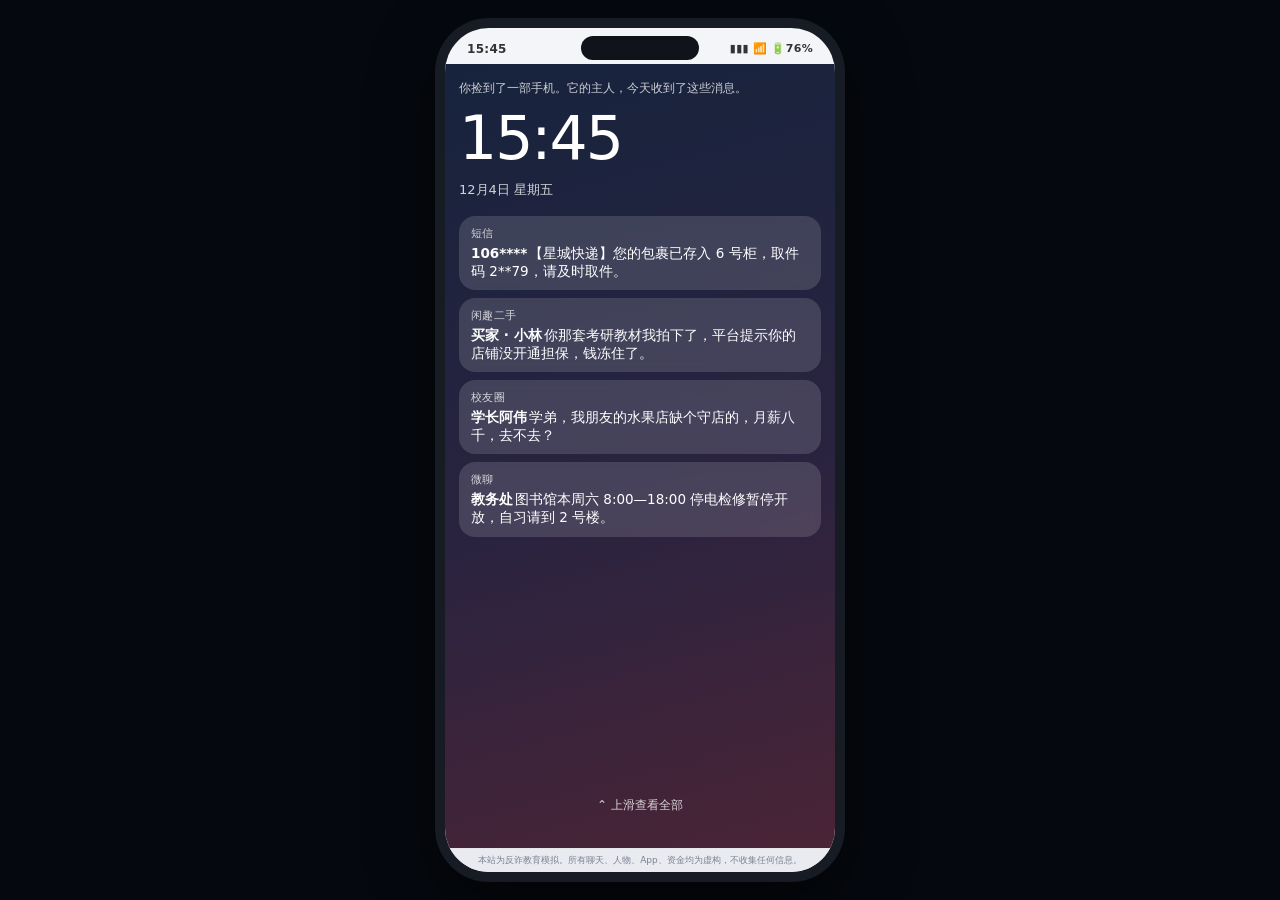
<file: index.html>
<!DOCTYPE html>
<html lang="zh-CN">
<head>
<meta charset="utf-8">
<meta name="viewport" content="width=device-width, initial-scale=1, viewport-fit=cover">
<title>入局 · 大学生反诈沉浸实验室</title>
<link rel="stylesheet" href="core/style.css">
</head>
<body>
<div id="app">
  <aside id="aside">
    <h2>课堂解说</h2>
    <div id="aside-body"></div>
    <div class="aside-foot">1/2/3 选选项 · 空格 继续 · R 翻面 · C 退出课堂模式</div>
  </aside>
  <div id="phone">
    <div class="notch" aria-hidden="true"></div>
    <div class="statusbar">
      <span id="sb-time">--:--</span>
      <span id="class-tag">课堂模式</span>
      <span id="kiosk-tag">展台模式</span>
      <span class="sb-right"><span class="sb-ico" aria-hidden="true">▮▮▮</span> <span aria-hidden="true">📶</span> <span aria-label="电量 76%">🔋76%</span></span>
    </div>
    <main id="screen" aria-live="polite"></main>
    <div id="foot">本站为反诈教育模拟。所有聊天、人物、App、资金均为虚构，不收集任何信息。</div>
    <div id="toast"></div>
    <div id="modal"></div>
  </div>
</div>
<script src="core/core.js"></script>
<script src="core/widgets.js"></script>
<script src="core/engine.js"></script>
<script src="core/reveal.js"></script>
<script src="core/real.js"></script>
<script src="core/inbox.js"></script>
<script src="core/day2.js"></script>
<script src="core/manifest.js"></script>
<script>RJ.boot();</script>
</body>
</html>
</file>
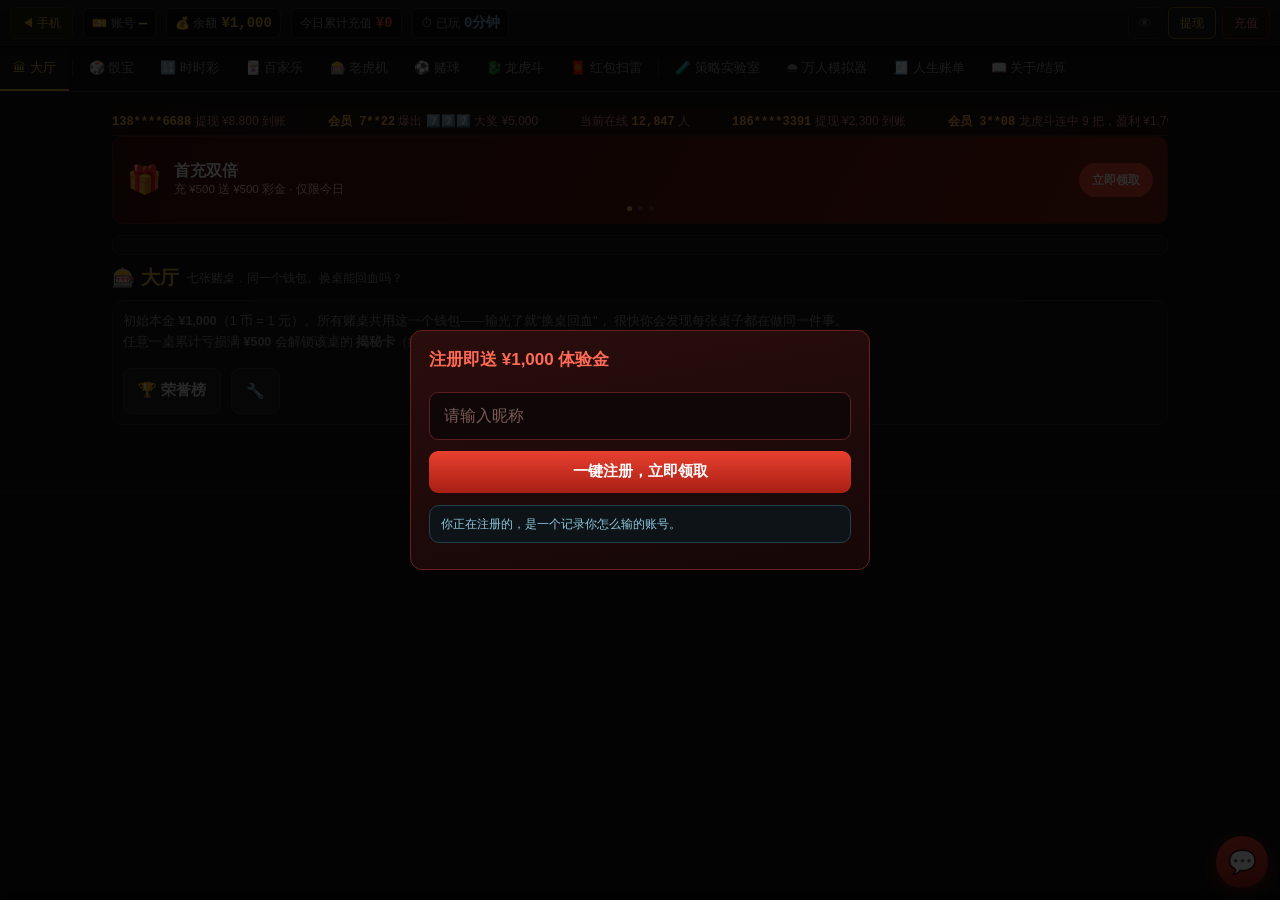
<file: m/wangdu/index.html>
<!DOCTYPE html>
<html lang="zh-CN">
<head>
<meta charset="utf-8">
<meta name="viewport" content="width=device-width,initial-scale=1,viewport-fit=cover">
<meta name="theme-color" content="#121212">
<title>十赌九骗 · 大学生网赌揭秘实验室</title>
<style>
/* ============================================================
   十赌九骗 · 大学生网赌揭秘实验室
   单文件 / 零外部依赖 / 断网可运行 / 手机竖屏适配
   ============================================================ */
*{box-sizing:border-box;-webkit-tap-highlight-color:transparent}
:root{
  --bg:#121212; --bg2:#191919; --bg3:#232323; --bg4:#2c2c2c;
  --gold:#d4af37; --gold2:#f0d97a; --golddim:#7a6420;
  --red:#c0392b; --red2:#e74c3c; --green:#27ae60;
  --txt:#ececec; --dim:#8d8d8d; --dim2:#5f5f5f;
  --felt1:#0e3d27; --felt2:#061a11;
  --mono:ui-monospace,SFMono-Regular,Menlo,Consolas,"Courier New",monospace;
  --sans:-apple-system,BlinkMacSystemFont,"PingFang SC","Hiragino Sans GB","Microsoft YaHei",sans-serif;
}
html,body{margin:0;padding:0;background:var(--bg);color:var(--txt);
  font-family:var(--sans);font-size:15px;line-height:1.6;
  -webkit-text-size-adjust:100%;overscroll-behavior-y:none}
body{padding-bottom:60px}
h1,h2,h3,h4{margin:0 0 .5em;font-weight:700;line-height:1.3}
a{color:var(--gold)}
button{font-family:inherit;font-size:inherit;cursor:pointer;border:none;background:none;color:inherit}
button:disabled{opacity:.4;cursor:not-allowed}
.hide{display:none!important}
.mono{font-family:var(--mono)}

/* ---------- 顶部三常量（核心心理设计） ---------- */
#topbar{position:sticky;top:0;z-index:60;background:linear-gradient(180deg,#1c1c1c,#141414);
  border-bottom:1px solid #000;box-shadow:0 2px 12px rgba(0,0,0,.7)}
#topbar .row{display:flex;align-items:center;gap:10px;padding:7px 10px;flex-wrap:wrap}
.const{display:flex;align-items:baseline;gap:4px;font-size:12px;color:var(--dim);
  background:#0d0d0d;border:1px solid #2a2a2a;border-radius:6px;padding:3px 8px}
.const b{font-family:var(--mono);font-size:14px;color:var(--txt);font-weight:600}
.const.bal b{color:var(--gold)}
.const.rc b{color:var(--red2)}
.const.tm b{color:#7fb3d5}
.const b.pop{animation:pop .45s ease}
@keyframes pop{0%{transform:scale(1)}35%{transform:scale(1.35);color:#fff}100%{transform:scale(1)}}
.tb-actions{margin-left:auto;display:flex;gap:6px}
.tb-actions button{font-size:12px;padding:6px 11px;border-radius:6px;border:1px solid #333;
  background:#1e1e1e;min-height:32px}
.tb-actions .btn-dep{border-color:var(--golddim);color:var(--gold)}
.tb-actions .btn-re{border-color:#5a2020;color:#e08a80;background:#210f0f}
/* §3.1 返回主页（离开赌场）——顶栏最左，全程可见 */
.tb-leave{flex:0 0 auto;font-size:12px;padding:6px 11px;border-radius:6px;min-height:32px;
  border:1px solid #3a2f18;background:#1e1a0c;color:var(--gold)}
#bonusChip{font-size:11px;color:#ffb84d;border:1px dashed #7a5a10;border-radius:6px;
  padding:2px 7px;background:#1d1608}

/* ---------- 导航 ---------- */
#nav{position:sticky;top:0;z-index:55;background:#0f0f0f;border-bottom:1px solid #262626;
  overflow-x:auto;overflow-y:hidden;white-space:nowrap;-webkit-overflow-scrolling:touch;
  scrollbar-width:none}
#nav::-webkit-scrollbar{display:none}
#nav button{display:inline-block;padding:11px 13px;font-size:13px;color:var(--dim);
  border-bottom:2px solid transparent;min-height:44px;white-space:nowrap}
#nav button.on{color:var(--gold);border-bottom-color:var(--gold);background:#161616}
#nav button.locked{color:#4a4a4a}
#nav .sep{display:inline-block;width:1px;height:18px;background:#2a2a2a;vertical-align:middle;margin:0 3px}

/* ---------- 布局 ---------- */
main{max-width:1080px;margin:0 auto;padding:14px 12px 40px}
.view{display:none}
.view.on{display:block;animation:fade .3s ease}
@keyframes fade{from{opacity:0;transform:translateY(6px)}to{opacity:1;transform:none}}
.card{background:var(--bg2);border:1px solid #262626;border-radius:10px;padding:14px;margin-bottom:12px}
.card.tight{padding:10px}
h2.page{font-size:19px;color:var(--gold);display:flex;align-items:center;gap:8px;flex-wrap:wrap}
h2.page .sub{font-size:12px;color:var(--dim);font-weight:400}
.note{font-size:12.5px;color:var(--dim);line-height:1.7}
.hr{height:1px;background:#262626;margin:12px 0}
.row{display:flex;gap:8px;flex-wrap:wrap;align-items:center}
.grow{flex:1;min-width:0}

/* ---------- 大厅卡片墙 ---------- */
#lobbyGrid{display:grid;grid-template-columns:repeat(auto-fill,minmax(238px,1fr));gap:12px}
.tcard{position:relative;border-radius:12px;padding:14px;overflow:hidden;cursor:pointer;
  background:linear-gradient(160deg,#1e1e1e,#141414);border:1px solid #2b2b2b;
  transition:transform .16s,border-color .16s,box-shadow .16s;min-height:132px;
  display:flex;flex-direction:column}
.tcard:hover{transform:translateY(-3px);border-color:var(--golddim);box-shadow:0 8px 24px rgba(0,0,0,.6)}
.tcard .ico{font-size:26px;line-height:1}
.tcard .nm{font-size:16px;font-weight:700;margin:6px 0 2px;color:#fff}
.tcard .ad{font-size:12.5px;color:#b9a06a;line-height:1.5;flex:1}
.tcard .st{font-size:11.5px;color:var(--dim2);margin-top:8px;display:flex;justify-content:space-between;gap:6px}
.tcard .st .loss{color:#c07268}
.tcard.unlocked{border-color:#3a2a2a}
.tcard .stamp{position:absolute;right:-6px;top:8px;transform:rotate(14deg);
  font-size:10px;color:#e8b4ac;border:1.5px solid #8a3a30;border-radius:4px;padding:1px 5px;
  background:rgba(120,30,24,.35);letter-spacing:1px}
#lobbyFoot{margin-top:14px;display:flex;gap:10px;flex-wrap:wrap;align-items:center}

/* ---------- 赌桌通用 ---------- */
.table-wrap{border-radius:12px;padding:16px 14px;position:relative;
  background:
    radial-gradient(ellipse at 50% 0%,rgba(255,255,255,.07),transparent 62%),
    radial-gradient(ellipse at 50% 55%,var(--felt1),var(--felt2) 78%);
  border:1px solid #14361f;box-shadow:inset 0 0 60px rgba(0,0,0,.65)}
.table-head{display:flex;align-items:center;gap:8px;margin-bottom:12px;flex-wrap:wrap}
.table-head h2{font-size:18px;margin:0;color:var(--gold)}
.eye{margin-left:auto;font-size:12px;border:1px solid #333;border-radius:6px;padding:6px 10px;
  background:#151515;color:#aaa;min-height:32px}
.eye.on{border-color:var(--gold);color:var(--gold);background:#1e1a0c}
.bet-row{display:flex;gap:8px;flex-wrap:wrap;margin:10px 0}
.bet-btn{flex:1;min-width:96px;min-height:56px;border-radius:9px;border:1px solid #3a3a3a;
  background:linear-gradient(180deg,#262626,#1a1a1a);color:#eee;font-size:14px;font-weight:600;
  display:flex;flex-direction:column;align-items:center;justify-content:center;gap:2px;padding:8px}
.bet-btn small{font-size:10.5px;color:var(--dim);font-weight:400}
.bet-btn:hover:not(:disabled){border-color:var(--gold);background:linear-gradient(180deg,#302a16,#201c0e)}
.bet-btn.sel{border-color:var(--gold);background:linear-gradient(180deg,#3a3116,#241e0d);color:var(--gold2)}
.bet-btn.wide{flex:0 0 auto;min-width:74px;min-height:44px;font-size:13px}
.chips{display:flex;gap:6px;flex-wrap:wrap;align-items:center;margin:8px 0}
.chip{min-width:52px;min-height:38px;border-radius:19px;border:1px solid #444;background:#1c1c1c;
  font-family:var(--mono);font-size:13px;color:#ddd;padding:0 12px}
.chip.sel{border-color:var(--gold);color:var(--gold);background:#241e0d}
.chip.bonus{border-color:#7a5a10;color:#ffb84d}
/* §17.1 筹码档位扩到 ¥5,000 + 全押/加倍 */
.chip.vip{border-color:#7a6420;color:#f0d97a;background:#1e1a0c;position:relative}
.chip.vip i{font-style:normal;font-size:8px;line-height:1.3;position:absolute;top:-7px;right:-5px;
  background:linear-gradient(180deg,#f6e27a,#c9a227);color:#3a2a05;border-radius:3px;padding:0 3px}
.chip.dbl{border-color:#3a5a7a;color:#8fc7dd}
.chip.allin{border-color:#7a2a20;color:#ff8a72;background:#1e0d0a}
.chip.allin.pulse{animation:allinPulse 1.1s ease-in-out infinite}
@keyframes allinPulse{0%,100%{box-shadow:0 0 0 0 rgba(232,64,47,.75);border-color:#7a2a20}
  50%{box-shadow:0 0 0 9px rgba(232,64,47,0);border-color:#e8402f;background:#2a100c}}
/* §17.2 赌徒心理诱导（结算页自曝） */
.allin-tip{font-size:12px;color:#ff8a72;text-align:center;margin:-3px 0 8px;font-weight:600;
  animation:blink 1.4s infinite}
.allin-tip b{color:#ffd0c4}
.stage{display:flex;align-items:center;justify-content:center;gap:12px;min-height:120px;
  margin:8px 0;flex-wrap:wrap;padding:8px 0}
.out{font-size:13px;color:#cfe8d8;min-height:24px;text-align:center;line-height:1.7}
.out .win{color:var(--green);font-weight:700}
.out .lose{color:var(--red2);font-weight:700}
.out .push{color:#d8c98a;font-weight:700}
.stat-line{display:flex;gap:12px;flex-wrap:wrap;font-size:11.5px;color:var(--dim);
  border-top:1px solid #1e3a29;padding-top:9px;margin-top:9px}
.stat-line b{color:#bcd8c8;font-family:var(--mono)}

/* ---------- 骰子 ---------- */
.die{width:58px;height:58px;border-radius:11px;background:linear-gradient(145deg,#fafafa,#d8d8d8);
  box-shadow:0 4px 14px rgba(0,0,0,.6),inset 0 -3px 8px rgba(0,0,0,.18);position:relative;
  display:grid;grid-template-columns:repeat(3,1fr);grid-template-rows:repeat(3,1fr);
  padding:7px;gap:2px}
.die i{width:9px;height:9px;border-radius:50%;background:#1b1b1b;align-self:center;justify-self:center;
  opacity:0}
.die i.on{opacity:1}
.die.rolling{animation:droll .38s linear infinite}
@keyframes droll{0%{transform:rotate(0) translateY(0)}25%{transform:rotate(90deg) translateY(-8px)}
  50%{transform:rotate(180deg) translateY(0)}75%{transform:rotate(270deg) translateY(-6px)}
  100%{transform:rotate(360deg) translateY(0)}}

/* ---------- 时时彩 ---------- */
.balls{display:flex;gap:7px;justify-content:center;flex-wrap:wrap}
.ball{width:46px;height:58px;border-radius:8px;background:linear-gradient(180deg,#2a2a2a,#161616);
  border:1px solid #3a3a3a;display:flex;align-items:center;justify-content:center;
  font-family:var(--mono);font-size:25px;font-weight:700;color:var(--gold);position:relative;
  perspective:400px}
.ball .flip{position:absolute;inset:0;display:flex;align-items:center;justify-content:center;
  backface-visibility:hidden}
.ball.spin{animation:bspin .5s ease}
@keyframes bspin{0%{transform:rotateX(0)}100%{transform:rotateX(720deg)}}
.ball.hit{border-color:var(--green);box-shadow:0 0 14px rgba(39,174,96,.6);color:#7ee2a8}
.countdown{font-family:var(--mono);font-size:12px;color:#8fb8d8}
.auto-box{display:flex;align-items:center;gap:8px;flex-wrap:wrap;font-size:12.5px;color:var(--dim);
  background:#101010;border:1px solid #262626;border-radius:8px;padding:9px 11px;margin-top:10px}
.switch{width:46px;height:26px;border-radius:13px;background:#333;position:relative;transition:.2s;flex:0 0 auto}
.switch::after{content:'';position:absolute;top:3px;left:3px;width:20px;height:20px;border-radius:50%;
  background:#999;transition:.2s}
.switch.on{background:#5a1a1a}
.switch.on::after{left:23px;background:var(--red2)}

/* ---------- 百家乐 ---------- */
.hand{display:flex;gap:6px;align-items:center;justify-content:center;flex-wrap:wrap;min-height:74px}
.pcard{width:46px;height:66px;border-radius:6px;background:linear-gradient(160deg,#fff,#e2e2e2);
  color:#111;display:flex;flex-direction:column;align-items:center;justify-content:center;
  font-weight:700;box-shadow:0 3px 10px rgba(0,0,0,.5);animation:deal .3s ease}
@keyframes deal{from{transform:translateY(-22px) rotate(-8deg);opacity:0}to{transform:none;opacity:1}}
.pcard.red{color:#c0392b}
.pcard small{font-size:15px;line-height:1}
.pcard b{font-size:16px;line-height:1.15}
.handbox{flex:1;min-width:150px;text-align:center}
.handbox .lbl{font-size:12px;color:#9fc7b0;margin-bottom:5px;letter-spacing:2px}
.handbox .tot{font-family:var(--mono);font-size:15px;color:var(--gold);margin-top:5px}

/* ---------- 老虎机 ---------- */
.slot{display:flex;gap:6px;justify-content:center;background:#0a0a0a;border:2px solid var(--golddim);
  border-radius:12px;padding:10px;box-shadow:inset 0 0 30px rgba(0,0,0,.9)}
.reel{width:74px;height:92px;overflow:hidden;background:#141414;border-radius:7px;position:relative}
.reel .strip{position:absolute;left:0;right:0;top:0}
.reel .sym{height:92px;display:flex;align-items:center;justify-content:center;font-size:44px;line-height:1}
.reel.win .sym{filter:drop-shadow(0 0 12px #ffd75e)}
.paytable{font-size:11.5px;color:var(--dim);line-height:1.85;font-family:var(--mono)}
.paytable b{color:#d8c98a}

/* ---------- 赌球 ---------- */
.match{display:flex;align-items:center;justify-content:center;gap:14px;font-size:19px;font-weight:700;
  padding:10px 0}
.match .vs{color:var(--dim);font-size:13px;font-weight:400}
.odds{display:flex;gap:8px;flex-wrap:wrap;margin:8px 0}
.odd{flex:1;min-width:88px;min-height:60px;border-radius:9px;border:1px solid #3a3a3a;
  background:linear-gradient(180deg,#242424,#181818);display:flex;flex-direction:column;
  align-items:center;justify-content:center;gap:2px;padding:6px}
.odd b{font-family:var(--mono);font-size:18px;color:var(--gold)}
.odd span{font-size:11.5px;color:var(--dim)}
.odd.sel{border-color:var(--gold);background:linear-gradient(180deg,#3a3116,#241e0d)}

/* ---------- 龙虎斗 ---------- */
.lh{display:flex;gap:10px;align-items:center;justify-content:center;flex-wrap:wrap}
.lh .side{flex:1;min-width:120px;text-align:center}
.lh .side .lbl{font-size:13px;letter-spacing:3px;color:#9fc7b0;margin-bottom:6px}

/* ---------- 红包 ---------- */
.rp{width:120px;height:150px;margin:0 auto;position:relative;cursor:pointer;
  transition:transform .5s cubic-bezier(.3,1.4,.5,1)}
.rp .body{position:absolute;inset:0;border-radius:10px;background:linear-gradient(160deg,#e8402f,#a81f14);
  box-shadow:0 8px 26px rgba(0,0,0,.6)}
.rp .flap{position:absolute;left:0;right:0;top:0;height:62px;border-radius:10px 10px 40% 40%/10px 10px 55% 55%;
  background:linear-gradient(180deg,#ff5c47,#cf2a1a);transform-origin:top;transition:transform .45s;z-index:2}
.rp .seal{position:absolute;left:50%;top:52px;transform:translateX(-50%);width:38px;height:38px;
  border-radius:50%;background:radial-gradient(circle at 35% 30%,#ffe9a8,#d4af37);z-index:3;
  display:flex;align-items:center;justify-content:center;font-size:17px;color:#7a1010;font-weight:700;
  box-shadow:0 2px 8px rgba(0,0,0,.5)}
.rp.open .flap{transform:rotateX(180deg)}
.rp.open .seal{opacity:0}
.rp .amt{position:absolute;left:0;right:0;bottom:24px;text-align:center;font-family:var(--mono);
  font-size:26px;font-weight:700;color:#ffe9a8;opacity:0;transition:opacity .3s .35s;z-index:1}
.rp.open .amt{opacity:1}
.histo{display:flex;align-items:flex-end;gap:4px;height:96px;padding:6px 4px 0;background:#0d0d0d;
  border:1px solid #262626;border-radius:8px}
.histo .hb{flex:1;background:linear-gradient(180deg,#3a6b52,#1e3d2e);border-radius:3px 3px 0 0;
  position:relative;min-height:2px;transition:height .3s}
.histo .hb.hot{background:linear-gradient(180deg,#e8402f,#8a1f14)}
.histo .hb span{position:absolute;bottom:-19px;left:0;right:0;text-align:center;font-size:10.5px;
  color:var(--dim);font-family:var(--mono)}
.histo-wrap{padding-bottom:22px}

/* ---------- 揭秘卡 ---------- */
#cardLayer{position:fixed;inset:0;z-index:200;background:rgba(0,0,0,.86);display:flex;
  align-items:center;justify-content:center;padding:16px;overflow-y:auto}
.reveal{width:100%;max-width:560px;perspective:1400px}
.rv-wrap{width:100%;max-width:560px;display:flex;flex-direction:column;align-items:center;gap:13px}
.rv-wrap > .btn{margin:0;width:100%;max-width:320px}
.rv-inner{position:relative;transform-style:preserve-3d;transition:transform .85s cubic-bezier(.4,.1,.2,1);
  min-height:330px}
.reveal.flip .rv-inner{transform:rotateY(180deg)}
.rv-face{position:absolute;inset:0;backface-visibility:hidden;border-radius:14px;padding:20px;
  display:flex;flex-direction:column;justify-content:center;align-items:center;text-align:center}
.rv-front{background:linear-gradient(155deg,#1a1a1a,#0b0b0b);border:1px solid #333}
.rv-front .nm{font-size:27px;font-weight:700;color:#fff;letter-spacing:3px}
.rv-front .tag{margin-top:10px;font-size:12px;color:var(--dim);letter-spacing:2px}
.rv-back{background:#f4f2ec;color:#151515;transform:rotateY(180deg);border:1px solid #d8d4c8;
  align-items:flex-start;text-align:left;justify-content:flex-start;overflow-y:auto;max-height:76vh}
.rv-back h3{color:#8a1f14;font-size:16px;letter-spacing:1px;border-bottom:2px solid #8a1f14;
  padding-bottom:6px;width:100%}
.rv-back .formula{font-family:var(--mono);font-size:13px;background:#e8e4d8;border-left:3px solid #8a1f14;
  padding:9px 11px;border-radius:4px;margin:9px 0;white-space:pre-wrap;line-height:1.85;width:100%;
  overflow-x:auto;color:#1b1b1b}
.rv-back .punch{font-size:16.5px;font-weight:700;color:#8a1f14;line-height:1.6;margin:10px 0}
.rv-back p{font-size:13.5px;margin:7px 0;color:#2a2a2a;line-height:1.8}
.rv-back .tags{margin-top:auto;padding-top:10px;font-size:11.5px;color:#6a6558;width:100%}
.rv-back .tags i{font-style:normal;border:1px solid #b8b2a0;border-radius:4px;padding:2px 7px;
  margin-right:5px;display:inline-block;margin-top:4px}

/* ---------- 弹窗 ---------- */
.modal{position:fixed;inset:0;z-index:150;background:rgba(0,0,0,.82);display:flex;
  align-items:center;justify-content:center;padding:14px;overflow-y:auto}
.modal .box{background:#191919;border:1px solid #2e2e2e;border-radius:12px;width:100%;max-width:460px;
  padding:18px;max-height:92vh;overflow-y:auto;animation:up .28s ease}
@keyframes up{from{transform:translateY(22px);opacity:0}to{transform:none;opacity:1}}
.modal .box.gamble{background:linear-gradient(170deg,#2a0d0d,#160707);border-color:#6a1f1f}
.modal h3{font-size:17px;color:var(--gold)}
.modal .box.gamble h3{color:#ff6a55}
.btn{display:block;width:100%;min-height:46px;border-radius:9px;font-size:15px;font-weight:600;
  margin-top:9px;padding:10px;text-align:center}
.btn.p{background:linear-gradient(180deg,#d4af37,#a5861f);color:#1a1405}
.btn.g{background:linear-gradient(180deg,#e8402f,#a81f14);color:#fff}
.btn.s{background:#242424;border:1px solid #3a3a3a;color:#ddd}
.btn.shine{position:relative;overflow:hidden}
.btn.shine::after{content:'';position:absolute;top:0;left:-60%;width:40%;height:100%;
  background:linear-gradient(90deg,transparent,rgba(255,255,255,.45),transparent);
  animation:sh 1.5s infinite}
@keyframes sh{0%{left:-60%}60%,100%{left:130%}}
.tiers{display:grid;grid-template-columns:1fr 1fr;gap:9px;margin:12px 0}
.tier{border:1px solid #5a2020;border-radius:9px;padding:9px 7px;background:linear-gradient(170deg,#2a1010,#1a0808);
  text-align:center;min-height:72px;display:flex;flex-direction:column;justify-content:center;gap:2px}
.tier:hover{border-color:#ff6a55}
.tier .amt{font-family:var(--mono);font-size:20px;font-weight:700;color:#ff8a72}
.tier .tag{font-size:11.5px;color:#c98a80;line-height:1.45}
.tier .gift{font-size:10.5px;color:#ffb84d}
.alert-list{background:#0f0f0f;border:1px solid #2a2a2a;border-radius:9px;padding:12px 12px 12px 30px;
  margin:11px 0;font-size:13.5px;line-height:2;color:#e0d6b8}
.alert-list li{color:#e8dcb8}
.alert-list b{color:#ff8a72;font-family:var(--mono)}
.mini{font-size:11px;color:var(--dim2);line-height:1.6}
.bonus-rule{font-size:10.5px;color:#4a4a4a;line-height:1.6;margin-top:10px;
  border-top:1px dashed #262626;padding-top:8px}

/* ---------- 亏损横幅 ---------- */
#banner{position:fixed;left:0;right:0;bottom:0;z-index:120;background:linear-gradient(180deg,#2a0d0d,#160707);
  border-top:1px solid #7a2a20;padding:11px 14px;transform:translateY(110%);transition:transform .4s;
  box-shadow:0 -6px 22px rgba(0,0,0,.7)}
#banner.on{transform:none}
#banner .t{font-size:13.5px;color:#ffb0a0;line-height:1.65;padding-right:26px}
#banner .x{position:absolute;right:9px;top:8px;color:#7a5a55;font-size:19px;padding:4px 8px;min-height:32px}

/* ---------- 庄家视角 ---------- */
#gmPanel{position:fixed;right:10px;bottom:74px;z-index:130;width:min(340px,calc(100vw - 20px));
  background:#0c0c0c;border:1px solid var(--golddim);border-radius:12px;padding:14px;
  box-shadow:0 10px 40px rgba(0,0,0,.85);max-height:80vh;overflow-y:auto}
#gmPanel h4{color:var(--gold);font-size:14px;margin-bottom:8px}
.gm-stat{display:flex;justify-content:space-between;font-size:12.5px;padding:5px 0;
  border-bottom:1px solid #1e1e1e;color:var(--dim)}
.gm-stat b{font-family:var(--mono);color:#e8c86a}
.flow{display:flex;align-items:center;justify-content:space-between;gap:5px;margin:12px 0;
  font-size:11px;color:var(--dim)}
.flow .nd{text-align:center;flex:1}
.flow .nd .ic{font-size:21px;display:block}
.flow .ar{color:var(--golddim);font-size:15px}
.pump{width:100%;height:7px;background:#1a1a1a;border-radius:4px;overflow:hidden;margin-top:4px}
.pump i{display:block;height:100%;background:linear-gradient(90deg,#d4af37,#c0392b);width:0;
  transition:width .8s}

/* ---------- Canvas 图 ---------- */
canvas{display:block;max-width:100%;border-radius:8px;background:#0d0d0d}
.grid2{display:grid;grid-template-columns:repeat(auto-fit,minmax(280px,1fr));gap:12px}
.sim-box{position:relative}
.sim-legend{font-size:11.5px;color:var(--dim);margin-top:6px;line-height:1.8}

/* ---------- 结果大字 ---------- */
.big{font-family:var(--mono);font-size:32px;font-weight:700;color:var(--gold);line-height:1.15}
.kpi{display:grid;grid-template-columns:repeat(auto-fit,minmax(112px,1fr));gap:9px;margin:12px 0}
.kpi > div{background:#141414;border:1px solid #262626;border-radius:9px;padding:10px;text-align:center}
.kpi .v{font-family:var(--mono);font-size:20px;font-weight:700;color:var(--gold)}
.kpi .k{font-size:11px;color:var(--dim);margin-top:3px}
.verdict{background:linear-gradient(160deg,#1c1508,#0d0a04);border:1px solid var(--golddim);
  border-radius:11px;padding:18px;margin:14px 0;text-align:center}
.verdict .q{font-size:17px;line-height:1.85;color:var(--gold2);font-weight:700}

/* ---------- 账单 ---------- */
.bill-line{display:flex;justify-content:space-between;gap:10px;padding:8px 0;border-bottom:1px solid #1f1f1f;
  font-size:13.5px}
.bill-line b{font-family:var(--mono);color:#e8c86a}
.bill-line.total{border-bottom:none;border-top:2px solid var(--red);margin-top:6px;padding-top:11px;font-size:16px}
.bill-line.total b{color:var(--red2);font-size:22px}
.steps{position:relative;padding-left:30px;margin:14px 0}
.steps::before{content:'';position:absolute;left:9px;top:6px;bottom:6px;width:2px;background:#2a2a2a}
.step{position:relative;padding:9px 0 13px;opacity:.28;transition:opacity .6s}
.step.on{opacity:1}
.step::before{content:'';position:absolute;left:-27px;top:13px;width:14px;height:14px;border-radius:50%;
  background:#2a2a2a;border:2px solid #121212;transition:.5s}
.step.on::before{background:var(--red);box-shadow:0 0 12px rgba(192,57,43,.85)}
.step .lv{font-size:11px;color:var(--dim2);letter-spacing:2px}
.step .ttl{font-size:15px;font-weight:700;color:#e8b4ac}
.step.on .ttl{color:var(--red2)}
.step .txt{font-size:12.5px;color:var(--dim);line-height:1.7}
.law{font-size:13px;line-height:1.95;color:#d8d0c0}
.law b{color:#e8b4ac}
.law .hot{color:var(--gold);font-family:var(--mono);font-size:16px}

/* ---------- 收尾 ---------- */
#finale{position:fixed;inset:0;z-index:300;background:#000;display:flex;align-items:center;
  justify-content:center;padding:26px;text-align:center}
#finale .q{font-size:clamp(17px,4.6vw,29px);line-height:2.05;color:#e8e2d0;font-weight:700;letter-spacing:1px}
#finale .q em{font-style:normal;color:var(--gold)}
#finale .q .r{color:var(--red2)}
.fadein{animation:fi 1.6s ease}
@keyframes fi{from{opacity:0;transform:translateY(14px)}to{opacity:1;transform:none}}

/* ---------- 朋友圈 ---------- */
.moments{display:grid;grid-template-columns:repeat(auto-fill,minmax(212px,1fr));gap:10px;margin-top:12px}
.mom{background:#1e1e1e;border:1px solid #2c2c2c;border-radius:10px;padding:11px;animation:fi .7s ease backwards}
.mom .hd{display:flex;gap:8px;align-items:center;margin-bottom:7px}
.mom .av{width:32px;height:32px;border-radius:5px;background:linear-gradient(140deg,#3a5a7a,#1e2f42);
  display:flex;align-items:center;justify-content:center;font-size:14px;color:#cfe4f5;flex:0 0 auto}
.mom .nm{font-size:12.5px;color:#9ab8d8}
.mom .tx{font-size:12.5px;line-height:1.65;color:#dcdcdc}
.mom .pic{margin-top:7px;background:#0d0d0d;border:1px solid #2a2a2a;border-radius:6px;padding:9px;
  font-family:var(--mono);font-size:11.5px;color:#6fcf97;line-height:1.75}
.mom .pic .r{color:#e07a6a}

/* ---------- 关于 ---------- */
table.tbl{width:100%;border-collapse:collapse;font-size:12.5px}
table.tbl th,table.tbl td{border:1px solid #262626;padding:7px 9px;text-align:left}
table.tbl th{background:#1a1a1a;color:var(--gold);font-weight:600}
table.tbl td:first-child{color:#cfe0d5;white-space:nowrap}

/* ============================================================
   §13.1 赌场气质还原（视觉拟真层）
   ============================================================ */
/* ---------- 启动页 ---------- */
#splash{position:fixed;inset:0;z-index:400;display:flex;flex-direction:column;
  align-items:center;justify-content:center;padding:24px;text-align:center;
  background:radial-gradient(ellipse at 50% 32%,#2e1c07,#0a0603 68%);
  /* 兜底：即使脚本异常，启动页也会自行退场，绝不永久挡住应用 */
  animation:splashOut .5s ease 2.2s forwards}
@keyframes splashOut{to{opacity:0;visibility:hidden;pointer-events:none}}
#splash .logo{font-size:44px;filter:drop-shadow(0 0 22px rgba(212,175,55,.65))}
#splash .nm{font-size:clamp(22px,7vw,30px);font-weight:800;letter-spacing:7px;margin:12px 0 6px;
  background:linear-gradient(180deg,#f8e88c,#c9a227);-webkit-background-clip:text;
  background-clip:text;color:transparent}
#splash .sub{font-size:12.5px;color:#c9a227;letter-spacing:4px}
#splash .bar{width:min(260px,70vw);height:5px;background:#241a08;border-radius:3px;
  overflow:hidden;margin:28px 0 9px}
#splash .bar i{display:block;height:100%;width:0;
  background:linear-gradient(90deg,#8a6a12,#f8e88c);transition:width .25s linear}
#splash .pct{font-family:var(--mono);font-size:11.5px;color:#8a7a4a}
#splash .skip{margin-top:20px;font-size:12px;color:#8a7a4a;border:1px solid #3a2f18;
  border-radius:6px;padding:8px 18px;background:#140f05;min-height:36px}
#splash .legal{position:absolute;left:0;right:0;bottom:0;padding:11px 16px;
  font-size:10.5px;color:#7a7260;line-height:1.65;background:rgba(0,0,0,.55);
  border-top:1px solid #241a08}

/* ---------- §15.2 冷色忠告改为 👁 点开显示（默认收起） ---------- */
#eyeCold{font-size:14px;padding:6px 9px;border-radius:6px;border:1px solid #2a2a2a;
  background:#161616;color:#6f6f6f;min-height:32px;line-height:1}
#eyeCold.on{border-color:#24404d;color:#8fc7dd;background:#0d1317}
#coldBar{background:#0b1116;border-bottom:1px solid #1c3340;color:#8fc7dd;
  font-size:11.5px;padding:6px 12px;line-height:1.65;text-align:center}
#coldBar b{color:#d6eef8;font-family:var(--mono)}

/* ---------- §15.3 页脚常驻合规小字 ---------- */
#siteFoot{text-align:center;font-size:10.5px;color:#545454;line-height:1.75;
  padding:14px 14px 8px;border-top:1px solid #1c1c1c;margin-top:14px}
#siteFoot b{color:#6f6f6f;font-weight:400}

/* ---------- §13.1 跑马灯 ---------- */
#marquee{overflow:hidden;background:linear-gradient(90deg,#1a0d0d,#261111,#1a0d0d);
  border-bottom:1px solid #3a1a1a;height:30px;position:relative}
#marquee .track{position:absolute;top:0;left:0;white-space:nowrap;will-change:transform;
  animation:mq 52s linear infinite;font-size:12px;line-height:30px;color:#c98a80}
#marquee .track b{color:#ffb84d;font-family:var(--mono)}
#marquee .track span{margin-right:42px}
@keyframes mq{from{transform:translateX(0)}to{transform:translateX(-50%)}}

/* ---------- Banner 轮播 ---------- */
#bnr{position:relative;height:88px;border-radius:10px;overflow:hidden;margin-bottom:11px;
  border:1px solid #4a2418;background:#1a0a0a}
#bnr .sl{position:absolute;inset:0;opacity:0;transition:opacity .65s;display:flex;
  align-items:center;gap:12px;padding:0 14px;pointer-events:none}
#bnr .sl.on{opacity:1;pointer-events:auto}
#bnr .sl .ic{font-size:28px;flex:0 0 auto}
#bnr .sl .tt{font-size:15.5px;font-weight:800;color:#fff;line-height:1.3}
#bnr .sl .ds{font-size:11.5px;color:#ffd9c9;line-height:1.5}
#bnr .sl .go{margin-left:auto;font-size:11.5px;padding:8px 13px;border-radius:18px;
  background:#e8402f;color:#fff;font-weight:700;flex:0 0 auto;
  animation:breath 1.5s ease-in-out infinite}
@keyframes breath{0%,100%{box-shadow:0 0 0 0 rgba(232,64,47,.75)}
  50%{box-shadow:0 0 0 9px rgba(232,64,47,0)}}
#bnr .dots{position:absolute;bottom:5px;left:0;right:0;text-align:center;z-index:2}
#bnr .dots i{display:inline-block;width:5px;height:5px;border-radius:50%;background:#7a4a3a;margin:0 3px}
#bnr .dots i.on{background:#ffb84d}

/* ---------- §13.2 双标语系统 ---------- */
.slogan{border-radius:10px;padding:11px 13px;margin-bottom:9px}
.modal .slogan{padding:8px 11px;margin-bottom:8px}
.modal .slogan-red .tx{font-size:12.5px;line-height:1.7}
.modal .slogan-red .tx.poem{font-size:11.5px;line-height:1.8}
.modal .slogan-cold .tx{font-size:11.5px;line-height:1.75}
.modal .tiers{gap:7px;margin:9px 0}
.modal .btn{min-height:42px;margin-top:7px}
.slogan-red{background:linear-gradient(170deg,#2a0d0d,#1a0707);border:1px solid #6a1f1f}
.slogan-red .tx{font-size:14px;color:#ff8a72;line-height:1.85;font-weight:600}
.slogan-red .tx.poem{font-size:12.5px;color:#ffb0a0;letter-spacing:.4px;line-height:2}
.slogan-cold{background:#0d1317;border:1px solid #24404d}
.slogan-cold .tx{font-size:13px;color:#8fc7dd;line-height:1.9}
.slogan-cold .tx b{color:#d6eef8;font-family:var(--mono)}
.dual{margin-bottom:11px}
.dual .hd{font-size:10.5px;letter-spacing:2px;color:var(--dim2);margin-bottom:5px}

/* ---------- §13.1 VIP 等级条 ---------- */
#vipBar{display:flex;align-items:center;gap:9px;background:#141414;border:1px solid #2e2e2e;
  border-radius:9px;padding:9px 11px;margin-bottom:11px;flex-wrap:wrap}
#vipBar .bg{font-size:11px;font-weight:800;padding:3px 10px;border-radius:5px;letter-spacing:1px;
  background:linear-gradient(180deg,#f6e27a,#c9a227);color:#3a2a05;flex:0 0 auto}
#vipBar .bg.v0{background:#2a2a2a;color:#8a8a8a}
#vipBar .pr{flex:1;min-width:80px;height:6px;background:#1e1e1e;border-radius:3px;overflow:hidden}
#vipBar .pr i{display:block;height:100%;width:0;transition:width .5s;
  background:linear-gradient(90deg,#8a6a12,#f6e27a)}
#vipBar .tx{font-size:11px;color:var(--dim);flex:1 1 100%}

/* ---------- §13.1 悬浮客服 ---------- */
#kefu{position:fixed;right:12px;bottom:12px;z-index:118;width:52px;height:52px;
  border-radius:50%;background:linear-gradient(160deg,#e8402f,#a81f14);
  display:flex;align-items:center;justify-content:center;font-size:23px;
  box-shadow:0 6px 20px rgba(200,40,25,.5);animation:breath 2.2s ease-in-out infinite}

/* ---------- §13.1 真人荷官 / 筹码堆 ---------- */
.dealer{display:flex;align-items:center;gap:10px;background:rgba(0,0,0,.32);
  border:1px solid #1e4a30;border-radius:9px;padding:7px 11px;margin-bottom:11px}
.dealer .cam{width:54px;height:34px;border-radius:5px;background:#080d0a;
  border:1px solid #2a3a30;position:relative;overflow:hidden;flex:0 0 auto}
.dealer .cam::after{content:'';position:absolute;left:50%;bottom:8px;transform:translateX(-50%);
  width:19px;height:19px;border-radius:50% 50% 0 0;background:linear-gradient(180deg,#3f6350,#1c3626)}
.dealer .cam .ld{position:absolute;left:0;right:0;bottom:2px;text-align:center;
  font-size:7px;color:#5a7a68;letter-spacing:.5px}
.dealer .tx{font-size:11.5px;color:#7fae93;line-height:1.55}
.dealer .rec{margin-left:auto;font-size:10px;color:#e07a6a;flex:0 0 auto}
.dealer .rec::before{content:'●';margin-right:4px;animation:blink 1.3s infinite}
@keyframes blink{0%,100%{opacity:1}50%{opacity:.15}}
.chipstack{display:flex;justify-content:center;gap:3px;margin:2px 0 8px}
.chipstack i{width:24px;height:7px;border-radius:4px;display:block}
.chipstack i:nth-child(3n+1){background:linear-gradient(180deg,#e8402f,#8a1f14)}
.chipstack i:nth-child(3n+2){background:linear-gradient(180deg,#d4af37,#8a6a12)}
.chipstack i:nth-child(3n){background:linear-gradient(180deg,#2e86c1,#1a4f75)}

/* ---------- 金币雨 ---------- */
.coin{position:fixed;z-index:115;font-size:18px;pointer-events:none;
  animation:fall 1.5s ease-in forwards}
@keyframes fall{from{transform:translateY(-12px) rotate(0);opacity:1}
  to{transform:translateY(62vh) rotate(360deg);opacity:0}}

/* ---------- §13.3 提现进度条 ---------- */
.wdbar{height:9px;background:#1a1a1a;border:1px solid #2e2e2e;border-radius:5px;
  overflow:hidden;margin:10px 0 6px}
.wdbar i{display:block;height:100%;width:0;transition:width .6s;
  background:linear-gradient(90deg,#8a2a1a,#e8402f)}
.wdbar.hot i{background:linear-gradient(90deg,#c9a227,#f6e27a)}

/* ---------- §13.3 冻结页（软件唯一的法律爆点） ---------- */
#frozen{position:fixed;inset:0;z-index:350;background:#06080b;overflow-y:auto;
  padding:26px 18px 46px}
#frozen .in{max-width:640px;margin:0 auto}
#frozen .stamp{display:block;text-align:center;margin-bottom:16px}
#frozen .stamp span{display:inline-block;font-size:14px;font-weight:800;color:#e8402f;
  border:2px solid #e8402f;border-radius:8px;padding:5px 18px;letter-spacing:4px;
  transform:rotate(-3deg)}
#frozen h2{font-size:clamp(20px,5.5vw,26px);color:#e8402f;text-align:center;margin:0 0 6px}
#frozen h3{font-size:15px;color:var(--gold);margin:22px 0 7px;border-left:3px solid var(--gold);
  padding-left:9px}
#frozen p,#frozen li{font-size:13.5px;color:#c6cbd2;line-height:1.95}
#frozen .why{background:#0c1119;border:1px solid #1e2b3a;border-radius:9px;padding:13px;margin:11px 0}
#frozen .why b{color:#ff8a72}
#frozen ol{padding-left:20px;margin:8px 0}
#frozen ol li{margin-bottom:8px}
#frozen .law{background:#12100a;border:1px solid #3a2f18;border-radius:9px;padding:13px;margin:11px 0}
#frozen .law b{color:#e8c86a}
#frozen .punch{font-size:15.5px;color:#ff8a72;font-weight:800;line-height:1.9;
  text-align:center;margin:24px 0 0;padding:16px;border-top:1px solid #3a1a1a;
  border-bottom:1px solid #3a1a1a}
#frozen .fine{font-size:11px;color:#5f6672;text-align:center;margin-top:18px;line-height:1.7}
#frozen .btn{margin-top:20px}

/* ---------- 已冻结横幅 ---------- */
#frozenBar{background:linear-gradient(90deg,#3a0d0d,#1a0606);border-bottom:1px solid #7a2a20;
  color:#ff8a72;font-size:12px;text-align:center;padding:7px 10px;font-weight:600}

/* ---------- §18.1 账号 ---------- */
.const.acct{cursor:pointer;border-color:#3a2f18}
.const.acct b{color:#f6e27a}
.const.acct:hover{border-color:#7a6420}
.nick-input{width:100%;height:48px;border-radius:9px;border:1px solid #5a2020;background:#0f0707;
  color:#ffd9c9;font-size:16px;padding:0 14px;margin:12px 0 4px;font-family:inherit;
  outline:none;box-sizing:border-box}
.nick-input::placeholder{color:#7a5a55}
.nick-input:focus{border-color:#e8402f}
.acct-row{display:flex;align-items:center;gap:8px;text-align:left;font-size:13px}
.acct-row .mono{color:#8d8d8d;font-size:11.5px;margin-left:auto}
.acct-row .flag{color:#ff8a72}

/* ---------- §19 荣誉榜 ---------- */
.board-seg{border-radius:10px;padding:12px;margin-bottom:10px}
.board-seg.gold{background:linear-gradient(170deg,#2a1f08,#161005);border:1px solid #6a5420}
.board-seg.cold{background:#0d1317;border:1px solid #24404d}
.board-seg h3{font-size:15px;margin-bottom:8px}
.board-row{font-size:12.5px;color:#e8c86a;line-height:1.85;font-family:var(--mono);
  border-bottom:1px dashed #3a2f18;padding:4px 0}
.board-row:last-child{border-bottom:none}
.board-row b{color:#ffb84d}
.board-real{font-size:12.5px;color:#8fc7dd;line-height:2;border-bottom:1px dashed #1c3340;padding:4px 0}
.board-real:last-of-type{border-bottom:none}
.board-real b{color:#d6eef8;font-family:var(--mono)}
#cardLayer canvas.record{width:100%;max-width:560px;border-radius:12px;background:#0d0d0d}

/* ---------- 手机适配 ---------- */
@media (max-width:600px){
  main{padding:11px 9px 34px}
  .const{font-size:11px;padding:2px 6px}
  .const b{font-size:12.5px}
  .tb-actions button{padding:5px 8px;font-size:11px}
  #lobbyGrid{grid-template-columns:1fr 1fr;gap:9px}
  .tcard{padding:11px;min-height:118px}
  .tcard .ico{font-size:21px}
  .tcard .nm{font-size:13.5px}
  .tcard .ad{font-size:11px}
  .ball{width:38px;height:50px;font-size:20px}
  .die{width:48px;height:48px;padding:6px}
  .die i{width:7px;height:7px}
  .reel{width:56px;height:76px}
  .reel .sym{height:76px;font-size:34px}
  .big{font-size:25px}
  .verdict .q{font-size:15px}
  .rv-front .nm{font-size:22px}
  .odds .odd{min-width:0;flex:1 1 30%}
  .bet-btn{min-width:0;flex:1 1 44%;font-size:13px}
  .handbox{min-width:120px}
  #gmPanel{right:6px;left:6px;width:auto;bottom:70px;max-height:66vh}
  .tiers{gap:7px}
  .tier .amt{font-size:17px}
  .modal .box{padding:14px}
  /* §13 拟真层 */
  #bnr{height:78px}
  #bnr .sl .tt{font-size:14px}
  #bnr .sl .ds{font-size:10.5px}
  #bnr .sl .go{font-size:10.5px;padding:7px 10px}
  #kefu{width:46px;height:46px;font-size:20px;right:9px;bottom:9px}
  #marquee .track{font-size:11px}
  .dealer .cam{width:46px;height:30px}
  .dealer .tx{font-size:10.5px}
  #splash .nm{letter-spacing:4px}
}
</style>
</head>
<body>

<!-- ===================== §13.1 启动页（拟真娱乐城 splash） ===================== -->
<div id="splash">
  <div class="logo">🎰</div>
  <div class="nm">尊 贵 娱 乐 城</div>
  <div class="sub">尊贵会员 · 极速提现</div>
  <div class="bar"><i id="spBar"></i></div>
  <div class="pct" id="spPct">加载中 0%</div>
  <button class="skip" id="spSkip">跳过 ›</button>
  <div class="legal">
    本软件为反赌教育模拟程序。所有充值、彩金、提现均为虚拟数字，不涉及任何真实资金、支付渠道或博彩服务。
  </div>
</div>

<!-- ===================== 顶部三常量 ===================== -->
<div id="topbar">
  <div class="row">
    <button id="btnLeave" class="tb-leave" title="离开赌场">◀ 手机</button>
    <div class="const acct" id="acctChip" title="切换账号">🎫 账号 <b id="cAcct">—</b></div>
    <div class="const bal">💰 余额 <b id="cBal">¥1,000</b></div>
    <div class="const rc">今日累计充值 <b id="cRc">¥0</b></div>
    <div class="const tm">⏱ 已玩 <b id="cTm">0分钟</b></div>
    <div class="tb-actions">
      <span id="bonusChip" class="hide">彩金 <b id="cBonus">¥0</b></span>
      <button id="eyeCold" title="账目">👁</button>
      <button class="btn-dep" id="btnWithdraw">提现</button>
      <button class="btn-re" id="btnRecharge">充值</button>
    </div>
  </div>
</div>
<div id="frozenBar" class="hide"></div>
<div id="coldBar" class="hide"></div>

<!-- ===================== 导航 ===================== -->
<nav id="nav"></nav>

<main>
  <!-- ---------- 大厅 ---------- -->
  <section class="view on" id="v-lobby">
    <div id="marquee"><div class="track" id="mqTrack"></div></div>
    <div id="bnr"></div>
    <div id="vipBar"></div>
    <div id="dualBox"></div>
    <h2 class="page">🎰 大厅 <span class="sub">七张赌桌，同一个钱包。换桌能回血吗？</span></h2>
    <div class="card tight">
      <div class="note">
        初始本金 <b>¥1,000</b>（1 币 = 1 元）。所有赌桌共用这一个钱包——输光了就"换桌回血"，
        很快你会发现每张桌子都在做同一件事。<br>
        任意一桌累计亏损满 <b>¥500</b> 会解锁该桌的 <b>揭秘卡</b>（红黑卡，盖"已解密"章）。
      </div>
      <div id="lobbyFoot">
        <button class="btn s" style="width:auto;padding:9px 14px;margin:0" id="btnBoard">🏆 荣誉榜</button>
        <button class="btn s" style="width:auto;padding:9px 14px;margin:0" id="btnWrench" title="后台">🔧</button>
        <span class="mini" id="wrenchHint"></span>
      </div>
    </div>
    <div id="lobbyGrid"></div>
  </section>

  <!-- ---------- 赌桌（JS 渲染） ---------- -->
  <section class="view" id="v-dice"></section>
  <section class="view" id="v-ssc"></section>
  <section class="view" id="v-bac"></section>
  <section class="view" id="v-slot"></section>
  <section class="view" id="v-sport"></section>
  <section class="view" id="v-dragon"></section>
  <section class="view" id="v-redpack"></section>

  <!-- ---------- 策略实验室 ---------- -->
  <section class="view" id="v-strategy">
    <h2 class="page">🧪 策略实验室 <span class="sub">4 种下注策略 × 1,000 名玩家 × 1,000 局</span></h2>
    <div class="card tight">
      <div class="note">
        统一条件：起始资金 <b>¥1,000</b>，每局底注 <b>¥10</b>，轮盘"大小单双"胜率 <b>48.65%</b>
        （欧洲轮盘 18/37，庄家优势 2.70%）。资金不足一注即判定破产。<br>
        倍投法遵守真实赌场规则：<b>台面限额 ¥500</b>。
      </div>
      <div class="row" style="margin-top:10px">
        <button class="btn p" style="width:auto;padding:11px 20px;margin:0" id="btnRunStrat">▶ 开始模拟 4,000,000 局</button>
        <span class="mini" id="stratStatus"></span>
      </div>
    </div>
    <div class="card hide" id="stratResult">
      <div id="stratKpi" class="kpi"></div>
      <div class="grid2" id="stratCharts"></div>
      <div class="verdict">
        <div class="q">可选停时定理（白话版）：对于期望为负的游戏，不存在任何下注策略和任何"见好就收"时机，能把期望变成正数。策略只能改变你死的方式，不能改变你死。</div>
      </div>
      <div class="card tight" style="margin:0">
        <button class="btn s" style="margin:0" id="btnDerive">📐 展开推导：赌徒破产问题</button>
        <div class="hide" id="deriveBox" style="margin-top:12px"></div>
      </div>
    </div>
  </section>

  <!-- ---------- 万人模拟器 ---------- -->
  <section class="view" id="v-sim">
    <h2 class="page">🌧 万人模拟器 <span class="sub">10,000 名玩家 · 资金轨迹雨</span></h2>
    <div class="card tight">
      <div class="note">
        10,000 名玩家，每人起始 <b>¥1,000</b>，平注 <b>¥10</b>，最多 <b>2,000 局</b>。
        底注游戏：<b id="simGameName">体育赌球</b>（庄家优势 <b id="simEdge">4.05%</b>）。
      </div>
      <div class="row" style="margin-top:10px">
        <select id="simGame" class="chip" style="min-width:150px;height:40px;padding:0 10px;border-radius:8px;color:#ddd;background:#1c1c1c"></select>
        <button class="btn p" style="width:auto;padding:11px 20px;margin:0" id="btnRunSim">▶ 生成 10,000 名玩家</button>
        <span class="mini" id="simStatus"></span>
      </div>
    </div>
    <div class="card hide" id="simResult">
      <div class="kpi" id="simKpi"></div>
      <div class="sim-box"><canvas id="cvRain" width="1000" height="420"></canvas></div>
      <div class="sim-legend">
        每条线 = 一名玩家的资金轨迹（¥0 → ¥1,000+）。越红越接近破产，越绿越是"赢家"。
        跑完后大部分线会沉到底部——这就是大数定律在 10,000 人身上的形状。
      </div>
      <div class="hr"></div>
      <div class="row">
        <button class="btn s shine" style="width:auto;padding:11px 18px;margin:0" id="btnMoments">📱 看看朋友圈</button>
        <span class="mini">他们今晚都在晒赢钱截图。</span>
      </div>
      <div id="momentsBox"></div>
    </div>
  </section>

  <!-- ---------- 人生账单 ---------- -->
  <section class="view" id="v-bill">
    <h2 class="page">🧾 人生账单 <span class="sub">数据来自你本次游玩的真实记录</span></h2>
    <div class="card" id="billBox"></div>
    <div class="card">
      <h3 style="color:var(--gold);font-size:16px">🪜 债务滑坡阶梯</h3>
      <div class="note">五级台阶，一步都不会跳过。点一下，看看每一级长什么样。</div>
      <div class="steps" id="stepsBox"></div>
      <button class="btn s" style="width:auto;padding:10px 16px;margin:0" id="btnStepNext">点亮下一级 →</button>
    </div>
    <div class="card">
      <h3 style="color:var(--gold);font-size:16px">⚖️ 法律与求助</h3>
      <div class="law" id="lawBox"></div>
    </div>
    <div class="card tight" style="text-align:center">
      <button class="btn g" style="margin:0" id="btnFinale">看完了，说一句实话 →</button>
    </div>
    <div class="card tight" style="text-align:center">
      <button class="btn p" style="width:100%;margin:0;padding:14px;font-size:15px" id="btnLeaveBill">离开赌场，看骗子的剧本</button>
    </div>
  </section>

  <!-- ---------- 关于 ---------- -->
  <section class="view" id="v-about">
    <h2 class="page">📖 关于本软件 <span class="sub">理论知识点对照表</span></h2>
    <div class="card">
      <div class="note">
        这是一个<b>反赌宣传教育软件</b>。表面是可玩的赌场游戏，实际每张赌桌都是一次概率论解剖。
        所有随机过程都在你的浏览器里真实发生，没有任何网络请求，断网可运行。
      </div>
      <div class="hr"></div>
      <table class="tbl" id="theoryTbl"></table>
    </div>
    <div class="card">
      <h3 style="color:var(--gold);font-size:16px">🧮 全局参数速查</h3>
      <table class="tbl" id="paramTbl"></table>
    </div>
    <div class="card">
      <h3 style="color:var(--gold);font-size:16px">🔬 实算复核说明</h3>
      <div class="note">
        本软件所有庄家优势、期望值、破产率均由 <b>蒙特卡洛模拟</b> 独立核算，
        与各赌桌揭秘卡上标注的理论值对照。七张赌桌的理论参数全部来自古典概型、
        中心极限定理或标准赌戏规则表，可手工验算。<br><br>
        老虎机的符号权重经过一次 RTP 校准：原始权重下返还率仅 46.18%，
        为使 RTP 落入真实老虎机的 90–95% 区间，对 🍒 与 🐈‍⬛ 权重做了微调，
        最终 RTP = <b>92.00%</b>，庄家优势 <b>8.00%</b>。校准过程写在源码注释里。
      </div>
    </div>
  </section>
</main>

<!-- ===================== §15.3 页脚常驻合规小字 ===================== -->
<footer id="siteFoot">
  本站为反诈教育模拟。所有聊天、人物、App、资金均为虚构，不收集任何信息。
</footer>

<!-- ===================== 亏损横幅 ===================== -->
<div id="banner"><span class="x" id="bannerX">×</span><div class="t" id="bannerT"></div></div>

<!-- ===================== 弹窗层（JS 注入） ===================== -->
<div id="modalLayer"></div>
<div id="cardLayer" class="hide"></div>
<div id="gmPanel" class="hide"></div>
<div id="finale" class="hide"></div>
<div id="frozen" class="hide"></div>
<button id="kefu" title="在线客服">💬</button>

<script>
/* ============================================================================
   十赌九骗 · 大学生网赌揭秘实验室
   ----------------------------------------------------------------------------
   全部逻辑内联，零外部依赖。随机过程全部在本地真实发生。
   ============================================================================ */
'use strict';

/* ---------------------------------------------------------------- 工具 */
const $  = (s, r) => (r || document).querySelector(s);
const $$ = (s, r) => Array.prototype.slice.call((r || document).querySelectorAll(s));
const el = (tag, cls, html) => { const n = document.createElement(tag);
  if (cls) n.className = cls; if (html != null) n.innerHTML = html; return n; };
const yuan = n => '¥' + (Math.round(n * 100) / 100).toLocaleString('zh-CN', {maximumFractionDigits:2});
const yuan0 = n => '¥' + Math.round(n).toLocaleString('zh-CN');
const pct = (n, d) => (n * 100).toFixed(d == null ? 2 : d) + '%';
const clamp = (v, a, b) => v < a ? a : v > b ? b : v;
const rnd = n => Math.floor(Math.random() * n);          // [0, n)
const pick = a => a[rnd(a.length)];
const ri = (a, b) => a + rnd(b - a + 1);                 // 闭区间整数
function shuffle(a){ for (let i = a.length - 1; i > 0; i--){ const j = rnd(i + 1);
  const t = a[i]; a[i] = a[j]; a[j] = t; } return a; }

/* ---------------------------------------------------------------- 存储 */
const Store = (() => {
  let mem = {}, ok = false;
  try { localStorage.setItem('__t', '1'); localStorage.removeItem('__t'); ok = true; } catch (e) { ok = false; }
  return {
    ok: ok,
    get(k, d){ try { const v = ok ? localStorage.getItem(k) : mem[k];
      return v == null ? d : JSON.parse(v); } catch (e) { return d; } },
    set(k, v){ try { const s = JSON.stringify(v);
      if (ok) localStorage.setItem(k, s); else mem[k] = s; } catch (e) { /* 静默降级 */ } },
    del(k){ try { if (ok) localStorage.removeItem(k); else delete mem[k]; } catch (e) {} }
  };
})();

/* ============================================================================
   §18 v1.5 账号系统：零后端的"伪账号" + 哈希定命
   不做真账号（无密码、无后端、无网络），用昵称的确定性哈希在本地推出
   "这个账号的命运参数"——等价于服务端分配，代价为零，断网可用。
   ============================================================================ */
const K_ACCTS = 'ag.accts', K_CUR = 'ag.current';
const saveKeyOf = nick => 'ag.save.' + nick;

/* FNV-1a 32 位哈希：纯 JS、确定性、无依赖 */
function fnv1a(str){
  let h = 0x811c9dc5;
  for (let i = 0; i < str.length; i++){
    h ^= str.charCodeAt(i);
    h = (h + ((h << 1) + (h << 4) + (h << 7) + (h << 8) + (h << 24))) >>> 0;
  }
  return h >>> 0;
}
/* 昵称规范化：trim → 小写 → 只保留中文/字母/数字 → 限长 1–12 */
function normalizeNick(s){
  return String(s == null ? '' : s).trim().toLowerCase()
    .replace(/[^一-龥a-z0-9]/g, '').slice(0, 12);
}
/* 哈希定命：同一昵称在任何设备上算出的参数完全一致 */
function accountFate(nick){
  const h = fnv1a(nick);
  return {
    nick: nick,
    h: h,
    id: h % 900000 + 100000,                             // 6 位账号编号
    watch: (h % 100) < 10,                               // 10% 重点关照
    fishQuota: 300 + (Math.floor(h / 100) % 5) * 100,    // 养鱼期额度 ¥300–700
    fishMult: 1.20 + (h % 3) * 0.05,                     // 养鱼期倍率 1.20/1.25/1.30
    killMult: 0.70 + (Math.floor(h / 1000) % 5) * 0.01   // 杀猪期倍率 0.70–0.74
  };
}
let ACCT = null;                                          // 当前账号的命运参数
let pendingWrench = false;                                // 由 hash #wrench 触发的"进入账号后开后台"
/* §3.1 页面 hash 解析：支持 #nick=xxx、#wrench，以及 #nick=xxx&wrench */
function hashQuery(){
  const out = {};
  String(location.hash || '').replace(/^#/, '').split('&').forEach(part => {
    if (!part) return;
    const i = part.indexOf('=');
    const raw = i < 0 ? part : part.slice(0, i);
    let v = i < 0 ? '1' : part.slice(i + 1);
    try { v = decodeURIComponent(v); } catch (e) { v = part.slice(i + 1); }
    out[raw] = v;
  });
  return out;
}
function acctList(){ const a = Store.get(K_ACCTS, []); return Array.isArray(a) ? a : []; }
function rememberAcct(nick){
  const l = acctList();
  if (l.indexOf(nick) < 0){ l.push(nick); Store.set(K_ACCTS, l); }
}
/* 提现冻结门槛按账号标签定（§18.3） */
function freezeThreshold(){
  return ACCT && ACCT.watch
    ? { recharge: 500,  balance: 1000 }
    : { recharge: 1000, balance: 2000 };
}
/* 未注册时的兜底命运参数（与 v1.4 一致） */
function acctFate(){
  return ACCT || { nick:'', id:0, watch:false, fishQuota:500, fishMult:1.25, killMult:0.72 };
}
const FISH_MAX_ROUNDS = 20;      // 养鱼期最多 20 局

/* ---------------------------------------------------------------- 换算基准表（§3.2） */
const CONV = {
  meal:   { unit: 15,   name: '学校食堂一顿饭' },
  lemon:  { unit: 4,    name: '蜜雪冰城柠檬水' },
  phone:  { unit: 50,   name: '一个月手机话费' },
  wage:   { unit: 20,   name: '父母工作一小时' },
  month:  { unit: 1500, name: '一个月生活费' },
  year:   { unit: 8000, name: '一学年学费+住宿' },
  shoe:   { unit: 500,  name: '一双主流跑鞋' },
  mobile: { unit: 4500, name: '一部主流手机' }
};
const FUND_RATE = 0.015;   // 货币基金年化 1.5%

/* ---------------------------------------------------------------- 全局状态 */
const S = {
  balance: 1000,        // 真实余额（可提现——理论上）
  bonus: 0,             // 彩金（不可提现，下注优先扣除）
  recharged: 0,         // 今日累计充值（真实充值额，不含彩金）
  bankruptDeclared: false, // 已宣告破产（资金低于最小下注额），充值后解除
  totalStaked: 0,       // 累计总下注额
  totalReturned: 0,     // 累计返还额
  totalBetVolume: 0,    // 累计有效投注（用于流水门槛）
  bankruptCount: 0,     // 破产次数
  seconds: 0,           // 本次游玩时长（秒）
  tableLoss: {},        // 每桌累计亏损
  tableStake: {},       // 每桌累计流水
  unlocked: {},         // 已解锁揭秘卡
  bonusGiven: false,    // 今日是否已发首充彩金
  loseStreak: 0,        // 当前连败
  bestLoseStreak: 0,    // 最长连败
  maxSingleLoss: 0,     // 最大单次亏损
  bustAtSecond: null,   // 最快破产用时（秒）
  firstBetSecond: null, // 第一次下注的时刻
  withdrawStage: 0,     // 提现话术轮换
  wdStage: 0,           // §13.3 提现剧本阶段：0 未提现 / 1 已给甜头 / 2 流水门槛
  rechargeCount: 0,     // 累计真实充值次数（离开赌场时计入沉没成本）
  frozen: false,        // §13.3 阶段 3：账户已冻结（永久，只能进结算页）
  kefuN: 0,
  lastTier: 0,          // 上次选择的充值档位（§17.2 输光后默认跳上一档）
  redpack: { tails: [0,0,0,0,0,0,0,0,0,0], n: 0, sum: 0, hit: 0 },
  timeWarned: 0,
  lastLossAmount: 0
};
const TABLE_LOSS = S.tableLoss, TABLE_STAKE = S.tableStake;

/* 各桌累计亏损（用于揭秘卡解锁与大厅展示） */
const MIN_BET = 10;                 // 全场最小下注额，低于它就无法继续下注 = 破产
function addTableResult(tid, stake, returned){
  if (S.firstBetSecond == null) S.firstBetSecond = S.seconds;
  const net = returned - stake;                   // >0 盈利, <0 亏损
  S.totalStaked += stake;
  S.totalReturned += returned;
  S.totalBetVolume += stake;
  TABLE_STAKE[tid] = (TABLE_STAKE[tid] || 0) + stake;
  if (net < 0){
    TABLE_LOSS[tid] = (TABLE_LOSS[tid] || 0) + (-net);
    S.loseStreak++;
    if (S.loseStreak > S.bestLoseStreak) S.bestLoseStreak = S.loseStreak;
    if (-net > S.maxSingleLoss) S.maxSingleLoss = -net;
    S.lastLossAmount = -net;
    if (-net >= 200) showLossBanner(-net);
  } else if (net > 0){
    S.loseStreak = 0;
  }
  if (TABLE_LOSS[tid] >= 500 && !S.unlocked[tid]) unlockCard(tid);
  checkBankrupt();
  save(); refreshTopbar(); renderLobby(); refreshAllInPulse();
}
/* 资金低于最小下注额即视为破产；充值后自动解除，避免重复计数 */
function checkBankrupt(){
  if (wallet() < MIN_BET){
    if (!S.bankruptDeclared){ S.bankruptDeclared = true; onBankrupt(); }
  } else {
    S.bankruptDeclared = false;
  }
}

/* ---------------------------------------------------------------- 钱包 */
function wallet(){ return S.balance + S.bonus; }
/* 下注：优先扣彩金 */
function spend(n){
  if (n > wallet()) return false;
  const fromBonus = Math.min(S.bonus, n);
  S.bonus -= fromBonus;
  S.balance -= (n - fromBonus);
  return true;
}
/* 返还：进真实余额 */
function gain(n){ S.balance += n; }
function canBet(n){ return wallet() >= n; }

function onBankrupt(){
  S.bankruptCount++;
  if (S.firstBetSecond != null && S.bustAtSecond == null){
    S.bustAtSecond = S.seconds - S.firstBetSecond;
    if (S.bustAtSecond < 0) S.bustAtSecond = S.seconds;
  }
  saveBoard(); save();
}

/* ------------------------------------------- 荣誉榜 / 本机排行榜（§18.5 随账号存档） */
const BLANK_BOARD = () => ({ fastBust:null, maxLoss:0, maxStreak:0, rechargeKing:0, busts:0 });
let BOARD = BLANK_BOARD();
function saveBoard(){
  BOARD.busts = S.bankruptCount;
  if (S.bustAtSecond != null && (BOARD.fastBust == null || S.bustAtSecond < BOARD.fastBust))
    BOARD.fastBust = S.bustAtSecond;
  if (S.maxSingleLoss > BOARD.maxLoss) BOARD.maxLoss = S.maxSingleLoss;
  if (S.bestLoseStreak > BOARD.maxStreak) BOARD.maxStreak = S.bestLoseStreak;
  if (S.recharged > BOARD.rechargeKing) BOARD.rechargeKing = S.recharged;
}

/* ---------------------------------------------------------------- 存档 */
function save(){
  if (!ACCT) return;
  saveBoard();
  Store.set(saveKeyOf(ACCT.nick), {
    balance: S.balance, bonus: S.bonus, recharged: S.recharged,
    totalStaked: S.totalStaked, totalReturned: S.totalReturned, totalBetVolume: S.totalBetVolume,
    bankruptCount: S.bankruptCount, seconds: S.seconds, tableLoss: S.tableLoss,
    tableStake: S.tableStake, unlocked: S.unlocked, bonusGiven: S.bonusGiven,
    bestLoseStreak: S.bestLoseStreak, maxSingleLoss: S.maxSingleLoss,
    redpack: S.redpack, cheat: CHEAT.save(), day: todayKey(), board: BOARD,
    wdStage: S.wdStage, rechargeCount: S.rechargeCount, frozen: S.frozen, lastTier: S.lastTier
  });
}
function todayKey(){ const d = new Date(); return d.getFullYear() + '-' + (d.getMonth() + 1) + '-' + d.getDate(); }
function load(){
  if (!ACCT) return;
  const d = Store.get(saveKeyOf(ACCT.nick), null);
  if (!d) return;
  if (d.day !== todayKey()){                    // 跨天：今日累计充值归零，其余保留
    d.recharged = 0; d.bonusGiven = false;
  }
  ['balance','bonus','recharged','totalStaked','totalReturned','totalBetVolume','bankruptCount',
   'seconds','bonusGiven','bestLoseStreak','maxSingleLoss','wdStage','rechargeCount','frozen',
   'lastTier'].forEach(k => {
    if (d[k] !== undefined) S[k] = d[k];
  });
  if (d.tableLoss)   Object.assign(S.tableLoss, d.tableLoss);
  if (d.tableStake)  Object.assign(S.tableStake, d.tableStake);
  if (d.unlocked)    Object.assign(S.unlocked, d.unlocked);
  if (d.redpack)     S.redpack = d.redpack;
  if (d.board)       BOARD = Object.assign(BLANK_BOARD(), d.board);
  if (d.cheat) CHEAT.load(d.cheat);
}
/* 切换账号时把内存状态清回初始值（§18.5 各账号完全隔离） */
function resetState(){
  S.balance = 1000; S.bonus = 0; S.recharged = 0; S.bankruptDeclared = false;
  S.totalStaked = 0; S.totalReturned = 0; S.totalBetVolume = 0;
  S.bankruptCount = 0; S.seconds = 0; S.bonusGiven = false;
  S.loseStreak = 0; S.bestLoseStreak = 0; S.maxSingleLoss = 0;
  S.bustAtSecond = null; S.firstBetSecond = null;
  S.withdrawStage = 0; S.wdStage = 0; S.rechargeCount = 0; S.frozen = false;
  S.lastTier = 0; S.kefuN = 0; S.timeWarned = 0; S.lastLossAmount = 0;
  Object.keys(S.tableLoss).forEach(k => delete S.tableLoss[k]);
  Object.keys(S.tableStake).forEach(k => delete S.tableStake[k]);
  Object.keys(S.unlocked).forEach(k => delete S.unlocked[k]);
  S.redpack = { tails:[0,0,0,0,0,0,0,0,0,0], n:0, sum:0, hit:0 };
  BOARD = BLANK_BOARD();
  CHEAT.reset();
}
/* ============================================================================
   §2 赌桌元数据 / 导航
   ============================================================================ */
const TABLES = [
  { id:'dice',    icon:'🎲', name:'骰宝 · 大小单双', short:'骰宝',
    ad:'微聊群里最火的玩法，三颗骰子一分钟上手，大小随便押！',
    edge:0.0278, edgeNote:'豹子通吃', view:'v-dice' },
  { id:'ssc',     icon:'🔢', name:'时时彩 · 数字彩', short:'时时彩',
    ad:'5 秒一期全天候开奖，新人前三把必中，跟计划稳赚！',
    edge:0.01, edgeNote:'大小 1% / 独胆 2%', view:'v-ssc' },
  { id:'bac',     icon:'🃏', name:'百家乐', short:'百家乐',
    ad:'VIP 厅同款，8 倍和局一把回本，真人荷官在线发牌！',
    edge:0.0106, edgeNote:'押庄 1.06% / 押和 14.36%', view:'v-bac' },
  { id:'slot',    icon:'🎰', name:'老虎机', short:'老虎机',
    ad:'随时拉一把，最高 500 倍，昨晚刚爆出大奖！',
    edge:0.08, edgeNote:'RTP 92%', view:'v-slot' },
  { id:'sport',   icon:'⚽', name:'体育赌球', short:'赌球',
    ad:'大赛期间注册送彩金，跟单大神带你飞，赔率全网最高！',
    edge:0.0405, edgeNote:'抽水 4.22%', view:'v-sport' },
  { id:'dragon',  icon:'🐉', name:'龙虎斗', short:'龙虎斗',
    ad:'最公平的玩法没有之一，5 秒一局，刺激到停不下来！',
    edge:0.0374, edgeNote:'8 副牌真发牌 · 和局退半', view:'v-dragon' },
  { id:'redpack', icon:'🧧', name:'红包扫雷', short:'红包扫雷',
    ad:'进群就送红包，抢到就是你的，中雷才赔，手气好稳赚！',
    edge:0.50, edgeNote:'不对称赔率', view:'v-redpack' }
];
const T = {}; TABLES.forEach(t => T[t.id] = t);
const EDGE = {}; TABLES.forEach(t => EDGE[t.id] = t.edge);

const NAV = [
  { id:'v-lobby',    label:'🏛 大厅' },
  { sep:1 },
  ...TABLES.map(t => ({ id:t.view, label:t.icon + ' ' + t.short, tid:t.id })),
  { sep:1 },
  { id:'v-strategy', label:'🧪 策略实验室' },
  { id:'v-sim',      label:'🌧 万人模拟器' },
  { id:'v-bill',     label:'🧾 人生账单' },
  { id:'v-about',    label:'📖 关于/结算' }
];
let curView = 'v-lobby';
const viewHooks = {};      // viewId -> {enter, leave}

function buildNav(){
  const nav = $('#nav');
  nav.innerHTML = '';
  NAV.forEach(n => {
    if (n.sep){ nav.appendChild(el('span', 'sep')); return; }
    const b = el('button', '', n.label);
    b.dataset.view = n.id;
    if (n.tid) b.dataset.tid = n.tid;
    b.onclick = () => go(n.id);
    nav.appendChild(b);
  });
  syncNav();
}
function syncNav(){
  $$('#nav button').forEach(b => {
    b.classList.toggle('on', b.dataset.view === curView);
    const tid = b.dataset.tid;
    b.classList.toggle('locked', !!(tid && TABLE_LOSS[tid] >= 500 && !S.unlocked[tid]));
  });
}
function go(viewId){
  if (curView === viewId) return;
  const prev = viewHooks[curView];
  if (prev && prev.leave) prev.leave();
  $$('.view').forEach(v => v.classList.toggle('on', v.id === viewId));
  curView = viewId;
  syncNav();
  const hook = viewHooks[viewId];
  if (hook && hook.enter) hook.enter();
  closeGmPanel();
  window.scrollTo(0, 0);
}

/* ============================================================================
   §2 顶部三常量
   ============================================================================ */
function refreshTopbar(){
  const ac = $('#cAcct');
  if (ac) ac.textContent = ACCT ? ACCT.id : '—';
  const b = $('#cBal');
  const txt = yuan0(S.balance);
  if (b.textContent !== txt){ b.textContent = txt; b.classList.remove('pop'); void b.offsetWidth; b.classList.add('pop'); }
  $('#cRc').textContent = yuan0(S.recharged);
  const m = Math.floor(S.seconds / 60);
  $('#cTm').textContent = m < 60 ? m + '分钟' : Math.floor(m / 60) + '小时' + (m % 60) + '分';
  const chip = $('#bonusChip');
  chip.classList.toggle('hide', S.bonus <= 0);
  $('#cBonus').textContent = yuan0(S.bonus);
}
setInterval(() => {
  S.seconds++;
  if (S.seconds % 15 === 0) save();
  refreshTopbar();
  const half = Math.floor(S.seconds / 1800);
  if (half > S.timeWarned){
    S.timeWarned = half;
    timeCostWarn(half * 30);
  }
}, 1000);

function timeCostWarn(mins){
  openModal(
    '<h3>⏱ 你已经玩了 ' + mins + ' 分钟</h3>' +
    '<div class="note" style="font-size:14px;color:#d8d0c0;line-height:2;margin-top:10px">' +
      '这够看完一章概率论。<br>真实的赌徒，一坐就是一夜。' +
    '</div>' +
    '<div class="mini" style="margin-top:12px">本次已玩 <b>' + Math.floor(S.seconds/60) +
      ' 分钟</b>，累计充值 <b>' + yuan0(S.recharged) + '</b>，当前余额 <b>' + yuan0(S.balance) + '</b>。</div>' +
    '<button class="btn s" data-close>继续玩（我还能赢回来）</button>' +
    '<button class="btn p" id="tcLeave">退出赌桌，去做点别的</button>'
  );
  /* §3.1-4：这个按钮改为真的离开赌场（回主页看结局） */
  const tc = $('#tcLeave');
  if (tc) tc.onclick = leaveCasino;
}

/* ============================================================================
   弹窗基础设施
   ============================================================================ */
function openModal(html, cls, onClose){
  const layer = $('#modalLayer');
  const m = el('div', 'modal');
  const box = el('div', 'box' + (cls ? ' ' + cls : ''), html);
  m.appendChild(box);
  layer.appendChild(m);
  m.addEventListener('click', e => { if (e.target === m) close(m); });
  $$('[data-close]', box).forEach(b => b.onclick = () => close(m));
  function close(node){ node.remove(); if (onClose) onClose(); }
  m._close = () => close(m);
  return m;
}
function closeAllModals(){ $('#modalLayer').innerHTML = ''; }

/* ============================================================================
   §13.1 启动页（拟真娱乐城 splash）
   合规声明（§13.5.1）常驻底部，不得被任何动效遮挡。
   ============================================================================ */
function runSplash(done){
  const sp = $('#splash');
  const bar = $('#spBar'), pctEl = $('#spPct');
  const t0 = (window.performance && performance.now) ? performance.now() : Date.now();
  let finished = false;
  const finish = () => {
    if (finished) return;
    finished = true;
    clearInterval(iv);
    sp.style.animation = 'none';              // 关掉 CSS 兜底动画，避免与淡出叠加
    sp.style.transition = 'opacity .3s';
    sp.style.opacity = '0';
    setTimeout(() => {
      const t1 = (window.performance && performance.now) ? performance.now() : Date.now();
      window.__splashMs = Math.round(t1 - t0);   // 供验收测量
      sp.remove();
      if (done) done();
    }, 300);
  };
  /* §15.3：总时长（进度 + 淡出）压到 1.2 秒以内 */
  const DUR = 700, TICK = 50;
  let elapsed = 0;
  const iv = setInterval(() => {
    elapsed += TICK;
    const p = Math.min(100, Math.round(elapsed / DUR * 100));
    bar.style.width = p + '%';
    pctEl.textContent = (p >= 100 ? '进入游戏…' : '加载中 ' + p + '%');
    if (elapsed >= DUR) finish();
  }, TICK);
  $('#spSkip').onclick = finish;
  sp.addEventListener('click', e => { if (e.target === sp) finish(); });
}

/* ============================================================================
   §13.1 顶部跑马灯（假中奖播报）
   §13.5.4：结算页必须点破这些播报的虚假性。
   ============================================================================ */
const MARQUEE = [
  '<b>138****6688</b> 提现 ¥8,800 到账',
  '<b>会员 7**22</b> 爆出 7️⃣7️⃣7️⃣ 大奖 ¥5,000',
  '当前在线 <b>12,847</b> 人',
  '<b>186****3391</b> 提现 ¥2,300 到账',
  '<b>会员 3**08</b> 龙虎斗连中 9 把，盈利 ¥1,760',
  '<b>159****7712</b> 首充 ¥500 已到账',
  '<b>会员 9**51</b> 百家乐押和命中，返 ¥4,500',
  '今日已派彩 <b>¥3,271,904</b>',
  '<b>133****2204</b> 提现 ¥660 到账',
  '<b>会员 5**17</b> 亏损返水 ¥312 已发放'
];
function renderMarquee(){
  const t = $('#mqTrack'); if (!t) return;
  const one = MARQUEE.map(x => '<span>' + x + '</span>').join('');
  t.innerHTML = one + one;          // 复制一份实现无缝循环
}

/* ============================================================================
   §13.1 Banner 轮播（3 张拟真广告）
   ============================================================================ */
const BANNERS = [
  { ic:'🎁', tt:'首充双倍', ds:'充 ¥500 送 ¥500 彩金 · 仅限今日', go:'立即领取', c:'linear-gradient(120deg,#3a0d0d,#7a1f10)' },
  { ic:'💸', tt:'亏损返水 5%', ds:'当日亏损次日自动返还 · 无需申请', go:'查看详情', c:'linear-gradient(120deg,#3a2408,#7a4a10)' },
  { ic:'⚡', tt:'VIP 极速提现通道', ds:'尊贵会员专享 · 3 分钟到账', go:'开通 VIP', c:'linear-gradient(120deg,#2a1a3a,#4a2a6a)' }
];
let bnrIdx = 0, bnrTimer = null;
function renderBanners(){
  const host = $('#bnr'); if (!host) return;
  host.innerHTML = BANNERS.map((b, i) =>
    '<div class="sl' + (i === 0 ? ' on' : '') + '" data-i="' + i + '" style="background:' + b.c + '">' +
      '<div class="ic">' + b.ic + '</div>' +
      '<div><div class="tt">' + b.tt + '</div><div class="ds">' + b.ds + '</div></div>' +
      '<div class="go">' + b.go + '</div>' +
    '</div>').join('') +
    '<div class="dots">' + BANNERS.map((b, i) =>
      '<i class="' + (i === 0 ? 'on' : '') + '"></i>').join('') + '</div>';
  $$('#bnr .sl').forEach(s => s.onclick = () => { if (frozenBlock()) return; closeAllModals(); openRecharge(); });
  clearInterval(bnrTimer);
  bnrTimer = setInterval(() => {
    if (curView !== 'v-lobby') return;
    bnrIdx = (bnrIdx + 1) % BANNERS.length;
    $$('#bnr .sl').forEach((s, i) => s.classList.toggle('on', i === bnrIdx));
    $$('#bnr .dots i').forEach((d, i) => d.classList.toggle('on', i === bnrIdx));
  }, 3600);
}

/* ============================================================================
   §13.1 悬浮客服（真实网赌话术，纯展示）
   ============================================================================ */
const KEFU_LINES = [
  '亲，遇到问题了吗？加客服领取 88 元彩金～',
  '亲，提现未到账是因为流水未达标哦，再玩几把就好啦～',
  '亲，我们平台是正规持牌的，每天都有上万人提现成功呢～',
  '亲，VIP5 可以享受 3 分钟极速提现通道哦，充值满 ¥5,000 即可开通～',
  '亲，您的手气只是暂时不好，换个桌子转转运吧～'
];
$('#kefu').onclick = () => {
  const line = KEFU_LINES[S.kefuN % KEFU_LINES.length];
  S.kefuN++;
  openModal(
    '<h3>💬 在线客服</h3>' +
    '<div style="display:flex;gap:10px;align-items:flex-start;margin:12px 0">' +
      '<div style="width:36px;height:36px;border-radius:6px;flex:0 0 auto;background:linear-gradient(140deg,#e8402f,#a81f14);display:flex;align-items:center;justify-content:center;font-size:18px">🎧</div>' +
      '<div style="background:#242424;border-radius:4px 12px 12px 12px;padding:10px 12px;font-size:13.5px;color:#e8e8e8;line-height:1.8">' +
        line + '</div>' +
    '</div>' +
    '<div class="mini">客服话术与真实网赌平台一模一样。它们唯一的目的，是让你相信别人赢了、你也能赢。</div>' +
    '<button class="btn g shine" id="kfBonus">领取 88 元彩金</button>' +
    '<button class="btn s" data-close>关闭</button>',
    'gamble');
  /* §3.3-4：客服弹窗里的充值入口也要先过冻结拦截 */
  const kb = $('#kfBonus');
  if (kb) kb.onclick = () => { closeAllModals(); if (frozenBlock()) return; openRecharge(); };
};

/* ============================================================================
   §13.1 VIP 等级条（反讽：VIP5 依然提不出钱）
   ============================================================================ */
const VIP_TIERS = [
  { lv:1, need:100,   spd:'提现 24 小时内到账' },
  { lv:2, need:500,   spd:'提现 12 小时内到账' },
  { lv:3, need:1000,  spd:'提现 6 小时内到账' },
  { lv:4, need:3000,  spd:'提现 1 小时内到账' },
  { lv:5, need:5000,  spd:'提现 3 分钟极速到账' }
];
function vipLevel(){
  let lv = 0;
  VIP_TIERS.forEach(t => { if (S.recharged >= t.need) lv = t.lv; });
  return lv;
}
function renderVip(){
  const host = $('#vipBar'); if (!host) return;
  const lv = vipLevel();
  const cur = VIP_TIERS[lv - 1], nxt = VIP_TIERS[lv];
  const prog = nxt ? clamp((S.recharged - (cur ? cur.need : 0)) / (nxt.need - (cur ? cur.need : 0)), 0, 1) : 1;
  host.innerHTML =
    '<span class="bg' + (lv ? '' : ' v0') + '">' + (lv ? 'VIP' + lv : '普通会员') + '</span>' +
    '<span class="pr"><i style="width:' + (prog * 100).toFixed(1) + '%"></i></span>' +
    '<span class="mini" style="color:#8d8d8d">' +
      (nxt ? '再充 ' + yuan0(nxt.need - S.recharged) + ' 升级 VIP' + nxt.lv : '已是最高等级') + '</span>' +
    '<span class="tx">' + (cur ? '承诺：' + cur.spd : '充值任意金额即可开通 VIP') + '</span>';
}

/* ============================================================================
   §13.2 双标语系统 —— 红色煽动与冷色忠告必须同屏并置，禁止分页
   ============================================================================ */
const RED_SLOGANS = [
  '秦琼卖马颜面抛，杨志也曾卖宝刀。曹操曾走华容道，仲达装扮妇人笑。英雄总有落难日，谁没低头弯过腰。',
  '再搏一把，就差一点就回本了。',
  '别人都能提现，你为什么不行？',
  '今天手气不好？换个桌转转运。',
  '输了不可怕，怕的是不敢再来。',
  '首充双倍，最后 3 小时！',
  '亏损返水 5%：输掉的部分，还能拿回来一点。',
  'VIP 通道，提现极速到账，无需等待。'
];
let redIdx = rnd(RED_SLOGANS.length);
function redSloganHTML(cls){
  const s = RED_SLOGANS[redIdx % RED_SLOGANS.length];
  return '<div class="slogan slogan-red"><div class="tx' +
    (s.length > 30 ? ' poem' : '') + '">' + s + '</div></div>';
}
function nextRedSlogan(){ redIdx = (redIdx + 1) % RED_SLOGANS.length; }
/* 冷色忠告：数值随实际游玩数据实时变化 */
function coldSloganHTML(){
  const lost = Math.max(0, S.totalStaked - S.totalReturned);
  const lostTxt = lost > 0
    ? '你已经失去：<b>' + Math.floor(lost / CONV.meal.unit) + '</b> 顿食堂饭菜 ｜ <b>' +
      Math.floor(lost / CONV.lemon.unit) + '</b> 杯柠檬水 ｜ <b>' +
      (Math.round(lost / CONV.wage.unit * 10) / 10) + '</b> 小时父母的工作时间'
    : '你还没有失去什么 —— 目前为止。';
  return '<div class="slogan slogan-cold"><div class="tx">' +
    lostTxt + '<br>' +
    (S.lastLossAmount >= 200 ? '刚才那 3 分钟输掉的 <b>' + yuan0(S.lastLossAmount) + '</b>，它不会回来了。<br>' : '') +
    '上面那些话，是写来让你继续下注的。<br>' +
    (S.recharged > 0 ? '如果这是真钱，你今天已经充了 <b>' + yuan0(S.recharged) + '</b>。' : '') +
    '</div></div>';
}
function renderDual(){
  const host = $('#dualBox'); if (!host) return;
  /* §15.1.2：不加任何解释性标注，让红/冷的对撞自己说话 */
  host.innerHTML = redSloganHTML() + coldSloganHTML();
}
/* §15.2 冷色忠告：默认收起，点顶栏 👁 才展开；展开状态存 localStorage。
   沉浸区里不出现任何常驻忠告文字——常驻的提醒 = 无效的说教。 */
let coldOpen = Store.get('jdc_cold', false);
function renderColdBar(){
  const host = $('#coldBar'); if (!host || !coldOpen) return;
  const lost = Math.max(0, S.totalStaked - S.totalReturned);
  if (lost <= 0 && S.recharged <= 0){
    host.innerHTML = '你还没有输掉任何东西。这句话很快就不成立了。';
    return;
  }
  host.innerHTML = '你已经失去 <b>' + Math.floor(lost / CONV.meal.unit) + '</b> 顿食堂饭菜 ｜ <b>' +
    Math.floor(lost / CONV.lemon.unit) + '</b> 杯柠檬水 ｜ <b>' +
    (Math.round(lost / CONV.wage.unit * 10) / 10) + '</b> 小时父母的工作时间' +
    (S.recharged > 0 ? '　·　今日已充值 <b>' + yuan0(S.recharged) + '</b>' : '');
}
function applyCold(){
  const bar = $('#coldBar'), eye = $('#eyeCold');
  if (!bar || !eye) return;
  bar.classList.toggle('hide', !coldOpen);
  eye.classList.toggle('on', coldOpen);
  eye.title = coldOpen ? '收起账目' : '看看账目';
  if (coldOpen) renderColdBar();
}

/* ============================================================================
   §13.1 拟真动效：金币雨 + WebAudio 合成筹码声（不得引入外部音频文件）
   ============================================================================ */
let AC = null;
function chipSound(freq){
  try {
    if (!AC) AC = new (window.AudioContext || window.webkitAudioContext)();
    if (AC.state === 'suspended') AC.resume();
    const t = AC.currentTime;
    const o = AC.createOscillator(), g = AC.createGain();
    o.type = 'triangle';
    o.frequency.setValueAtTime(freq || 1750, t);
    o.frequency.exponentialRampToValueAtTime((freq || 1750) * 0.55, t + 0.055);
    g.gain.setValueAtTime(0.0001, t);
    g.gain.exponentialRampToValueAtTime(0.14, t + 0.004);
    g.gain.exponentialRampToValueAtTime(0.0001, t + 0.10);
    o.connect(g); g.connect(AC.destination);
    o.start(t); o.stop(t + 0.11);
  } catch (e) { /* 无音频环境时静默 */ }
}
function coinRain(n, x){
  try {
    const W = window.innerWidth;
    for (let i = 0; i < (n || 14); i++){
      const c = el('div', 'coin', '🪙');
      c.style.left = (x != null ? x + (Math.random() * 120 - 60) : rnd(W)) + 'px';
      c.style.top = '-20px';
      c.style.animationDelay = (Math.random() * 0.45).toFixed(2) + 's';
      document.body.appendChild(c);
      setTimeout(() => c.remove(), 2500);
    }
  } catch (e) {}
}
/* 赌桌拟真道具：真人荷官占位框 + 筹码堆 */
function dealerHTML(name){
  return '<div class="dealer">' +
    '<div class="cam"><div class="ld">视频加载中…</div></div>' +
    '<div class="tx">真人荷官 · ' + name + '<br><span style="color:#4f6a5c">高清视频流（模拟占位）</span></div>' +
    '<div class="rec">LIVE</div>' +
    '</div>' +
    '<div class="chipstack"><i></i><i></i><i></i><i></i><i></i></div>';
}

/* ============================================================================
   §3.2 虚拟充值 + 失去提醒
   ============================================================================ */
const TIERS = [
  { amt:100,  tag:'新手体验金，先试试手气', gift:0 },
  { amt:500,  tag:'今日首充 100% 赠送！',   gift:500 },
  { amt:1000, tag:'VIP 通道，提现极速到账', gift:0 },
  { amt:5000, tag:'救场金：翻本就在今晚',   gift:0 }
];

function openRecharge(){
  if (frozenBlock()) return;      // §3.3-4 冻结后所有充值入口先过冻结拦截
  nextRedSlogan();
  const html =
    /* §13.2 上半部：红色煽动 */
    redSloganHTML() +
    (S.loseStreak >= 3
      ? '<div class="allin-tip" style="margin:2px 0 8px">🔥 一把回本，就差这一把' +
        '<b>（连输 ' + S.loseStreak + ' 局了）</b></div>' : '') +
    '<h3>💳 快速充值</h3>' +
    '<div class="mini" style="color:#c98a80">选择充值金额，秒到账，随时可提现</div>' +
    '<div class="tiers">' +
      TIERS.map(t =>
        '<div class="tier" data-amt="' + t.amt + '">' +
          '<div class="amt">¥' + t.amt.toLocaleString() + '</div>' +
          '<div class="tag">' + t.tag + '</div>' +
          (t.gift ? '<div class="gift">送 ¥' + t.gift + ' 彩金</div>' : '') +
        '</div>').join('') +
    '</div>' +
    '<button class="btn g shine" id="tierGo">立即领取</button>' +
    /* §13.4 亏损返水（可展开） */
    '<button class="btn s" id="refundToggle" style="margin-top:9px">💸 当日亏损返水 5%（次日自动到账）</button>' +
    '<div id="refundBox" class="hide" style="margin-top:9px"></div>' +
    '<button class="btn s" data-close>再想想</button>' +
    /* §13.2 下半部：冷色忠告（与上半部红色标语同屏对撞） */
    coldSloganHTML() +
    '<div class="bonus-rule">' +
      '· 彩金不可提现，下注时优先扣除彩金<br>' +
      '· 提现需完成充值额 20 倍的有效投注流水<br>' +
      '· 返水金额只能继续下注，不可提现<br>' +
      '· 本软件为反赌教育演示，所有金额均为虚拟数字（模拟），不涉及任何真实支付' +
    '</div>';
  const m = openModal(html, 'gamble');
  const box = $('.box', m);
  /* §17.2 输光后默认高亮档位自动跳到上一档（"救场金：翻本就在今晚"） */
  let sel = 500;
  if (wallet() < MIN_BET && S.lastTier){
    const i = TIERS.findIndex(t => t.amt === S.lastTier);
    sel = TIERS[i < 0 ? 1 : Math.min(TIERS.length - 1, i + 1)].amt;
  }
  $$('.tier', box).forEach(t => {
    t.classList.toggle('sel', +t.dataset.amt === sel);
    t.onclick = () => { sel = +t.dataset.amt; $$('.tier', box).forEach(x => x.classList.remove('sel')); t.classList.add('sel'); };
  });
  $('#tierGo', box).onclick = () => { m._close(); confirmRecharge(sel); };
  $('#refundToggle', box).onclick = () => {
    const rb = $('#refundBox', box);
    rb.classList.toggle('hide');
    if (!rb.innerHTML){
      rb.innerHTML =
        '<div class="note" style="background:#0d1317;border:1px solid #24404d;border-radius:9px;' +
        'padding:10px;font-size:12px;color:#8fc7dd;line-height:1.85">' +
          '<b style="color:#d6eef8">返水不是福利，是优势的重新包装。</b><br><br>' +
          '以老虎机为例：庄家优势 <b>8%</b>，返水 5% 后仍为<br>' +
          '<span class="mono" style="color:#d6eef8">8% × 0.95 ≈ 7.6%</span><br>' +
          '你依然在稳定亏损，只是亏得慢了一点点。<br><br>' +
          '而且返水只能继续下注、不能提现——<br>' +
          '<b style="color:#ff8a72">它唯一的作用，是让你别走。</b>' +
        '</div>';
    }
  };
}

/* 失去提醒：每次充值必须弹出，不可跳过 */
function confirmRecharge(amt){
  const meal   = Math.floor(amt / CONV.meal.unit);
  const lemon  = Math.floor(amt / CONV.lemon.unit);
  const phone  = (amt / CONV.phone.unit);
  const hours  = (amt / CONV.wage.unit);
  const html =
    '<h3>确认充值</h3>' +
    '<div style="font-size:15px;color:#e8dcc8;margin:10px 0">你即将充值 <b style="color:#ff8a72;font-family:var(--mono);font-size:20px">' +
      yuan0(amt) + '</b>（虚拟）。</div>' +
    '<div style="font-size:13.5px;color:#c9bda0">如果这是真钱，它等于：</div>' +
    '<ul class="alert-list">' +
      '<li>你在学校食堂吃 <b>' + meal + '</b> 顿饭（一个月的午饭）</li>' +
      '<li><b>' + lemon + '</b> 杯蜜雪冰城柠檬水</li>' +
      '<li>一个月的手机话费 ×<b>' + (Math.round(phone * 10) / 10) + '</b></li>' +
      '<li>你父母要工作 <b>' + hours + '</b> 个小时才能赚到（按时薪 ¥20 计算）</li>' +
    '</ul>' +
    '<div class="mini">换算基准：食堂一顿 ¥15 ｜ 柠檬水 ¥4 ｜ 话费 ¥50/月 ｜ 父母时薪 ¥20 ｜ ' +
      '一个月生活费 ¥1,500 ｜ 一学年学费+住宿 ¥8,000 ｜ 一双跑鞋 ¥500 ｜ 一部手机 ¥4,500</div>' +
    '<button class="btn g shine" id="doRecharge">确认充值</button>' +
    '<button class="btn s" data-close id="noThanks">我不想失去这些</button>';
  const m = openModal(html, 'gamble');
  $('#noThanks', m).onclick = () => { m._close(); };
  $('#doRecharge', m).onclick = () => { m._close(); doRecharge(amt); };
}

function doRecharge(amt){
  S.lastTier = amt;
  S.recharged += amt;            // 只计真实充值额，彩金不计入
  S.rechargeCount++;             // 真实充值次数（离开赌场时记为沉没成本）
  S.balance += amt;
  let gift = 0;
  if (amt === 500 && !S.bonusGiven){ gift = 500; S.bonus += gift; S.bonusGiven = true; }
  S.bankruptDeclared = false;    // 有钱了，破产状态解除
  saveBoard(); save(); refreshTopbar(); renderLobby();
  openModal(
    '<h3 style="color:#ff6a55">✅ 充值成功</h3>' +
    '<div class="note" style="font-size:14px;color:#d8d0c0">' +
      '到账 <b style="color:#ff8a72">' + yuan0(amt) + '</b>' +
      (gift ? '，另赠送彩金 <b style="color:#ffb84d">' + yuan0(gift) + '</b>（不可提现，下注优先扣除）' : '') +
      '。<br>今日累计充值：<b style="color:#ff8a72">' + yuan0(S.recharged) + '</b>' +
      '<br>当前余额：<b style="color:#d4af37">' + yuan0(S.balance) + '</b>' +
      (S.bonus > 0 ? ' ＋ 彩金 ' + yuan0(S.bonus) : '') +
    '</div>' +
    '<button class="btn p" data-close>继续游戏</button>'
  );
}

/* ============================================================================
   §13.3 提现剧本（三阶段）
   阶段 1 甜头 → 阶段 2 永远差一点 → 阶段 3 彩蛋：赢了也拿不走
   ============================================================================ */
const WD_LINES = [
  '提现审核中（预计 72 小时）',
  '风控审核：账户异常，请联系客服',
  '系统维护中，请稍后再试',
  '您的账户存在异常投注行为，已提交人工复核',
  '提现通道拥堵，当前排队人数 2,317 人'
];
/* 提现流水进度（阶段 2 的进度条与"差一点"钩子都用它） */
function withdrawProgress(){
  const need = S.recharged * 20;
  if (need <= 0) return 0;
  return clamp(S.totalBetVolume / need, 0, 1);
}

function openWithdraw(){
  if (S.frozen){ showFrozen(true); return; }

  /* —— 第 0 步：从没充过钱。体验金不可提现（网赌标配），先挡住。
     必须在冻结判定之前：否则一个从没充值的玩家（初始余额 ¥1,000）
     点两次提现就有 10% 概率被冻结，演示开场就废。 —— */
  if (S.recharged <= 0){
    closeAllModals();
    openModal(
      '<h3>💸 提现</h3>' +
      '<div class="note" style="color:#e8b4ac;font-size:14px;line-height:2">' +
        '体验金不可提现。<br>充值后即可解锁提现通道。' +
      '</div>' +
      '<div class="mini">您的 ¥' + Math.round(S.balance) + ' 为平台赠送的体验金，' +
        '仅可用于下注，不可提现、不可转赠。</div>' +
      '<button class="btn g shine" id="wdGo">去充值解锁提现</button>' +
      '<button class="btn s" data-close>关闭</button>', 'gamble');
    const g0 = $('#wdGo');
    if (g0) g0.onclick = () => { closeAllModals(); openRecharge(); };
    return;
  }

  const need = S.recharged * 20;
  const prog = withdrawProgress();

  /* —— 阶段 3：彩蛋。按账户金额一次判定，与点击次数无关（仅限真实充值过的账户）。
     §18.3：门槛由账号标签决定——10% 的"重点关照"账号门槛减半，
     原来的"余额 ≥¥500 时每次点击 10% 随机"已作废。
     §3.3-3：达到冻结门槛时先判冻结——充值达门槛后第一次点提现就冻结
     （原规格书 §18.7.4 晚于 §13.3，以晚的为准），所以本判定放在阶段 1 甜头之前。 —— */
  const th = freezeThreshold();
  if (S.recharged > 0 && (S.recharged >= th.recharge || S.balance >= th.balance)){
    closeAllModals(); triggerFrozen(); return;
  }

  /* —— 阶段 1：甜头（仅一次）。先让你相信"这平台真能提现" —— */
  if (S.wdStage === 0 && S.balance >= 300){
    S.wdStage = 1;
    S.balance = Math.max(0, S.balance - 50);
    save(); refreshTopbar(); renderLobby();
    coinRain(16);
    openModal(
      '<h3 style="color:#27ae60">✅ 提现成功</h3>' +
      '<div class="note" style="color:#d8d0c0;font-size:14px;line-height:2">' +
        '<b style="color:#7ee2a8;font-family:var(--mono);font-size:20px">¥50</b> 已到账（模拟）' +
      '</div>' +
      '<div class="mini">到账时间：3 分钟　｜　手续费：¥0　｜　通道：银联快捷</div>' +
      '<div class="hr"></div>' +
      '<div class="note" style="color:#e8dcc8;font-size:13.5px;line-height:1.95">' +
        '提升提现额度需完成<b style="color:#ff8a72">流水任务</b>：<br>' +
        '累计充值 ¥' + S.recharged.toLocaleString() + ' × 20 = 需完成 <b style="color:#ff8a72">' +
        yuan0(need) + '</b> 有效投注。' +
      '</div>' +
      '<button class="btn p" data-close>继续游戏</button>', 'gamble');
    return;
  }

  /* —— 阶段 2：永远差一点 —— */
  let html;
  if (prog < 1){
    const left = Math.max(0, need - S.totalBetVolume);
    const hot = prog >= 0.70;
    html = '<h3>💸 提现失败</h3>' +
      '<div class="note" style="color:#e8b4ac;font-size:14px;line-height:2">' +
        '流水未达标。您还需完成 <b style="color:#ff8a72;font-family:var(--mono);font-size:18px">' +
        yuan0(left) + '</b> 的有效投注方可提现。' +
      '</div>' +
      '<div class="wdbar' + (hot ? ' hot' : '') + '"><i style="width:' + (prog * 100).toFixed(1) + '%"></i></div>' +
      '<div class="mini" style="text-align:center">提现进度 <b style="color:' + (hot ? '#f6e27a' : '#e8402f') +
        ';font-size:14px">' + (prog * 100).toFixed(1) + '%</b>' +
        (hot ? '　<span style="color:#f6e27a">就差一点了，再来几把！</span>' : '') + '</div>' +
      '<div class="mini" style="margin-top:8px">有效投注 = 充值额 × 20。已充值 <b>' + yuan0(S.recharged) +
        '</b>，需要流水 <b>' + yuan0(need) + '</b>，当前累计有效投注 <b>' + yuan0(S.totalBetVolume) + '</b>。<br>' +
        '注意：输光的钱不算完成流水，流水只增不减。</div>' +
      (hot ? redSloganHTML() : '') +
      '<button class="btn g shine" id="wdGo">继续下注完成流水</button>' +
      '<button class="btn s" data-close>不玩了</button>';
  } else {
    html = '<h3>💸 提现</h3>' +
      '<div class="note" style="color:#e8b4ac;font-size:14px">' + WD_LINES[S.withdrawStage % WD_LINES.length] + '</div>' +
      '<div class="mini">您的提现申请已受理，请耐心等待。客服微聊：' +
        '<span style="color:#5f5f5f">kf_8888（该账号不存在）</span></div>' +
      '<button class="btn s" data-close>好的</button>';
    S.withdrawStage++;
  }
  const m = openModal(html, 'gamble');
  const g = $('#wdGo', m);
  if (g) g.onclick = () => { m._close(); openRecharge(); };
}

/* —— 阶段 3：账户冻结页（本软件唯一的法律爆点，法条只允许出现在这里） —— */
function triggerFrozen(){
  S.frozen = true;
  save();
  showFrozen(false);
  renderFrozenBar();
}
function showFrozen(already){
  const f = $('#frozen');
  f.classList.remove('hide');
  f.innerHTML =
    '<div class="in">' +
      '<div class="stamp"><span>账 户 冻 结</span></div>' +
      '<h2>账户已被冻结</h2>' +
      '<p style="text-align:center">经风控核查，您账户接收的资金来源于境外电信网络诈骗案件，' +
        '已被公安机关依法冻结（模拟）。</p>' +

      '<h3>② 为什么？网赌平台的钱，是从哪来的？</h3>' +
      '<div class="why">' +
        '<p>网赌平台的钱从哪来？——从境外来，是电信诈骗骗来的赃款。</p>' +
        '<p>平台让你"赢"、让你"提现"，本质是让你用自己的银行卡，把这笔赃款洗一遍。</p>' +
        '<p><b>你以为你在赌博，其实你在替他们洗钱。</b></p>' +
      '</div>' +

      '<h3>③ 后果清单</h3>' +
      '<ol>' +
        '<li>银行卡被司法冻结，需自行向公安机关说明资金来源</li>' +
        '<li>依"断卡行动"（银发〔2019〕85 号）：<b>5 年内暂停银行账户非柜面业务、支付账户所有业务，' +
          '且不得新开户</b>——手机银行、网上银行、ATM、支付宝、微信支付全部停用，只能到柜台办业务</li>' +
        '<li>相关信息移送金融信用信息基础数据库并向社会公布，影响贷款、信用卡申请</li>' +
        '<li>影响考公、参军、入党等政审环节；学校可依《学生违纪处分办法》给予记过以上直至开除学籍处分</li>' +
      '</ol>' +

      '<h3>④ 可能的法律定性</h3>' +
      '<div class="law">' +
        '<p>· 若查明你明知是犯罪所得仍予接收、转移，可能构成《刑法》<b>第三百一十二条</b>' +
          '掩饰、隐瞒犯罪所得、犯罪所得收益罪（三年以下；情节严重的，三年以上七年以下）。</p>' +
        '<p>· 若你曾出借银行卡、收款码或帮人转账（"跑分"），可能构成《刑法》' +
          '<b>第二百八十七条之二</b>帮助信息网络犯罪活动罪（三年以下）。</p>' +
        '<p>· 参与赌博赌资较大的，另依《治安管理处罚法》<b>第八十二条</b>处拘留、罚款。</p>' +
      '</div>' +

      '<div class="punch">这就是网赌里"赢"的真相——你赢到的钱，是别人被骗的钱；' +
        '而你的银行卡，是这条链路的最后一环。</div>' +
      '<div class="fine">本页情节、金额与冻结通知均为反赌教育模拟，不涉及任何真实账户、资金或执法行为。<br>' +
        '法条仅作普法提示，具体定性以司法机关认定为准。</div>' +
      '<button class="btn p" id="frozenGo">进入结算页 ›</button>' +
      '<button class="btn s" style="width:100%;padding:13px;font-size:14px" id="frozenLeave">离开赌场，看骗子的剧本</button>' +
    '</div>';
  $('#frozenGo').onclick = () => {
    f.classList.add('hide');
    go('v-bill');
  };
  /* §3.1-3：冻结页同样能直接回主页看剧本 */
  $('#frozenLeave').onclick = leaveCasino;
}
function renderFrozenBar(){
  const b = $('#frozenBar');
  if (!S.frozen){ b.classList.add('hide'); return; }
  b.classList.remove('hide');
  b.innerHTML = '🧊 您的账户已被冻结（模拟）—— 只能查看结算页　' +
    '<span style="color:#c98a80;font-weight:400">这就是网赌里"赢"的结局</span>';
}
/* 冻结后拦截一切下注入口 */
function frozenBlock(){
  if (!S.frozen) return false;
  openModal(
    '<h3 style="color:#e8402f">🧊 账户已冻结</h3>' +
    '<div class="note" style="color:#d8d0c0;font-size:14px;line-height:1.95">' +
      '您的账户已被公安机关依法冻结（模拟），无法继续下注。<br>' +
      '这就是网赌里"赢了钱"的真实结局。</div>' +
    '<button class="btn p" id="fbGo">查看结算页</button>' +
    '<button class="btn s" data-close>关闭</button>'
  );
  const g = $('#fbGo');
  if (g) g.onclick = () => { closeAllModals(); go('v-bill'); };
  return true;
}

/* ============================================================================
   §3.2 离开赌场：把这一局按原 S 状态算成主页能认的记录，跳回主页
   主页 core 的 #/ext?r=… 会校验 mod、写 RJ.record，再跳该结局页。
   ============================================================================ */
function leaveCasino(){
  const ending = S.frozen ? 'e_x'
    : S.recharged > 0 ? 'e_c'
    : S.totalStaked > 0 ? (S.balance >= 1000 ? 'e_a' : 'e_b')
    : 'e_s';
  const grade = { e_s:'S', e_a:'A', e_b:'B', e_c:'C', e_x:'X' }[ending];
  const run = {
    mod: 'wangdu', ending: ending, grade: grade,
    loss: S.recharged,                 // 只计真实充值，体验金不算
    dirty: 0,
    hooks: {
      greed: S.totalStaked > 0 ? 1 : 0,
      sunk: S.rechargeCount,
      fear: S.frozen ? 1 : 0
    },
    leftAt: S.frozen ? 'lock' : S.recharged > 0 ? 'harvest' : S.totalStaked > 0 ? 'hook' : 'lure',
    path: [], picks: [], ts: Date.now(), secs: S.seconds
  };
  location.href = '../../index.html#/ext?r=' + encodeURIComponent(JSON.stringify(run));
}

/* ============================================================================
   §3.2 实时损失提醒横幅
   ============================================================================ */
let bannerTimer = null;
function showLossBanner(amount){
  const pool = [
    '刚才 3 分钟，你输掉了一周的早餐钱（¥30×10）',
    '这把输的 ' + yuan0(amount) + '，够你买双跑鞋，现在它进了庄家的口袋',
    '你已经输了 ' + yuan0(S.totalStaked - S.totalReturned) + '，这是你父母 ' +
      Math.round((S.totalStaked - S.totalReturned) / CONV.wage.unit) + ' 个小时的工资'
  ];
  const t = $('#bannerT');
  t.textContent = pool[rnd(pool.length)];
  const b = $('#banner');
  b.classList.add('on');
  clearTimeout(bannerTimer);
  bannerTimer = setTimeout(() => b.classList.remove('on'), 6500);
}
$('#bannerX').onclick = () => $('#banner').classList.remove('on');

/* ============================================================================
   §3.4 + §16 后台调参层（v1.4 改为账号级）
   · 养鱼期 = 累计净盈利 < ¥500 且 总局数 ≤ 20（任一超出即结束）
   · 杀猪期是账号级状态，全部 7 桌生效——风控跟着账号走，不跟着桌子走
   · §13.3 阶段 2 的"差一点"钩子在此叠加 ×0.85
   ============================================================================ */
const PUBLIC_PROB = {
  dice:    { label:'押大/押小',  p:105/216 },
  ssc:     { label:'押大/押小',  p:0.5 },
  bac:     { label:'押庄',       p:0.4586 },
  slot:    { label:'返还率 RTP', p:0.92 },
  sport:   { label:'押主胜',     p:0.5050 },
  dragon:  { label:'押龙/押虎',  p:192/415 },
  redpack: { label:'不中雷',     p:0.9 }
};
const CHEAT = (() => {
  const st = { rounds:0, fishEnded:false, endNote:'', log:[] };
  function endFish(reason){
    if (st.fishEnded) return;
    st.fishEnded = true; st.endNote = reason;
    st.log.push({ t:Date.now(), n:st.rounds, mark:'养鱼期结束 · ' + reason });
  }
  function isFish(){
    if (st.fishEnded) return false;
    const f = acctFate();
    if (S.totalReturned - S.totalStaked >= f.fishQuota){
      endFish('累计喂养 ¥' + f.fishQuota); return false;
    }
    if (st.rounds >= FISH_MAX_ROUNDS){ endFish(FISH_MAX_ROUNDS + ' 局用尽'); return false; }
    return true;
  }
  const hookOn = () => withdrawProgress() >= 0.70;
  /* 只读版本：供展示用，不推进任何状态 */
  function currentMult(){
    const f = acctFate();
    const fish = !st.fishEnded && (S.totalReturned - S.totalStaked < f.fishQuota)
                 && (st.rounds < FISH_MAX_ROUNDS);
    let m = fish ? f.fishMult : f.killMult;
    if (hookOn()) m *= 0.85;
    return m;
  }
  return {
    st: st,
    reset(){ st.rounds = 0; st.fishEnded = false; st.endNote = ''; st.log = []; },
    phase(){ return st.fishEnded ? '杀猪期' : '养鱼期'; },
    rounds(){ return st.rounds; },
    currentMult: currentMult,
    lastWasFish(){ const l = st.log[st.log.length - 1]; return !!(l && l.fish); },
    /* 登记一局，返回本局"你的真实胜率" */
    rate(tid, baseRate){
      const f = acctFate();
      const fish = isFish();
      st.rounds++;
      const baseMult = fish ? f.fishMult : f.killMult;
      const hook = hookOn();
      const eff = baseMult * (hook ? 0.85 : 1);
      const applied = clamp(baseRate * eff, 0.005, 0.97);
      st.log.push({ t:Date.now(), n:st.rounds, tid:tid, base:baseRate, mult:baseMult,
        hook:hook, eff:eff, r:applied, fish:fish });
      if (st.log.length > 600) st.log.shift();
      return applied;
    },
    save(){ return { rounds:st.rounds, fishEnded:st.fishEnded, endNote:st.endNote,
      log:st.log.slice(-120) }; },
    load(d){ try { if (d){ st.rounds = d.rounds || 0; st.fishEnded = !!d.fishEnded;
      st.endNote = d.endNote || ''; st.log = d.log || []; } } catch (e) {} }
  };
})();

function openWrench(){
  const st = CHEAT.st;
  const html =
    '<h3 style="color:#ff6a55">🔧 后台管理 · 平台调参记录</h3>' +
    '<div class="mini" style="color:#8a8a8a">（平时不可见。演示时由讲解者点开）</div>' +
    '<div id="cheatBody" style="margin-top:12px"></div>' +
    '<button class="btn s" data-close>关闭后台</button>';
  const m = openModal(html, 'gamble');
  const body = $('#cheatBody', m);
  if (!st.rounds && !st.fishEnded){
    body.innerHTML = '<div class="note" style="color:#c98a80">暂无调参记录。' +
      '随便玩几局（哪一桌都行），后台就会开始记录。</div>';
    return;
  }
  const mlt = CHEAT.currentMult();
  const fish = CHEAT.phase() === '养鱼期';
  const f = acctFate(), th2 = freezeThreshold();
  /* —— §16.2 公开概率 vs 你的真实胜率（覆盖全部 7 桌） —— */
  const rows = Object.keys(PUBLIC_PROB).map(k => {
    const pp = PUBLIC_PROB[k];
    const real = clamp(pp.p * mlt, 0.005, 0.97);
    return '<tr><td>' + T[k].icon + ' ' + T[k].short + '</td><td>' + pp.label + '</td>' +
      '<td style="font-family:var(--mono)">' + pct(pp.p) + '</td>' +
      '<td style="font-family:var(--mono);color:#e74c3c">' + pct(real) + '</td>' +
      '<td style="font-family:var(--mono);color:#e74c3c">' + ((real - pp.p) >= 0 ? '＋' : '−') + (Math.abs(real - pp.p) * 100).toFixed(2) + 'pp</td></tr>';
  }).join('');
  /* §18.4 本账号档案——新的教学爆点：平台后台里，你的账号是有标签的 */
  const acctBlock =
    '<div style="background:#12100a;border:1px solid #3a2f18;border-radius:9px;' +
      'padding:11px 12px;margin-bottom:14px">' +
      '<div style="font-size:13px;color:#e8c86a;font-weight:700;margin-bottom:7px">' +
        '📇 本账号档案</div>' +
      '<div class="mini" style="font-family:var(--mono);line-height:2;color:#c9bda0">' +
        '账号编号　<b style="color:#f6e27a">' + f.id + '</b>　（' + f.nick + '）<br>' +
        '账号标签　' + (f.watch
          ? '<b style="color:#ff8a72">重点关照 ⚑</b>'
          : '<span style="color:#8d8d8d">普通账号</span>') + '<br>' +
        '养鱼期　　额度 ¥' + f.fishQuota + ' ｜ 倍率 ' + f.fishMult.toFixed(2) +
          '　（' + (st.fishEnded ? '已结束 · ' + st.endNote : '进行中 · 已 ' + st.rounds + ' 局') + '）<br>' +
        '杀猪期　　倍率 ' + f.killMult.toFixed(2) + '<br>' +
        '提现门槛　充值 ≥¥' + th2.recharge.toLocaleString() +
          ' 或 余额 ≥¥' + th2.balance.toLocaleString() +
      '</div>' +
      '<div class="mini" style="margin-top:7px;color:#8a7a5a;line-height:1.7">' +
        '这些参数由账号昵称的哈希算出——同一昵称在任何设备上完全一致。' +
        (f.watch ? '　<b style="color:#ff8a72">你被选中了。</b>' : '') +
      '</div>' +
    '</div>';

  body.innerHTML =
    acctBlock +
    '<div style="font-size:13px;color:#e8c86a;margin-bottom:6px">' +
      '账号级状态 · 已记录 <b>' + st.rounds + '</b> 局 · 当前阶段：<b style="color:' +
      (fish ? '#27ae60' : '#e74c3c') + '">' + CHEAT.phase() + '</b>' +
      (st.fishEnded ? '　<span class="mini">（' + st.endNote + '）</span>' : '') + '</div>' +
    '<canvas class="cheatCv" width="380" height="150" ' +
      'style="width:100%;background:#0a0a0a;border:1px solid #2a2a2a"></canvas>' +
    '<div class="mini" style="margin-top:5px">纵轴 = 后台给你的真实倍率（' +
      f.fishMult.toFixed(2) + ' 养鱼 / ' + f.killMult.toFixed(2) + ' 杀猪）</div>' +

    '<div class="mini" style="color:#c9bda0;margin:16px 0 5px">' +
      '<b>公开概率 vs 你的真实胜率</b>　—— 风控跟着账号走，换桌没用</div>' +
    '<table class="tbl" style="font-size:11.5px">' +
      '<tr><th>赌桌</th><th>玩法</th><th>公开概率</th><th>你的真实胜率</th><th>差距</th></tr>' +
      rows + '</table>' +

    '<div class="mini" style="margin-top:8px;font-family:var(--mono);max-height:96px;overflow:auto;' +
      'color:#9a9a9a">' +
      st.log.slice(-8).map(l => l.mark
        ? '<b style="color:#e74c3c">' + timeStr(l.t) + '  ' + l.mark + '</b>'
        : timeStr(l.t) + '  第' + l.n + '局 ' + (T[l.tid] ? T[l.tid].short : '') +
          '  公开 ' + pct(l.base, 1) + ' × ' + l.mult.toFixed(2) +
          (l.hook ? ' × 0.85' : '') + ' → <b style="color:' +
          (l.fish ? '#27ae60' : '#e74c3c') + '">' + pct(l.r, 1) + '</b>' +
          (l.hook ? '  <b style="color:#f6e27a">← 差一点</b>' : '')).join('<br>') +
    '</div>' +

    (withdrawProgress() >= 0.70
      ? '<div class="note" style="color:#f6e27a;border-top:1px solid #3a2f18;padding-top:10px;' +
        'line-height:1.9">⚑ 提现进度已达 <b>' + (withdrawProgress() * 100).toFixed(1) +
        '%</b>，后台已启用 <b>"差一点"钩子</b>：全桌真实胜率再 ×0.85。<br>' +
        '<span class="mini">进度条会在 70%–95% 之间反复徘徊——你永远"就差一点"。</span></div>'
      : '') +
    '<div class="note" style="color:#e8dcc8;border-top:1px solid #3a1a1a;padding-top:12px;line-height:1.95">' +
      '你以为你在赌运气，其实对面在调参数。<br>' +
      '养鱼期真实胜率 = 公开胜率 ×' + f.fishMult.toFixed(2) + '（新人养鱼期，让你赢）；' +
      '一旦你累计赢满 ¥' + f.fishQuota + '，或玩满 ' + FISH_MAX_ROUNDS +
      ' 局，立刻切到 ×' + f.killMult.toFixed(2) + '（杀猪期）。<br>' +
      '<b style="color:#ff8a72">而且这个参数挂在你的账号上，不挂在桌子上——换桌一样被杀。</b><br>' +
      '真实网赌平台的后台，比你想象的更简单粗暴。' +
    '</div>';
  drawCheatCurve($('.cheatCv', m), st.log);
}
function timeStr(t){ const d = new Date(t);
  return ('0'+d.getHours()).slice(-2) + ':' + ('0'+d.getMinutes()).slice(-2) + ':' + ('0'+d.getSeconds()).slice(-2); }

function drawCheatCurve(cv, log){
  const ctx = cv.getContext('2d');
  const W = cv.width, H = cv.height, pad = 24;
  ctx.clearRect(0, 0, W, H);
  ctx.fillStyle = '#0a0a0a'; ctx.fillRect(0, 0, W, H);
  const pts = log.filter(l => !l.mark);
  if (pts.length < 2){
    ctx.fillStyle = '#5a5a5a'; ctx.font = '11px monospace';
    ctx.fillText('数据太少 —— 多玩几局，这里会画出后台给你的真实倍率曲线', 16, H / 2);
    return;
  }
  /* 网格 */
  ctx.strokeStyle = '#1e1e1e'; ctx.lineWidth = 1;
  for (let i = 0; i <= 4; i++){ const y = pad + (H - pad*2) * i / 4;
    ctx.beginPath(); ctx.moveTo(pad, y); ctx.lineTo(W - 6, y); ctx.stroke(); }
  const X = i => pad + (W - pad - 8) * (pts.length <= 1 ? 0 : i / (pts.length - 1));
  const Y = v => H - pad - (H - pad*2) * clamp(v / 1.4, 0, 1);
  /* 1.0 基准线 */
  ctx.setLineDash([3, 3]); ctx.strokeStyle = '#3a3a3a';
  ctx.beginPath(); ctx.moveTo(pad, Y(1)); ctx.lineTo(W - 8, Y(1)); ctx.stroke();
  ctx.setLineDash([]);
  ctx.fillStyle = '#5a5a5a'; ctx.font = '9px monospace';
  ctx.fillText('1.00 公平线', pad + 3, Y(1) - 3);
  /* 曲线 */
  ctx.lineWidth = 2; ctx.lineJoin = 'round';
  for (let i = 1; i < pts.length; i++){
    ctx.strokeStyle = pts[i].fish ? '#27ae60' : '#e74c3c';
    ctx.beginPath(); ctx.moveTo(X(i-1), Y(pts[i-1].eff)); ctx.lineTo(X(i), Y(pts[i].eff)); ctx.stroke();
  }
  /* 养鱼期结束分界 */
  const cut = pts.findIndex(l => !l.fish);
  if (cut > 0){
    ctx.strokeStyle = '#d4af37'; ctx.setLineDash([4,4]); ctx.lineWidth = 1;
    ctx.beginPath(); ctx.moveTo(X(cut), pad - 6); ctx.lineTo(X(cut), H - pad); ctx.stroke();
    ctx.setLineDash([]);
    ctx.fillStyle = '#d4af37'; ctx.font = '10px monospace';
    ctx.fillText('第' + pts[cut].n + '局 · 开始杀猪', X(cut) + 3, pad + 4);
  }
  ctx.fillStyle = '#6a6a6a'; ctx.font = '10px monospace';
  ctx.fillText('真实倍率', 2, 12);
  ctx.fillText('局数 →', W - 46, H - 8);
}
$('#btnWrench').onclick = openWrench;

/* ============================================================================
   §3.5 庄家视角
   ============================================================================ */
const DAILY_VOLUME = { dice:2.4e6, ssc:1.8e7, bac:9.6e6, slot:3.2e6, sport:2.6e7, dragon:4.1e6, redpack:6.3e6 };
const ONLINE = { dice:3400, ssc:8800, bac:5200, slot:15000, sport:26000, dragon:4100, redpack:6300 };
let gmTid = null, gmTimer = null;

function openGmPanel(tid){
  gmTid = tid;
  const p = $('#gmPanel');
  p.classList.remove('hide');
  renderGmPanel();
  clearInterval(gmTimer);
  gmTimer = setInterval(renderGmPanel, 900);
}
function closeGmPanel(){ $('#gmPanel').classList.add('hide'); clearInterval(gmTimer); gmTid = null; }

function renderGmPanel(){
  if (!gmTid) return;
  const t = T[gmTid];
  /* "本桌今日"= 平台整天的流水：按当前时刻推进（真实网赌后台就是这个口径），
     再叠加本次会话自己的贡献。 */
  const now = new Date();
  const dayFrac = clamp((now.getHours() * 60 + now.getMinutes()) / 1440 + S.seconds / 86400, 0.04, 1);
  const vol = DAILY_VOLUME[gmTid] * dayFrac;
  const drain = vol * t.edge;
  const mine = TABLE_STAKE[gmTid] || 0;
  const myLoss = TABLE_LOSS[gmTid] || 0;
  const per100 = t.edge * 100;
  $('#gmPanel').innerHTML =
    '<h4>👁 庄家视角 · ' + t.name + '</h4>' +
    '<div class="gm-stat"><span>本桌庄家优势</span><b style="color:#e74c3c">' + pct(t.edge) + '</b></div>' +
    '<div class="gm-stat"><span>你每下注 ¥100，庄家平均赚</span><b>¥' + per100.toFixed(2) + '</b></div>' +
    '<div class="gm-stat"><span>规则来源</span><b style="font-size:11px">' + t.edgeNote + '</b></div>' +
    '<div class="gm-stat"><span>本桌在线玩家</span><b>' + ONLINE[gmTid].toLocaleString() + ' 人</b></div>' +
    '<div class="gm-stat"><span>本桌今日总流水</span><b>' + yuan0(vol) + '</b></div>' +
    '<div class="gm-stat"><span>本桌今日已抽走</span><b style="color:#e74c3c">' + yuan0(drain) + '</b></div>' +
    '<div class="gm-stat"><span>其中来自你</span><b style="color:#e74c3c">' + yuan0(myLoss) + '</b></div>' +
    '<div class="flow">' +
      '<div class="nd"><span class="ic">🪙</span>你的筹码<br>' + yuan0(mine) + '</div>' +
      '<div class="ar">→</div>' +
      '<div class="nd"><span class="ic">⚙️</span>抽水机<br>' + pct(t.edge) + '</div>' +
      '<div class="ar">→</div>' +
      '<div class="nd"><span class="ic">🏦</span>庄家口袋<br>' + yuan0(myLoss) + '</div>' +
    '</div>' +
    '<div class="pump"><i style="width:' + clamp(t.edge * 300, 4, 100) + '%"></i></div>' +
    '<div class="mini" style="margin-top:9px">' +
      '这一桌有 ' + ONLINE[gmTid].toLocaleString() + ' 个和你一样的人。' +
      (mine > 0
        ? '你贡献了本桌流水的 ' + pct(mine / Math.max(1, vol), 4) + '，' +
          '但庄家今天已经从这张桌子上抽走了 ' + yuan0(drain) + '。'
        : '你还没在这桌下注。') + '</div>' +
    '<button class="btn s" style="margin-top:10px" id="gmClose">收起庄家视角</button>';
  $('#gmClose').onclick = closeGmPanel;
}

/* ============================================================================
   §3.6 揭秘卡
   ============================================================================ */
const CARDS = {
  dice: {
    name:'骰宝 · 大小单双', tags:['古典概型','期望'],
    punch:'看起来 50 对 50？"豹子通吃"这一条规则就把你砍到 48.6%。杀你的不是运气，是规则。',
    body:'三颗骰子共 <b>6³ = 216</b> 种等可能结果（古典概型：样本空间有限、每个基本事件等可能）。' +
         '其中"大"（11–17 点）与"小"（4–10 点）各 <b>105</b> 种，豹子（三颗同点）<b>6</b> 种。',
    formula:'P(大) = P(小) = 105/216 = 48.61%\nP(豹子) = 6/216 = 2.78%\n\n' +
            '押"大"的期望收益：\nE = 105/216 × (+1) + 111/216 × (−1)\n  = −6/216 ≈ −0.0278\n\n' +
            '庄家优势 = 2.78%　→　每押 ¥100，庄家平均抽走 ¥2.78'
  },
  ssc: {
    name:'时时彩 · 数字彩', tags:['大数定律','中心极限定理'],
    punch:'实体赌场一年才让你经历 10 万局，时时彩一天 288 期——别人赌一年才摸到的"长期"，你一天就走完了。这不是运气游戏，是抽水泵。',
    body:'每局期望 μ = −0.01 × 注额。由<b>大数定律</b>，n 局之后你的实际总亏损会稳定收敛到期望总亏损：',
    formula:'E[总亏损] = 0.01 × n × 注额\n\n一天 288 期 × ¥100 注：\n  = 0.01 × 288 × 100 = ¥288\n  → 每天平均送庄家 ¥288\n一个月（30 天）= ¥8,640 —— 你的生活费\n\n' +
            '中心极限定理：5 位数字之和近似正态分布，\nP(和 ≥ 23) = P(和 ≤ 22) = 50%（严格对半）'
  },
  bac: {
    name:'百家乐', tags:['期望','频率估计概率'],
    punch:'赔 8 倍的"和"最诱人，也最毒——庄家优势 14.36%，是押庄的 13 倍。赌场最爱把最坑的选项包装得最华丽。',
    body:'三种下注的期望收益（和局时庄/闲退还本金）：',
    formula:'E(押和) = 0.0952 × 8 − 0.9048 × 1 = −0.1440\n  → 每 ¥100 输 ¥14.4（庄家优势 14.36%）\n\n' +
            'E(押庄) = 0.4586 × 0.95 − 0.5414 × 1 = −0.0106\n  → 庄家优势 1.06%\n\n' +
            'E(押闲) = 0.4462 × 1 − 0.5538 × 1 = −0.0108\n  → 庄家优势 1.24%\n\n' +
            '再叠加高频：1 分钟一局，一晚 300 局。\n1% 的优势 × 300 局 = 稳定输光。'
  },
  slot: {
    name:'老虎机', tags:['几何分布','独立性','赌徒谬误'],
    punch:'机器没有记忆。你已经投了 200 次、"快出大奖了"是错觉——第 201 次三个 7️⃣ 的概率依然是 0.03³ ≈ 0.000027（约 3.7 万分之一）。而且刚才那个"就差一点"，是程序演给你看的。',
    body:'每次拉杆是<b>独立</b>事件（独立同分布），三轴各自按权重抽样。首次中 7️⃣ 大奖所需次数服从<b>几何分布</b>：',
    formula:'p = 0.03³ = 0.000027\nX ~ Geometric(p)\nE[X] = 1/p ≈ 37,037 次\n\n' +
            '¥10/次 × 37,037 次 ≈ ¥370,370\n而 7️⃣7️⃣7️⃣ 的奖金只有 ¥5,000\n\n' +
            '赌徒谬误的数学本质：独立事件无记忆，\n前 200 次的结果不影响第 201 次。'
  },
  sport: {
    name:'体育赌球', tags:['期望','概率归一化'],
    punch:'两边都押，稳赚不赔？赔率设计之初就把出口焊死了。而且——赔率从来不是概率本身。',
    body:'把三个赔率取倒数得到<b>隐含概率</b>，它们之和恒大于 100%：',
    formula:'1/1.90 + 1/3.60 + 1/4.20\n = 52.63% + 27.78% + 23.81%\n = 104.22%\n\n' +
            '多出来的 4.22% 就是抽水。\n归一化后的真实概率：\n  主胜 50.50% / 平 26.65% / 客胜 22.85%\n每种下注的期望都是 −4.05%。\n\n' +
            '对冲验算：押主胜 ¥100 + 客胜 ¥100\n  主胜 → 拿回 ¥190，净亏 ¥10\n  客胜 → 拿回 ¥210，净赚 ¥10\n  平局 → 两注全亏 ¥200\n' +
            '期望 = 0.505×(−10) + 0.2285×(10) + 0.2665×(−200) = −¥57.5\n\n' +
            '串关抽水复利：2 串 1 实际优势\n  = 1 − (1−4.05%)² ≈ 7.94%\n串得越多，死得越快。'
  },
  dragon: {
    name:'龙虎斗', tags:['期望 vs 方差','大数定律'],
    punch:'46.27% 对 46.27%，看着最公平？光"和局退半"这一条就抽走 3.74%。而赔 8 倍的"和"，庄家优势 32.77%——比百家乐的"和"（14.36%）还毒一倍多。赌场最擅长的，就是把最坑的选项包装成最诱人的。',
    body:'8 副牌单靴（416 张）真发牌，龙、虎各发一张，同点数即"和"。' +
         '同靴发牌时第二张与第一张同点数概率 = 13 × (32/416) × (31/415) = <b>31/415 = 7.47%</b>。' +
         '押龙/押虎遇"和"退还一半本金，所以每局期望是负的，且<b>方差很小</b>——' +
         '它不会让你大起大落，只会让你匀速失血：',
    formula:'P(龙) = P(虎) = 192/415 = 46.27%\nP(和) = 31/415 = 7.47%\n\n' +
            'E(押龙) = 0.4627×(+1) + 0.4627×(−1) + 0.0747×(−0.5)\n        = −0.0374\n' +
            '庄家优势 = 3.74%\n\n' +
            'E(押和) = 0.0747×8 − 0.9253 = −0.3277\n庄家优势 = 32.77%（比百家乐的"和"还毒一倍多）\n\n' +
            '期望 × 频率的乘法效应：\n每晚 500 局 × ¥50 注 × 3.74% = ¥935 / 晚\n一个月 ≈ ¥28,000 —— 一年学费还多\n\n' +
            '方差小 ≠ 安全。小方差的负期望 = 匀速失血。'
  },
  redpack: {
    name:'红包扫雷', tags:['频率与概率','分布偏倚'],
    punch:'庄家说"尾数 5 的概率是 1/7"，让你以为他挑了个高频尾数。我们用主流社交软件的真实拆包算法跑了 10 万个红包——每个尾数都是 10.0%。他赌的不是分布，是你不会去数。',
    body:'本桌的尾数直方图是实时统计出来的：抢得越多，每个尾数的频率越贴近 <b>1/10</b>（大数定律）。' +
         '所谓"高频尾数"是话术，不是数学。真正杀死你的是<b>不对称赔率</b>：',
    formula:'每抢一次需押 ¥10（底注）\n抢到的金额 x 归你，E[x] = 100/10 = ¥10\n若 x 的尾数 = 5（概率 0.1），赔 5x 给庄家\n\n' +
            'E = −10 + 0.9 × 10 + 0.1 × (10 − 50)\n  = −10 + 9 − 4\n  = −5\n\n' +
            '庄家优势 = 50% —— 全场最高。\n每抢一次，平均送庄家 ¥5。'
  }
};

function unlockCard(tid){
  S.unlocked[tid] = 1;
  save(); syncNav(); renderLobby();
  showCard(tid, true);
}

function showCard(tid, isNew){
  const c = CARDS[tid], t = T[tid];
  const layer = $('#cardLayer');
  layer.classList.remove('hide');
  layer.innerHTML =
    '<div class="rv-wrap">' +
    '<div class="reveal" id="rvCard">' +
      '<div class="rv-inner">' +
        '<div class="rv-face rv-front">' +
          '<div style="font-size:34px">' + t.icon + '</div>' +
          '<div class="nm">' + c.name + '</div>' +
          '<div class="tag">' + (isNew ? '累计亏损满 ¥500 · 已解密' : '已解密的揭秘卡') + '</div>' +
          '<div class="tag" style="color:#c0392b;margin-top:14px">— 点击翻牌 —</div>' +
        '</div>' +
        '<div class="rv-face rv-back">' +
          '<h3>🔓 ' + c.name + ' · 揭秘卡</h3>' +
          '<p>' + c.body + '</p>' +
          '<div class="formula">' + c.formula + '</div>' +
          '<div class="punch">' + c.punch + '</div>' +
          '<div class="tags">理论标签：' + c.tags.map(x => '<i>' + x + '</i>').join('') + '</div>' +
        '</div>' +
      '</div>' +
    '</div>' +
    '<button class="btn s" id="rvClose">收起揭秘卡</button>' +
    '</div>';
  const card = $('#rvCard');
  const inner = $('.rv-inner', card);
  const back = $('.rv-back', card);
  /* 背面是绝对定位，容器高度需要按内容实测，否则长卡片会被裁掉 */
  const fit = () => {
    const prevPos = back.style.position, prevVis = back.style.visibility;
    back.style.position = 'static'; back.style.visibility = 'hidden';
    const h = back.offsetHeight;
    back.style.position = prevPos; back.style.visibility = prevVis;
    inner.style.height = Math.max(340, Math.min(h, Math.round(window.innerHeight * 0.8))) + 'px';
  };
  fit();
  window.addEventListener('resize', fit, { once:true });
  const flip = () => card.classList.add('flip');
  card.onclick = flip;
  layer.onclick = e => { if (e.target === layer) flip(); };
  $('#rvClose').onclick = e => { e.stopPropagation(); layer.classList.add('hide'); layer.innerHTML = ''; };
  setTimeout(flip, isNew ? 900 : 60);
}

/* ============================================================================
   §18.1 注册 / 切换账号
   ============================================================================ */
function openAccountPanel(force){
  closeAllModals();
  const list = acctList();
  const cur = ACCT ? ACCT.nick : null;
  openModal(
    '<h3 style="color:#ff6a55">注册即送 ¥1,000 体验金</h3>' +
    '<input id="nickInput" class="nick-input" placeholder="请输入昵称" maxlength="12" ' +
      'autocomplete="off" autocapitalize="off" spellcheck="false">' +
    '<button class="btn g shine" id="doReg">一键注册，立即领取</button>' +
    (list.length
      ? '<div class="hr"></div>' +
        '<div class="mini" style="color:#c9bda0;margin-bottom:7px">本机已有账号（点击切换）</div>' +
        list.map(n => {
          const f = accountFate(n);
          return '<button class="btn s acct-row" data-nick="' + n + '">' +
            '<span>🎫 ' + n + '</span>' +
            (f.watch ? '<span class="flag">⚑</span>' : '') +
            '<span class="mono">#' + f.id + '</span></button>';
        }).join('')
      : '') +
    /* 冷色小字（§18.1 照抄） */
    '<div class="slogan slogan-cold" style="margin-top:12px"><div class="tx">' +
      '你正在注册的，是一个记录你怎么输的账号。</div></div>' +
    (force ? '' : '<button class="btn s" data-close>返回游戏</button>'),
    'gamble');

  const input = $('#nickInput');
  const reg = () => {
    const nick = normalizeNick(input.value);
    if (!nick){
      input.style.borderColor = '#e8402f';
      input.placeholder = '昵称不能为空（可用中文/字母/数字）';
      return;
    }
    enterAccount(nick, true);
  };
  $('#doReg').onclick = reg;
  input.addEventListener('keydown', e => { if (e.key === 'Enter') reg(); });
  setTimeout(() => { try { input.focus(); } catch (e) {} }, 120);
  $$('.acct-row').forEach(b => b.onclick = () => enterAccount(b.dataset.nick, false));
}
/* §3.3-5 切换账号：时时彩未开奖的注单先退回原账号，关掉挂机，各桌局数计数归零 */
function handOffTables(){
  if (SSC.pending.length){
    let back = 0;
    SSC.pending.forEach(b => { back += b.amt; });
    SSC.pending = [];
    if (ACCT){ S.balance += back; save(); }
  }
  SSC.auto = false;
  Dice.rounds = 0; SSC.round = 0; BAC.rounds = 0;
  Slot.rounds = 0; Sport.rounds = 0; Dragon.rounds = 0; Redpack.rounds = 0;
}
/* 进入 / 切换账号：整套存档完全隔离（§18.5） */
function enterAccount(nick, isNew){
  handOffTables();
  ACCT = accountFate(nick);
  Store.set(K_CUR, nick);
  rememberAcct(nick);
  resetState();
  load();
  buildNav(); renderLobby(); refreshTopbar(); renderFrozenBar(); applyCold(); renderSteps();
  closeAllModals();
  go('v-lobby');
  const wr = pendingWrench; pendingWrench = false;
  if (S.frozen){ showFrozen(true); return; }
  if (wr) openWrench();
  else if (isNew) welcomeModal();
}

/* ============================================================================
   §19 荣誉榜：上半段是平台的假赢家榜，下半段是本机真实战绩榜
   落差本身就是内容——赌场挂着"荣誉榜"，点开才发现后台记的全是破产。
   ============================================================================ */
function boardOf(nick){
  const d = Store.get(saveKeyOf(nick), null);
  return d && d.board ? d.board : null;
}
/* 汇总本机所有账号的战绩（含当前账号尚未落盘的实时数据） */
function bestAcrossAccounts(){
  const rec = { fastBust:null, maxLoss:null, maxStreak:null, rechargeKing:null, busts:null };
  const consider = (nick, b) => {
    if (!b) return;
    const f = accountFate(nick), id = f.id;
    if (b.fastBust != null && (!rec.fastBust || b.fastBust < rec.fastBust.v))
      rec.fastBust = { id:id, nick:nick, v:b.fastBust };
    if (b.maxLoss > 0 && (!rec.maxLoss || b.maxLoss > rec.maxLoss.v))
      rec.maxLoss = { id:id, nick:nick, v:b.maxLoss };
    if (b.maxStreak > 0 && (!rec.maxStreak || b.maxStreak > rec.maxStreak.v))
      rec.maxStreak = { id:id, nick:nick, v:b.maxStreak };
    if (b.rechargeKing > 0 && (!rec.rechargeKing || b.rechargeKing > rec.rechargeKing.v))
      rec.rechargeKing = { id:id, nick:nick, v:b.rechargeKing };
    if (b.busts > 0 && (!rec.busts || b.busts > rec.busts.v))
      rec.busts = { id:id, nick:nick, v:b.busts };
  };
  acctList().forEach(n => consider(n, boardOf(n)));
  if (ACCT) consider(ACCT.nick, BOARD);        // 当前账号的实时数据也计入
  return rec;
}
function fmtDur(sec){
  if (sec == null) return '—';
  return sec < 60 ? sec + ' 秒' : Math.floor(sec / 60) + ' 分 ' + (sec % 60) + ' 秒';
}
function openBoard(){
  closeAllModals();
  const r = bestAcrossAccounts();
  const line = (label, cell, fmt) => '<div class="board-real">' + label + '：' +
    (cell ? '账号 <b>' + cell.id + '</b>（' + cell.nick + '）｜ <b>' + fmt(cell.v) + '</b>'
          : '<span style="color:#4a6a7a">还没有记录</span>') + '</div>';
  openModal(
    /* 上半段 · 平台口吻（暖色 / 金色） */
    '<div class="board-seg gold">' +
      '<h3 style="color:#f6e27a">🏆 本平台今日大赢家</h3>' +
      MARQUEE.slice(0, 8).map(x => '<div class="board-row">' + x + '</div>').join('') +
    '</div>' +
    /* 下半段 · 我们的声音（冷色） */
    '<div class="board-seg cold">' +
      '<h3 style="color:#8fc7dd">同一台机器上，真实的战绩是这样的</h3>' +
      line('最快破产', r.fastBust, fmtDur) +
      line('最大单次亏损', r.maxLoss, v => yuan0(v)) +
      line('最长连败', r.maxStreak, v => v + ' 局') +
      line('累计充值王', r.rechargeKing, v => yuan0(v)) +
      line('历史破产次数', r.busts, v => v + ' 次') +
      '<div style="margin-top:10px;font-size:12.5px;color:#8fc7dd;line-height:1.8;' +
        'border-top:1px solid #24404d;padding-top:9px">' +
        '<b style="color:#d6eef8">平台给你看的是赢家，后台记的是这些。</b></div>' +
    '</div>' +
    '<button class="btn p" id="cardGo">📸 生成我的战绩卡片</button>' +
    '<button class="btn s" data-close>关闭</button>',
    'gamble');
  $('#cardGo').onclick = openRecordCard;
}

/* ============================================================================
   §18.6 战绩卡片（Canvas 绘制，可截图发班群）
   ============================================================================ */
function recordVerdict(){
  const lost = Math.max(0, S.totalStaked - S.totalReturned);
  const mins = Math.max(1, Math.round(S.seconds / 60));
  if (lost <= 0) return '你还没开始输。这大概是唯一的好消息。';
  const meals = Math.floor(lost / CONV.meal.unit);
  const months = Math.round(lost / CONV.month.unit * 10) / 10;
  if (lost < 100) return '你在 ' + mins + ' 分钟里输掉了 ' + meals + ' 顿食堂饭菜。';
  if (lost < 1000) return '你在 ' + mins + ' 分钟里输掉了 ' + meals + ' 顿食堂饭菜，够吃 ' +
    Math.max(1, Math.round(meals / 30)) + ' 个月。';
  return '你在 ' + mins + ' 分钟内输掉了 ' + meals + ' 顿食堂饭菜（约 ' + months +
    ' 个月生活费）——这不是运气，是数学。';
}
function drawRecordCard(cv){
  const ctx = cv.getContext('2d');
  const W = cv.width, H = cv.height;
  const lost = Math.max(0, S.totalStaked - S.totalReturned);
  const mins = Math.floor(S.seconds / 60);
  ctx.fillStyle = '#0d0d0d'; ctx.fillRect(0, 0, W, H);
  /* 边框 */
  ctx.strokeStyle = '#7a6420'; ctx.lineWidth = 3;
  ctx.strokeRect(8, 8, W - 16, H - 16);
  /* 标题 */
  ctx.textAlign = 'center';
  ctx.fillStyle = '#d4af37'; ctx.font = 'bold 26px sans-serif';
  ctx.fillText('十赌九骗 · 战绩卡', W / 2, 58);
  ctx.fillStyle = '#8d8d8d'; ctx.font = '13px sans-serif';
  ctx.fillText('大学生网赌揭秘实验室', W / 2, 82);
  /* 账号 */
  ctx.fillStyle = '#f6e27a'; ctx.font = 'bold 18px monospace';
  ctx.fillText('账号 ' + (ACCT ? ACCT.id : '—') + '　' + (ACCT ? ACCT.nick : ''), W / 2, 122);
  if (ACCT && ACCT.watch){
    ctx.fillStyle = '#e8402f'; ctx.font = 'bold 13px sans-serif';
    ctx.fillText('⚑ 重点关照账号', W / 2, 145);
  }
  /* 数据行 */
  const rows = [
    ['总充值', yuan0(S.recharged)],
    ['总下注', yuan0(S.totalStaked)],
    ['总亏损', yuan0(lost)],
    ['破产次数', S.bankruptCount + ' 次'],
    ['最长连败', S.bestLoseStreak + ' 局'],
    ['存活时长', mins + ' 分钟']
  ];
  ctx.textAlign = 'left';
  const top = 178, lh = 34;
  rows.forEach((r, i) => {
    const y = top + i * lh;
    ctx.fillStyle = '#8d8d8d'; ctx.font = '14px sans-serif';
    ctx.fillText(r[0], 46, y);
    ctx.fillStyle = i === 2 ? '#e8402f' : '#e8e8e8';
    ctx.font = 'bold 16px monospace';
    ctx.textAlign = 'right'; ctx.fillText(r[1], W - 46, y); ctx.textAlign = 'left';
  });
  /* 结论 */
  const vy = top + rows.length * lh + 18;
  ctx.fillStyle = '#1a1a1a'; ctx.fillRect(30, vy - 26, W - 60, 62);
  ctx.strokeStyle = '#3a2f18'; ctx.lineWidth = 1; ctx.strokeRect(30, vy - 26, W - 60, 62);
  ctx.fillStyle = '#ffb0a0'; ctx.font = 'bold 15px sans-serif'; ctx.textAlign = 'center';
  const v = recordVerdict();
  ctx.fillText(v.slice(0, 26), W / 2, vy);
  if (v.length > 26) ctx.fillText(v.slice(26, 52), W / 2, vy + 22);
  /* 页脚合规声明 */
  ctx.fillStyle = '#5f5f5f'; ctx.font = '12px sans-serif';
  ctx.fillText('反赌教育模拟 · 所有资金均为虚拟数字', W / 2, H - 30);
  ctx.textAlign = 'left';
}
function openRecordCard(){
  closeAllModals();
  const layer = $('#cardLayer');
  layer.classList.remove('hide');
  layer.innerHTML =
    '<div class="rv-wrap">' +
      '<canvas class="record" id="recCv" width="620" height="620"></canvas>' +
      '<div class="mini" style="text-align:center;color:#f6e27a;font-size:13.5px">' +
        '长按截图，发到班群里比一比谁死得快。</div>' +
      '<button class="btn s" id="recClose">关闭</button>' +
    '</div>';
  drawRecordCard($('#recCv'));
  layer.onclick = e => { if (e.target === layer) { layer.classList.add('hide'); layer.innerHTML = ''; } };
  $('#recClose').onclick = () => { layer.classList.add('hide'); layer.innerHTML = ''; };
}
$('#btnBoard').onclick = openBoard;

/* 首次进入的引导（每个账号各一次） */
function welcomeModal(){
  openModal(
    '<h3>欢迎来到「十赌九骗」实验室</h3>' +
    '<div class="note" style="font-size:14px;color:#d8d0c0;line-height:1.95">' +
      '账号 <b style="color:#f6e27a">' + ACCT.id + '</b>（' + ACCT.nick + '）已开通，' +
      '送你 <b style="color:#d4af37">¥1,000</b> 虚拟体验金，七张赌桌随便玩。<br>' +
      '规则、赔率、概率全部真实——<b>唯一不真实的是：这些钱不是你的。</b><br><br>' +
      '注意屏幕上同时出现的两套话术：<br>' +
      '<span style="color:#ff8a72">红色那套，是写来让你继续下注的。</span><br>' +
      '<span style="color:#8fc7dd">冷色那套，是给你报账的。</span><br><br>' +
      '还有三件事：<br>' +
      '① 每一桌的庄家优势都写在明面上，但它不会阻止你输光；<br>' +
      '② 你可以随时"充值"，每次都会有人提醒你这些钱在现实里等于什么；<br>' +
      '③ 你可以点"提现"——第一次它会成功，然后你会知道结果。' +
    '</div>' +
    '<button class="btn p" data-close>开始（我知道这是假的）</button>' +
    '<div class="mini" style="text-align:center;margin-top:8px">' +
      '本软件为反赌教育模拟程序，所有充值、彩金、提现均为虚拟数字，不涉及任何真实资金</div>');
}

/* ============================================================================
   大厅卡片墙
   ============================================================================ */
function renderLobby(){
  const grid = $('#lobbyGrid');
  if (!grid) return;
  grid.innerHTML = TABLES.map(t => {
    const loss = TABLE_LOSS[t.id] || 0;
    const un = S.unlocked[t.id];
    return '<div class="tcard' + (un ? ' unlocked' : '') + '" data-tid="' + t.id + '">' +
      (un ? '<div class="stamp">已解密</div>' : '') +
      '<div class="ico">' + t.icon + '</div>' +
      '<div class="nm">' + t.name + '</div>' +
      '<div class="ad">' + t.ad + '</div>' +
      '<div class="st">' +
        '<span' + (un ? '' : ' style="color:#4a4a4a"') + '>庄家优势 ' +
          (un ? pct(t.edge) : '？？？') + '</span>' +
        '<span class="' + (loss > 0 ? 'loss' : '') + '">' +
          (loss > 0 ? '已亏 ' + yuan0(loss) : (un ? '已解密' : '未解锁揭秘卡')) + '</span>' +
      '</div></div>';
  }).join('');
  $$('#lobbyGrid .tcard').forEach(c => {
    c.onclick = () => go(T[c.dataset.tid].view);
    const tid = c.dataset.tid;
    c.oncontextmenu = e => { e.preventDefault(); if (S.unlocked[tid]) showCard(tid, false); };
    /* 长按查看已解密卡（手机端） */
    let lp = null;
    c.addEventListener('touchstart', () => {
      if (!S.unlocked[tid]) return;
      lp = setTimeout(() => { lp = null; showCard(tid, false); }, 600);
    }, {passive:true});
    c.addEventListener('touchend', () => { if (lp) clearTimeout(lp); });
  });
  $('#wrenchHint').textContent = CHEAT.rounds() > 0
    ? '后台已记录 ' + CHEAT.rounds() + ' 局调参' : '';
  renderVip(); renderDual(); applyCold();
}
/* ============================================================================
   赌桌公共构件
   ============================================================================ */
/* §17.1 筹码档位：¥10/50/100/500/1,000/5,000（后两档 VIP 金色）+ 加倍 + 全押 */
const AMOUNTS = [10, 50, 100, 500, 1000, 5000];
const VIP_AMT = 1000;
function chipsHTML(cur){
  return '<div class="chips">' +
    '<span class="mini" style="align-self:center">下注额 <b class="mono" data-amtnow ' +
      'style="color:#d4af37">' + yuan0(cur) + '</b></span>' +
    AMOUNTS.map(a => '<button class="chip' + (a === cur ? ' sel' : '') + (a >= VIP_AMT ? ' vip' : '') +
      '" data-amt="' + a + '">¥' + a.toLocaleString('zh-CN') +
      (a >= VIP_AMT ? '<i>VIP</i>' : '') + '</button>').join('') +
    '<button class="chip dbl" data-dbl>加倍</button>' +
    '<button class="chip allin" data-allin>全押</button>' +
    '</div>' +
    '<div class="allin-tip hide" data-allintip>🔥 一把回本，就差这一把</div>';
}
function wireChips(host, get, set){
  const sync = () => {
    $$('.chip[data-amt]', host).forEach(x => x.classList.toggle('sel', +x.dataset.amt === get()));
    $$('[data-amtnow]', host).forEach(x => x.textContent = yuan0(get()));
  };
  $$('.chip[data-amt]', host).forEach(c => c.onclick = () => { set(+c.dataset.amt); sync(); });
  $$('.chip[data-dbl]', host).forEach(b => b.onclick = () => {
    const cap = Math.max(AMOUNTS[0], Math.floor(wallet()));
    set(Math.min(get() * 2, cap)); sync(); chipSound(1400);
  });
  $$('.chip[data-allin]', host).forEach(b => b.onclick = () => {
    set(Math.max(AMOUNTS[0], Math.floor(wallet()))); sync(); chipSound(1200);
  });
  sync();
  refreshAllInPulse();
}
/* §17.2 连输 3 局后全押按钮进入呼吸态 */
function refreshAllInPulse(){
  const on = S.loseStreak >= 3 && !S.frozen;
  $$('.chip[data-allin]').forEach(b => b.classList.toggle('pulse', on));
  $$('[data-allintip]').forEach(t => t.classList.toggle('hide', !on));
}
function tableHeadHTML(tid, sub){
  const t = T[tid];
  return '<div class="table-head">' +
    '<button class="eye" data-back>← 大厅</button>' +
    '<h2>' + t.icon + ' ' + t.name + '</h2>' +
    '<span class="mini" style="flex:1 1 100%;order:3">' + (sub || '') + '</span>' +
    '<button class="eye" data-gm="' + tid + '">👁 庄家视角</button>' +
    '</div>' +
    dealerHTML(t.name);      /* §13.1 真人荷官占位框 + 筹码堆 */
}
function wireTable(host){
  $$('[data-back]', host).forEach(b => b.onclick = () => go('v-lobby'));
  $$('[data-gm]', host).forEach(b => b.onclick = () => openGmPanel(b.dataset.gm));
}
function statsHTML(tid, rounds){
  const staked = TABLE_STAKE[tid] || 0, loss = TABLE_LOSS[tid] || 0;
  const real = staked > 0 ? loss / staked : 0;
  return '<div class="stat-line">' +
    '<span>本桌已玩 <b>' + rounds + '</b> 局</span>' +
    '<span>累计流水 <b>' + yuan0(staked) + '</b></span>' +
    '<span>累计亏损 <b style="color:#e07a6a">' + yuan0(loss) + '</b></span>' +
    '<span>实测庄家优势 <b>' + pct(real) + '</b> <span class="mini">(理论 ' + pct(EDGE[tid]) +
      '，样本越大越接近)</span></span>' +
    '</div>';
}
function needFunds(n){
  if (frozenBlock()) return false;              // §13.3 冻结后拦截一切下注入口
  if (canBet(n)) return true;
  openRecharge();
  return false;
}
/* 一局结算：扣注 → 返还 → 记账 */
function settle(tid, stake, returned){
  spend(stake);
  return settleReserved(tid, stake, returned);
}
/* 注金已在别处预扣（如时时彩先扣后开奖）时用这个，避免重复扣款 */
function settleReserved(tid, stake, returned){
  if (returned > 0) gain(returned);
  addTableResult(tid, stake, returned);
  return returned - stake;
}
function resultClass(net){ return net > 0 ? 'win' : net < 0 ? 'lose' : 'push'; }
function resultText(net){ return net > 0 ? '赢 ' + yuan(net) : net < 0 ? '输 ' + yuan(-net) : '走水（退还本金）'; }

/* ============================================================================
   §4.1 骰宝 · 大小单双
   ============================================================================ */
const DICE_PIPS = { 1:[4], 2:[0,8], 3:[0,4,8], 4:[0,2,6,8], 5:[0,2,4,6,8], 6:[0,2,3,5,6,8] };
const Dice = { amt:50, rounds:0, rolling:false };

function renderDice(){
  $('#v-dice').innerHTML =
    '<div class="table-wrap">' + tableHeadHTML('dice', '三颗骰子，押大（11–17 点）或押小（4–10 点），赔率 1:1。三颗同点（豹子）时大小全输——庄家通吃。') +
      '<div class="stage" id="diceStage">' +
        [0,1,2].map(i => '<div class="die" id="die' + i + '">' +
          '<i></i><i></i><i></i><i></i><i></i><i></i><i></i><i></i><i></i></div>').join('') +
      '</div>' +
      '<div class="out" id="diceOut">选择「押大」或「押小」开始。豹子（三颗同点）通吃。</div>' +
      chipsHTML(Dice.amt) +
      '<div class="bet-row">' +
        '<button class="bet-btn" data-side="big">押 大<small>11–17 点 · 1:1</small></button>' +
        '<button class="bet-btn" data-side="small">押 小<small>4–10 点 · 1:1</small></button>' +
      '</div>' +
      statsHTML('dice', Dice.rounds) +
    '</div>';
  wireTable($('#v-dice'));
  wireChips($('#v-dice'), () => Dice.amt, v => Dice.amt = v);
  $$('#v-dice [data-side]').forEach(b => b.onclick = () => dicePlay(b.dataset.side));
  drawDiceFace(0, 1); drawDiceFace(1, 1); drawDiceFace(2, 1);
}
function drawDiceFace(i, face){
  const d = $('#die' + i); if (!d) return;
  const on = DICE_PIPS[face];
  $$('i', d).forEach((p, k) => p.classList.toggle('on', on.indexOf(k) >= 0));
}
/* §16.2 杀猪期覆盖骰宝：直接乘胜率（拒绝采样直到结果符合后台要求） */
function diceDrawForced(side){
  const w = CHEAT.rate('dice', 105/216);
  const wantWin = Math.random() < w;
  for (let i = 0; i < 300; i++){
    const c = [ri(1,6), ri(1,6), ri(1,6)];
    const leo = (c[0] === c[1] && c[1] === c[2]);
    const s = c[0] + c[1] + c[2];
    const win = leo ? false : (side === 'big' ? s >= 11 : s <= 10);
    if (win === wantWin) return c;
  }
  return [ri(1,6), ri(1,6), ri(1,6)];
}
function dicePlay(side){
  if (Dice.rolling) return;
  if (!needFunds(Dice.amt)) return;
  Dice.rolling = true;
  const bet = Dice.amt;
  $$('#v-dice .bet-btn').forEach(b => b.disabled = true);
  const d = diceDrawForced(side);
  const sum = d[0] + d[1] + d[2];
  const leo = (d[0] === d[1] && d[1] === d[2]);
  $('#diceOut').innerHTML = '<span style="color:#9fc7b0">骰子滚动中…</span>';
  [0,1,2].forEach(i => $('#die' + i).classList.add('rolling'));
  const spin = setInterval(() => { for (let i = 0; i < 3; i++) drawDiceFace(i, ri(1,6)); }, 70);
  setTimeout(() => {
    clearInterval(spin);
    [0,1,2].forEach(i => { $('#die' + i).classList.remove('rolling'); drawDiceFace(i, d[i]); });
    const win = leo ? false : (side === 'big' ? sum >= 11 : sum <= 10);
    const returned = win ? bet * 2 : 0;
    const net = settle('dice', bet, returned);
    Dice.rounds++;
    if (win){ coinRain(12); chipSound(2100); } else chipSound(1100);
    const sumTxt = d.join(' + ') + ' = ' + sum;
    $('#diceOut').innerHTML =
      '开奖：' + sumTxt + '　' + (leo ? '<b style="color:#e74c3c">豹子！大小通吃</b>'
        : (sum >= 11 ? '【大】' : '【小】')) + '<br>' +
      '你押【' + (side === 'big' ? '大' : '小') + '】 → ' +
      '<span class="' + resultClass(net) + '">' + resultText(net) + '</span>' +
      (leo ? '　<span class="mini">规则杀：这一把无论押哪边都输。</span>' : '');
    $$('#v-dice .bet-btn').forEach(b => b.disabled = false);
    const sl = $('#v-dice .stat-line');
    if (sl) sl.outerHTML = statsHTML('dice', Dice.rounds);
    Dice.rolling = false;
  }, 780);
}
viewHooks['v-dice'] = { enter: renderDice };

/* ============================================================================
   §4.2 时时彩 · 数字彩（挂载 §3.4 后台调参作弊层）
   ============================================================================ */
const SSC = {
  amt:50, side:'big', pos:0, digit:3,
  auto:false, autoSide:'big', autoAmt:50,
  round:0, timer:5, num:[0,0,0,0,0], pending:[], history:[],
  staked:0, returned:0, running:false, lastHit:null
};

function renderSSC(){
  $('#v-ssc').innerHTML =
    '<div class="table-wrap">' + tableHeadHTML('ssc',
      '每 5 秒一期（真实平台 5 分钟一期，此处加速以增强节奏）。开奖为 5 位数字，每位 0–9 独立均匀。') +
      '<div class="row" style="justify-content:space-between;margin-bottom:8px">' +
        '<span class="mini">第 <b id="sscRound" style="color:#d4af37">0</b> 期</span>' +
        '<span class="countdown">下期开奖倒计时 <b id="sscCd">5</b> 秒</span>' +
      '</div>' +
      '<div class="balls" id="sscBalls">' +
        [0,1,2,3,4].map(i => '<div class="ball" id="sscB' + i + '"><span class="flip">0</span></div>').join('') +
      '</div>' +
      '<div class="out" id="sscOut" style="margin-top:12px">选一个玩法下注，5 秒后开奖。</div>' +
      chipsHTML(SSC.amt) +
      '<div class="bet-row">' +
        '<button class="bet-btn" data-ssc="big">押 大<small>5 位和 ≥ 23 · 1:0.98</small></button>' +
        '<button class="bet-btn" data-ssc="small">押 小<small>5 位和 ≤ 22 · 1:0.98</small></button>' +
      '</div>' +
      '<div class="card tight" style="background:#0c0c0c;border-color:#252525;margin-top:10px">' +
        '<div class="mini" style="color:#c9bda0;margin-bottom:6px">独胆 · 猜中指定某一位的数字，赔率 1:8.8（公平赔率应为 9）</div>' +
        '<div class="chips"><span class="mini" style="align-self:center">位次</span>' +
          [0,1,2,3,4].map(i => '<button class="chip' + (i === SSC.pos ? ' sel' : '') + '" data-pos="' + i + '">第' + (i+1) + '位</button>').join('') +
        '</div>' +
        '<div class="chips"><span class="mini" style="align-self:center">数字</span>' +
          [0,1,2,3,4,5,6,7,8,9].map(d => '<button class="chip' + (d === SSC.digit ? ' sel' : '') + '" data-dig="' + d + '">' + d + '</button>').join('') +
        '</div>' +
        '<button class="bet-btn wide" style="width:100%;margin-top:6px" data-ssc="digit">押独胆 ' + SSC.digit + '（第' + (SSC.pos+1) + '位）</button>' +
      '</div>' +
      '<div class="auto-box">' +
        '<div class="switch" id="sscAuto"></div>' +
        '<span>自动下注（挂机）</span>' +
        '<select id="sscAutoSide" class="chip" style="min-width:78px;height:34px;padding:0 8px;border-radius:8px;background:#1c1c1c;color:#ddd">' +
          '<option value="big">每期押大</option><option value="small">每期押小</option></select>' +
        '<span class="mini">每期固定 <b id="sscAutoAmt">¥' + SSC.autoAmt + '</b></span>' +
        '<span class="mini" id="sscAutoInfo"></span>' +
      '</div>' +
      statsHTML('ssc', SSC.round) +
    '</div>';
  wireTable($('#v-ssc'));
  wireChips($('#v-ssc'), () => SSC.amt, v => SSC.amt = v);
  $$('#v-ssc [data-ssc]').forEach(b => b.onclick = () => sscBet(b.dataset.ssc));
  $$('#v-ssc [data-pos]').forEach(b => b.onclick = () => { SSC.pos = +b.dataset.pos;
    $$('#v-ssc [data-pos]').forEach(x => x.classList.toggle('sel', +x.dataset.pos === SSC.pos));
    const bb = $('#v-ssc [data-ssc="digit"]'); if (bb) bb.innerHTML = '押独胆 ' + SSC.digit + '（第' + (SSC.pos+1) + '位）'; });
  $$('#v-ssc [data-dig]').forEach(b => b.onclick = () => { SSC.digit = +b.dataset.dig;
    $$('#v-ssc [data-dig]').forEach(x => x.classList.toggle('sel', +x.dataset.dig === SSC.digit));
    const bb = $('#v-ssc [data-ssc="digit"]'); if (bb) bb.innerHTML = '押独胆 ' + SSC.digit + '（第' + (SSC.pos+1) + '位）'; });
  $('#sscAuto').onclick = () => {
    SSC.auto = !SSC.auto;
    $('#sscAuto').classList.toggle('on', SSC.auto);
    if (SSC.auto && !SSC.running) startSSC();
    sscAutoInfo();
  };
  $('#sscAutoSide').onchange = e => SSC.autoSide = e.target.value;
  $('#sscAutoSide').value = SSC.autoSide;
  sscPaint(SSC.num);
  sscAutoInfo();
}
function sscAutoInfo(){
  const n = SSC.round, exp = 0.01 * SSC.autoAmt * n;
  $('#sscAutoInfo').innerHTML = SSC.auto
    ? '已挂机 ' + n + ' 期 · 期望亏损 0.01×' + SSC.autoAmt + '×' + n + ' = <b style="color:#e74c3c">' + yuan(exp) + '</b>'
    : '';
}
function sscPaint(num){
  num.forEach((v, i) => {
    const b = $('#sscB' + i); if (!b) return;
    $('.flip', b).textContent = v;
    b.classList.toggle('hit', SSC.lastHit === i);
  });
}
function sscBet(type){
  if (type === 'digit'){
    if (!needFunds(SSC.amt)) return;
    SSC.pending.push({ type:'digit', amt:SSC.amt, pos:SSC.pos, digit:SSC.digit });
    flashOut('已下注：独胆 ' + SSC.digit + '（第' + (SSC.pos+1) + '位） ¥' + SSC.amt + '，等待开奖…');
  } else {
    if (!needFunds(SSC.amt)) return;
    SSC.pending.push({ type, amt:SSC.amt });
    flashOut('已下注：' + (type === 'big' ? '大' : '小') + ' ¥' + SSC.amt + '，等待开奖…');
  }
  spend(SSC.amt);
  SSC.staked += SSC.amt;
  if (!SSC.running) startSSC();
}
function flashOut(html){
  const o = $('#sscOut'); if (o) o.innerHTML = html;
}
function startSSC(){
  if (SSC.running) return;
  SSC.running = true;
  SSC.timer = 5;
  SSC.tick = setInterval(() => {
    if (curView !== 'v-ssc'){ return; }   // 离开页面暂停节奏
    SSC.timer--;
    const cd = $('#sscCd'); if (cd) cd.textContent = Math.max(0, SSC.timer);
    if (SSC.timer <= 0){ sscDraw(); SSC.timer = 5; }
  }, 1000);
}
function sscGen(pred, want, fallback){
  for (let i = 0; i < 300; i++){
    const n = [ri(0,9), ri(0,9), ri(0,9), ri(0,9), ri(0,9)];
    if (pred(n) === want) return n;
  }
  return fallback;
}
function sscDraw(){
  /* 自动下注：本期先补一注（冻结后停止挂机） */
  if (SSC.auto && S.frozen){ SSC.auto = false; const sw = $('#sscAuto'); if (sw) sw.classList.remove('on'); }
  if (SSC.auto && canBet(SSC.autoAmt)){
    SSC.pending.push({ type: SSC.autoSide, amt: SSC.autoAmt });
    spend(SSC.autoAmt); SSC.staked += SSC.autoAmt;
  }
  const pend = SSC.pending.slice();
  SSC.pending = [];
  /* —— 后台调参层（§3.4）：对玩家本期最大的一注生效 —— */
  let num;
  const bySide = { big:0, small:0, digit:0 };
  pend.forEach(b => bySide[b.type] += b.amt);
  const dom = bySide.big >= bySide.small && bySide.big >= bySide.digit && bySide.big > 0 ? 'big'
            : bySide.small >= bySide.digit && bySide.small > 0 ? 'small'
            : bySide.digit > 0 ? 'digit' : null;
  if (dom){
    const base = dom === 'digit' ? 0.1 : 0.5;
    const w = CHEAT.rate('ssc', base);
    const wantWin = Math.random() < w;
    if (dom === 'big' || dom === 'small'){
      const wantBig = dom === 'big' ? wantWin : !wantWin;
      num = sscGen(n => (n[0]+n[1]+n[2]+n[3]+n[4]) >= 23, wantBig, null);
    } else {
      const b0 = pend.filter(x => x.type === 'digit').sort((a,c) => c.amt - a.amt)[0];
      num = sscGen(n => n[b0.pos] === b0.digit, wantWin, null);
    }
  }
  if (!num) num = [ri(0,9), ri(0,9), ri(0,9), ri(0,9), ri(0,9)];
  SSC.num = num; SSC.round++;
  const sum = num.reduce((a, b) => a + b, 0);
  SSC.lastHit = null;
  const hitBalls = [];
  /* 开奖动画 */
  $$('#sscBalls .ball').forEach(b => { b.classList.add('spin'); });
  setTimeout(() => { $$('#sscBalls .ball').forEach(b => b.classList.remove('spin')); sscPaint(num); }, 480);
  setTimeout(() => {
    let ret = 0, stake = 0, lines = [];
    pend.forEach(b => {
      stake += b.amt;
      if (b.type === 'big' || b.type === 'small'){
        const win = b.type === 'big' ? sum >= 23 : sum <= 22;
        if (win){ const r = b.amt * 1.98; ret += r; lines.push('大小 ' + (b.type==='big'?'大':'小') + ' 中 → 返 ' + yuan(r)); }
        else lines.push('大小 ' + (b.type==='big'?'大':'小') + ' 未中');
      } else {
        if (num[b.pos] === b.digit){ const r = b.amt * 9.8; ret += r;
          lines.push('独胆 ' + b.digit + '（第' + (b.pos+1) + '位）中 → 返 ' + yuan(r));
          SSC.lastHit = b.pos; hitBalls.push(b.pos);
        } else lines.push('独胆 ' + b.digit + '（第' + (b.pos+1) + '位）未中（开出 ' + num[b.pos] + '）');
      }
    });
    if (stake > 0){
      /* 注金在下注那一刻已经扣过（sscBet / 挂机），这里只返还、不重复扣 */
      const net = settleReserved('ssc', stake, ret);
      SSC.returned += ret;
      if (net > 0){ coinRain(10); chipSound(2100); } else chipSound(1050);
      $('#sscOut').innerHTML =
        '第 ' + SSC.round + ' 期开奖：<b style="font-family:var(--mono);color:#d4af37">' + num.join(' ') +
        '</b>　和值 ' + sum + '（' + (sum >= 23 ? '大' : '小') + '）<br>' +
        lines.join('　·　') + '<br>' +
        '本期 <span class="' + resultClass(net) + '">' + resultText(net) + '</span>' +
        (CHEAT.lastWasFish() ? '　<span class="mini" style="color:#27ae60">（新人养鱼期）</span>' : '');
    } else {
      $('#sscOut').innerHTML = '第 ' + SSC.round + ' 期开奖：<b style="font-family:var(--mono);color:#d4af37">' +
        num.join(' ') + '</b>　和值 ' + sum + '（' + (sum >= 23 ? '大' : '小') + '）　<span class="mini">本期未下注</span>';
    }
    if (hitBalls.length) setTimeout(() => sscPaint(num), 10);
    const sl = $('#v-ssc .stat-line'); if (sl) sl.outerHTML = statsHTML('ssc', SSC.round);
    const rd = $('#sscRound'); if (rd) rd.textContent = SSC.round;
    sscAutoInfo();
    renderLobby();
  }, 520);
}
viewHooks['v-ssc'] = { enter(){ renderSSC(); startSSC(); } };

/* ============================================================================
   §4.3 百家乐（挂载 §3.4 后台调参作弊层）
   ============================================================================ */
const BAC = { amt:50, rounds:0, bet:null, dealing:false, shoe:[] };

function bacCard(){ const r = ri(1,13); return { r, v: r >= 10 ? 0 : r, s: rnd(4) }; }
function bacRankName(r){
  return r === 1 ? 'A' : r === 11 ? 'J' : r === 12 ? 'Q' : r === 13 ? 'K' : String(r);
}
function bacDeal(){
  const p = [bacCard(), bacCard()], b = [bacCard(), bacCard()];
  let pt = (p[0].v + p[1].v) % 10, bt = (b[0].v + b[1].v) % 10;
  if (pt >= 8 || bt >= 8)
    return { p, b, pt, bt, res: pt > bt ? 'P' : bt > pt ? 'B' : 'T' };
  let p3 = null;
  if (pt <= 5){ p3 = bacCard(); p.push(p3); pt = (pt + p3.v) % 10; }
  if (p3){
    if (bt <= 2) b.push(bacCard());
    else if (bt === 3){ if (p3.v !== 8) b.push(bacCard()); }
    else if (bt === 4){ if (p3.v >= 2 && p3.v <= 7) b.push(bacCard()); }
    else if (bt === 5){ if (p3.v >= 4 && p3.v <= 7) b.push(bacCard()); }
    else if (bt === 6){ if (p3.v === 6 || p3.v === 7) b.push(bacCard()); }
  } else {
    if (bt <= 5) b.push(bacCard());
  }
  bt = b.reduce((s, c) => s + c.v, 0) % 10;
  return { p, b, pt, bt, res: pt > bt ? 'P' : bt > pt ? 'B' : 'T' };
}
/* 后台调参：拒绝采样直到结果落在指定类别 */
function bacDealForced(desired){
  for (let i = 0; i < 400; i++){ const d = bacDeal(); if (d.res === desired) return d; }
  return bacDeal();
}
function bacPickTarget(betType){
  const NAT = { B:0.4586, P:0.4462, T:0.0952 };
  const base = NAT[betType];
  const w = CHEAT.rate('bac', base);
  const others = ['B','P','T'].filter(x => x !== betType);
  if (Math.random() < w) return betType;
  const osum = NAT[others[0]] + NAT[others[1]];
  return Math.random() < NAT[others[0]] / osum ? others[0] : others[1];
}
function renderBac(){
  $('#v-bac').innerHTML =
    '<div class="table-wrap">' + tableHeadHTML('bac',
      '庄、闲各发 2 张牌（10/J/Q/K = 0，A = 1），按标准补牌规则（tableau）发第三张。和局时押庄/押闲退还本金。') +
      '<div class="stage" style="min-height:150px">' +
        '<div class="handbox"><div class="lbl">闲 PLAYER</div><div class="hand" id="bacP"></div><div class="tot" id="bacPT">—</div></div>' +
        '<div class="handbox"><div class="lbl">庄 BANKER</div><div class="hand" id="bacB"></div><div class="tot" id="bacBT">—</div></div>' +
      '</div>' +
      '<div class="out" id="bacOut">选择下注对象，点「发牌」开始。庄 1:0.95 ｜ 闲 1:1 ｜ 和 1:8</div>' +
      chipsHTML(BAC.amt) +
      '<div class="bet-row">' +
        '<button class="bet-btn" data-bac="B">押 庄<small>1:0.95 · 优势 1.06%</small></button>' +
        '<button class="bet-btn" data-bac="P">押 闲<small>1:1 · 优势 1.24%</small></button>' +
        '<button class="bet-btn" data-bac="T">押 和<small>1:8 · 优势 14.36%</small></button>' +
      '</div>' +
      statsHTML('bac', BAC.rounds) +
    '</div>';
  wireTable($('#v-bac'));
  wireChips($('#v-bac'), () => BAC.amt, v => BAC.amt = v);
  $$('#v-bac [data-bac]').forEach(b => b.onclick = () => bacPlay(b.dataset.bac));
}
function bacCardHTML(c, i){
  const red = c.s < 2;
  const sym = ['♠','♣','♥','♦'][c.s];
  return '<div class="pcard' + (red ? ' red' : '') + '"><small>' + sym +
    '</small><b>' + bacRankName(c.r) + '</b></div>';
}
function bacPlay(betType){
  if (BAC.dealing) return;
  if (!needFunds(BAC.amt)) return;
  BAC.dealing = true;
  const bet = BAC.amt;
  $$('#v-bac [data-bac]').forEach(b => b.disabled = true);
  $('#bacP').innerHTML = ''; $('#bacB').innerHTML = '';
  $('#bacPT').textContent = '—'; $('#bacBT').textContent = '—';
  $('#bacOut').innerHTML = '<span style="color:#9fc7b0">发牌中…</span>';
  const target = bacPickTarget(betType);
  const d = bacDealForced(target);
  const seq = [];
  seq.push(['P', d.p[0]], ['B', d.b[0]], ['P', d.p[1]], ['B', d.b[1]]);
  if (d.p[2]) seq.push(['P', d.p[2]]);
  if (d.b[2]) seq.push(['B', d.b[2]]);
  let k = 0;
  const step = () => {
    if (k >= seq.length){ bacFinish(d, betType, bet); return; }
    const [who, card] = seq[k++];
    const host = who === 'P' ? $('#bacP') : $('#bacB');
    host.insertAdjacentHTML('beforeend', bacCardHTML(card, k));
    const pt = d.p.reduce((s, c) => s + c.v, 0) % 10, bt = d.b.reduce((s, c) => s + c.v, 0) % 10;
    if (k >= 2){ $('#bacPT').textContent = d.p.length >= 2 ? pt : '—'; }
    if (k >= 4){ $('#bacBT').textContent = d.b.length >= 2 ? bt : '—'; }
    setTimeout(step, 260);
  };
  step();
}
function bacFinish(d, betType, bet){
  $('#bacPT').textContent = d.pt; $('#bacBT').textContent = d.bt;
  let returned = 0;
  if (betType === 'B') returned = d.res === 'B' ? bet * 1.95 : d.res === 'T' ? bet : 0;
  else if (betType === 'P') returned = d.res === 'P' ? bet * 2 : d.res === 'T' ? bet : 0;
  else returned = d.res === 'T' ? bet * 9 : 0;
  const net = settle('bac', bet, returned);
  BAC.rounds++;
  if (net > 0){ coinRain(12); chipSound(2100); } else chipSound(1100);
  const nm = { B:'庄', P:'闲', T:'和' };
  $('#bacOut').innerHTML =
    '开奖：<b style="color:#d4af37">' + nm[d.res] + '赢</b>　（闲 ' + d.pt + ' ｜ 庄 ' + d.bt + '）<br>' +
    '你押【' + nm[betType] + '】 → <span class="' + resultClass(net) + '">' +
    (d.res === 'T' && betType !== 'T' ? '和局，退还本金' : resultText(net)) + '</span>' +
    (betType === 'T' ? '　<span class="mini">押和是全场最坑的选项：庄家优势 14.36%，是押庄的 13 倍。</span>' : '');
  $$('#v-bac [data-bac]').forEach(b => b.disabled = false);
  const sl = $('#v-bac .stat-line'); if (sl) sl.outerHTML = statsHTML('bac', BAC.rounds);
  BAC.dealing = false;
}
viewHooks['v-bac'] = { enter: renderBac };
/* ============================================================================
   §4.4 老虎机
   符号权重经 RTP 校准（§4.4 授权微调 🍒 与 🐈‍⬛）：
     原始权重 RTP = 46.18%，远低于真实老虎机区间；
     固定其余权重、解 2c³ + 6c² = 0.92 − 0.20578 得 🍒 = 0.3276，🐈‍⬛ = 0.1224
     最终 RTP = 92.00%，庄家优势 = 8.00%
   赔付规则：三条线取最高赔付；"任意两个 🍒 ×2" 仅计恰好两个（三条 🍒 按 ×8 计，不叠加）。
   ============================================================================ */
const SLOT_SYM = [
  { k:'🍒',      w:0.3276, p:8   },
  { k:'🍋',      w:0.18,   p:10  },
  { k:'🔔',      w:0.14,   p:15  },
  { k:'⭐',      w:0.12,   p:30  },
  { k:'💎',      w:0.08,   p:80  },
  { k:'7️⃣',     w:0.03,   p:500 },
  { k:'🐈‍⬛',   w:0.1224, p:0   }
];
const SLOT_KEYS = SLOT_SYM.map(s => s.k);
const SLOT_PAY3 = {}; SLOT_SYM.forEach(s => SLOT_PAY3[s.k] = s.p);
const SLOT_CUM = (() => { let c = 0; return SLOT_SYM.map(s => (c += s.w)); })();
function slotDraw(){
  const r = Math.random();
  for (let i = 0; i < SLOT_CUM.length; i++) if (r < SLOT_CUM[i]) return SLOT_SYM[i].k;
  return SLOT_SYM[SLOT_SYM.length - 1].k;
}
function slotPay(r){
  if (r[0] === r[1] && r[1] === r[2]) return SLOT_PAY3[r[0]] || 0;
  let c = 0; for (const x of r) if (x === '🍒') c++;
  return c === 2 ? 2 : 0;
}
const Slot = { amt:10, rounds:0, spinning:false, staked:0, returned:0 };

function renderSlot(){
  $('#v-slot').innerHTML =
    '<div class="table-wrap">' + tableHeadHTML('slot', '¥10 一拉。三轴独立同分布，机器没有记忆。') +
      '<div class="slot" id="slotBox">' +
        [0,1,2].map(i => '<div class="reel" id="reel' + i + '"><div class="strip">' +
          '<div class="sym">🍒</div></div></div>').join('') +
      '</div>' +
      '<div class="out" id="slotOut" style="margin-top:12px">¥10 一拉。最高 500 倍。</div>' +
      '<div class="bet-row"><button class="bet-btn" id="slotSpin">🎰 拉 一 把<small>¥10 / 次</small></button></div>' +
      '<div class="card tight" style="background:#0c0c0c;border-color:#252525">' +
        '<div class="mini" style="color:#c9bda0;margin-bottom:5px">赔付表（三连线）</div>' +
        '<div class="paytable">' +
          '7️⃣7️⃣7️⃣ <b>×500</b>　💎💎💎 <b>×80</b>　⭐⭐⭐ <b>×30</b><br>' +
          '🔔🔔🔔 <b>×15</b>　🍋🍋🍋 <b>×10</b>　🍒🍒🍒 <b>×8</b>　任意两个 🍒 <b>×2</b>' +
        '</div>' +
        '<div class="mini" style="margin-top:7px">单轴概率：' +
          SLOT_SYM.map(s => s.k + ' ' + (s.w * 100).toFixed(2) + '%').join(' ｜ ') +
          '<br>实测 RTP（返还率）= <b style="color:#d4af37">92.00%</b>，庄家优势 <b style="color:#e74c3c">8.00%</b></div>' +
      '</div>' +
      statsHTML('slot', Slot.rounds) +
    '</div>';
  wireTable($('#v-slot'));
  $('#slotSpin').onclick = slotSpin;
}
function buildStrip(reelEl, finalSym){
  const syms = [];
  for (let i = 0; i < 23; i++) syms.push(slotDraw());
  syms.push(finalSym);
  reelEl.innerHTML = '<div class="strip">' +
    syms.map(s => '<div class="sym">' + s + '</div>').join('') + '</div>';
  return $('.strip', reelEl);
}
function slotSpin(){
  if (Slot.spinning) return;
  if (!needFunds(10)) return;
  Slot.spinning = true;
  $('#slotSpin').disabled = true;
  const res = [slotDraw(), slotDraw(), slotDraw()];
  /* §16.2 杀猪期覆盖老虎机：乘中奖赔付，等效缩放 RTP */
  const appliedRtp = CHEAT.rate('slot', 0.92);
  const slotScale = appliedRtp / 0.92;
  const pay = slotPay(res) * slotScale;
  let disp = res.slice(), near = false;
  if (pay === 0 && Math.random() < 0.10){ disp = ['7️⃣','7️⃣','🍒']; near = true; }
  $$('#slotBox .reel').forEach(r => r.classList.remove('win'));
  const durs = [820, 1180, near ? 2500 : 1560];
  const strips = [];
  for (let i = 0; i < 3; i++){
    const reelEl = $('#reel' + i);
    const strip = buildStrip(reelEl, disp[i]);
    strips.push(strip);
    const h = $('.sym', strip).offsetHeight || 92;
    strip.style.transition = 'none';
    strip.style.transform = 'translateY(0)';
    void strip.offsetHeight;
    strip.style.transition = 'transform ' + durs[i] + 'ms cubic-bezier(.14,.72,.18,1)';
    strip.style.transform = 'translateY(' + (-22 * h) + 'px)';
  }
  $('#slotOut').innerHTML = '<span style="color:#9fc7b0">卷轴转动中…' +
    (near ? ' <span class="mini">（第三轴好像要停在大奖旁边…）</span>' : '') + '</span>';
  setTimeout(() => {
    const returned = Math.round(pay * 10 * 100) / 100;
    const net = settle('slot', 10, returned);
    Slot.rounds++;
    if (pay > 0){ coinRain(pay >= 30 ? 26 : 12); chipSound(pay >= 30 ? 2600 : 2100); }
    else chipSound(1000);
    if (pay > 0) $$('#slotBox .reel').forEach(r => r.classList.add('win'));
    const raw = slotPay(res);
    const label = raw === 500 ? '7️⃣7️⃣7️⃣ 大奖！' : raw === 80 ? '💎💎💎' : raw === 30 ? '⭐⭐⭐'
      : raw === 15 ? '🔔🔔🔔' : raw === 10 ? '🍋🍋🍋' : raw === 8 ? '🍒🍒🍒'
      : raw === 2 ? '任意两个 🍒' : '';
    $('#slotOut').innerHTML =
      '结果：' + disp.join(' ') + '　' +
      (pay > 0 ? '<b style="color:#27ae60">' + label + ' 返 ' + yuan(returned) + '</b>'
               : '<span style="color:#8d8d8d">未中奖</span>') + '<br>' +
      '<span class="' + resultClass(net) + '">' + resultText(net) + '</span>' +
      (near ? '　<span class="mini" style="color:#e07a6a">"就差一点！"—— 这个近失画面是程序演给你看的，' +
        '你的中奖概率从头到尾没有变过。</span>' : '');
    $('#slotSpin').disabled = false;
    Slot.spinning = false;
    const sl = $('#v-slot .stat-line'); if (sl) sl.outerHTML = statsHTML('slot', Slot.rounds);
  }, durs[2] + 60);
}
viewHooks['v-slot'] = { enter: renderSlot };

/* ============================================================================
   §4.5 体育赌球
   赔率 1.90 / 3.60 / 4.20，隐含概率之和 104.22%，抽水 4.22%，每种下注期望 −4.05%
   ============================================================================ */
const TEAMS = [['蓝城','白廷'], ['北港联','铁山'], ['银湖','赤岩'], ['星洲','雷霆港'],
               ['青松','黑鹰城'], ['南屿','赤道联'], ['长风','金鹿'], ['灰岩','白鲨港']];
const ODDS = [1.90, 3.60, 4.20];
const IMP  = ODDS.map(o => 1 / o);
const IMP_SUM = IMP.reduce((a, b) => a + b, 0);
const TRUE_P = IMP.map(x => x / IMP_SUM);
const Sport = { amt:50, rounds:0, mode:'single', sel:null, matches:[], sel2:null };

function newMatch(){
  const p = pick(TEAMS);
  return { home:p[0], away:p[1], res:null };
}
function sportDrawOutcome(){ const r = Math.random();
  return r < TRUE_P[0] ? 0 : r < TRUE_P[0] + TRUE_P[1] ? 1 : 2; }
/* §16.2 杀猪期覆盖赌球：按后台给的胜率直接决定赛果 */
function sportForce(sel, w){
  if (Math.random() < w) return sel;
  const others = [0,1,2].filter(i => i !== sel);
  const s = TRUE_P[others[0]] + TRUE_P[others[1]];
  return Math.random() < TRUE_P[others[0]] / s ? others[0] : others[1];
}
function renderSport(){
  if (!Sport.matches.length || Sport.matches[0].res !== null){
    Sport.matches = [newMatch(), newMatch()];
    Sport.sel = null; Sport.sel2 = null;
  }
  const m = Sport.matches[0];
  const m2 = Sport.matches[1];
  $('#v-sport').innerHTML =
    '<div class="table-wrap">' + tableHeadHTML('sport',
      '赔率 1.90 / 3.60 / 4.20。把三个赔率取倒数相加 = 104.22% —— 多出来的 4.22% 就是抽水，它在你下注之前就已经被拿走了。') +
      '<div class="match"><span id="spHome">' + m.home + '</span><span class="vs">VS</span><span id="spAway">' + m.away + '</span></div>' +
      '<div class="odds" id="sportOdds">' +
        ['主胜','平局','客胜'].map((n, i) =>
          '<button class="odd' + (Sport.sel === i ? ' sel' : '') + '" data-o="' + i + '">' +
            '<b>' + ODDS[i].toFixed(2) + '</b><span>' + n + '</span></button>').join('') +
      '</div>' +
      '<div class="mini" style="color:#8d8d8d">隐含概率：' +
        IMP.map((x, i) => (['主胜','平','客胜'][i] + ' ' + pct(x))).join('　') +
        '　合计 <b style="color:#e74c3c">' + pct(IMP_SUM) + '</b></div>' +
      '<div class="hr"></div>' +
      '<div class="row" style="margin-bottom:6px">' +
        '<button class="chip' + (Sport.mode === 'single' ? ' sel' : '') + '" data-mode="single">单关</button>' +
        '<button class="chip' + (Sport.mode === 'parlay' ? ' sel' : '') + '" data-mode="parlay">2 串 1</button>' +
        '<span class="mini" id="sportParlayHint"></span>' +
      '</div>' +
      '<div id="sportLeg2" class="' + (Sport.mode === 'parlay' ? '' : 'hide') + '">' +
        '<div class="match" style="font-size:16px"><span id="spHome2">' + m2.home + '</span>' +
          '<span class="vs">VS</span><span id="spAway2">' + m2.away + '</span></div>' +
        '<div class="odds" id="sportOdds2">' +
          ['主胜','平局','客胜'].map((n, i) =>
            '<button class="odd' + (Sport.sel2 === i ? ' sel' : '') + '" data-o2="' + i + '">' +
              '<b>' + ODDS[i].toFixed(2) + '</b><span>' + n + '</span></button>').join('') +
        '</div>' +
      '</div>' +
      '<div class="out" id="sportOut">选一个投注项，然后点「下注」。' +
        (Sport.mode === 'parlay' ? '串关赔率相乘，两场全中才赢。' : '') + '</div>' +
      chipsHTML(Sport.amt) +
      '<div class="bet-row"><button class="bet-btn" id="sportGo">下 注<small id="sportOddsTxt">—</small></button></div>' +
      statsHTML('sport', Sport.rounds) +
    '</div>';
  wireTable($('#v-sport'));
  wireChips($('#v-sport'), () => Sport.amt, v => Sport.amt = v);
  $$('#v-sport [data-o]').forEach(b => b.onclick = () => { Sport.sel = +b.dataset.o;
    $$('#v-sport [data-o]').forEach(x => x.classList.toggle('sel', +x.dataset.o === Sport.sel)); sportOddsTxt(); });
  $$('#v-sport [data-o2]').forEach(b => b.onclick = () => { Sport.sel2 = +b.dataset.o2;
    $$('#v-sport [data-o2]').forEach(x => x.classList.toggle('sel', +x.dataset.o2 === Sport.sel2)); sportOddsTxt(); });
  $$('#v-sport [data-mode]').forEach(b => b.onclick = () => { Sport.mode = b.dataset.mode; renderSport(); });
  $('#sportGo').onclick = sportPlay;
  sportOddsTxt();
}
function sportOddsTxt(){
  const t = $('#sportOddsTxt'); if (!t) return;
  if (Sport.sel == null){ t.textContent = '请先选择投注项'; return; }
  if (Sport.mode === 'parlay'){
    if (Sport.sel2 == null){ t.textContent = '请选择第二场投注项'; return; }
    t.textContent = '2串1 赔率 ' + (ODDS[Sport.sel] * ODDS[Sport.sel2]).toFixed(2);
  } else t.textContent = '赔率 ' + ODDS[Sport.sel].toFixed(2);
  const h = $('#sportParlayHint');
  if (h) h.innerHTML = Sport.mode === 'parlay'
    ? '两场全中才赢。抽水复利：1 − (1−4.05%)² ≈ <b style="color:#e74c3c">7.94%</b>' : '';
}
function sportPlay(){
  if (Sport.sel == null){ $('#sportOut').innerHTML = '<span class="lose">请先选择投注项</span>'; return; }
  if (Sport.mode === 'parlay' && Sport.sel2 == null){ $('#sportOut').innerHTML = '<span class="lose">请选择第二场投注项</span>'; return; }
  if (!needFunds(Sport.amt)) return;
  const m = Sport.matches[0], m2 = Sport.matches[1];
  const nm = ['主胜', '平局', '客胜'];
  const applied1 = CHEAT.rate('sport', TRUE_P[Sport.sel]);
  const sportScale = applied1 / TRUE_P[Sport.sel];
  const r1 = sportForce(Sport.sel, applied1); m.res = r1;
  let returned, detail;
  if (Sport.mode === 'single'){
    const win = r1 === Sport.sel;
    returned = win ? Sport.amt * ODDS[Sport.sel] : 0;
    detail = m.home + ' ' + (r1 === 0 ? '胜' : r1 === 1 ? '平' : '负') + ' ' + m.away +
      '　赛果【' + nm[r1] + '】';
  } else {
    const r2 = sportForce(Sport.sel2, clamp(TRUE_P[Sport.sel2] * sportScale, 0.005, 0.97));
    m2.res = r2;
    const win = (r1 === Sport.sel) && (r2 === Sport.sel2);
    const o = ODDS[Sport.sel] * ODDS[Sport.sel2];
    returned = win ? Sport.amt * o : 0;
    detail = '第1场 ' + m.home + ' vs ' + m.away + ' → 【' + nm[r1] + '】' +
      (r1 === Sport.sel ? ' ✅' : ' ❌') + '<br>' +
      '第2场 ' + m2.home + ' vs ' + m2.away + ' → 【' + nm[r2] + '】' +
      (r2 === Sport.sel2 ? ' ✅' : ' ❌') + '<br>2串1 赔率 ' + o.toFixed(2);
  }
  const net = settle('sport', Sport.amt, returned);
  Sport.rounds++;
  if (net > 0){ coinRain(14); chipSound(2200); } else chipSound(1100);
  $('#sportOut').innerHTML = detail + '<br>你押【' + nm[Sport.sel] + (Sport.mode === 'parlay' ? ' + ' + nm[Sport.sel2] : '') +
    '】 → <span class="' + resultClass(net) + '">' + resultText(net) + '</span>';
  const sl = $('#v-sport .stat-line'); if (sl) sl.outerHTML = statsHTML('sport', Sport.rounds);
  /* 1.4 秒后换一场新比赛，只更新队名与选中态，保留上面的结算文本 */
  setTimeout(() => {
    if (curView !== 'v-sport') return;
    Sport.matches = [newMatch(), newMatch()];
    Sport.sel = null; Sport.sel2 = null;
    const h1 = $('#spHome'), a1 = $('#spAway'), h2 = $('#spHome2'), a2 = $('#spAway2');
    if (h1) h1.textContent = Sport.matches[0].home;
    if (a1) a1.textContent = Sport.matches[0].away;
    if (h2) h2.textContent = Sport.matches[1].home;
    if (a2) a2.textContent = Sport.matches[1].away;
    $$('#v-sport .odd').forEach(b => b.classList.remove('sel'));
    sportOddsTxt();
  }, 1400);
}
viewHooks['v-sport'] = { enter: renderSport };

/* ============================================================================
   §4.6 龙虎斗（v1.2 改为真发牌）
   8 副牌单靴 = 416 张，每点数 32 张。洗牌后依次发两张，牌面即结果。
   同靴发牌时第二张与第一张同点数概率 = 13 × (32/416) × (31/415) = 31/415 = 7.47%
     → P(和) = 7.47%，P(龙) = P(虎) = 192/415 = 46.27%
   E(押龙，和局退半) = 0.4627(+1) + 0.4627(−1) + 0.0747(−0.5) = −0.0374 → 庄家优势 3.74%
   E(押和，1:8)      = 0.0747×8 − 0.9253                = −0.3277 → 庄家优势 32.77%
   ============================================================================ */
const Dragon = { amt:50, rounds:0, busy:false };
const RANKS = ['A','2','3','4','5','6','7','8','9','10','J','Q','K'];
const DRAGON_DECKS = 8, DRAGON_SHOE_SIZE = DRAGON_DECKS * 52;   // 416
let dragonShoe = [];
function newDragonShoe(){
  const shoe = [];
  for (let d = 0; d < DRAGON_DECKS; d++)
    for (let r = 1; r <= 13; r++)
      for (let s = 0; s < 4; s++) shoe.push({ r: r, s: s });
  return shuffle(shoe);                                          // 洗牌
}
function dragonDeal(){
  if (dragonShoe.length < 4) dragonShoe = newDragonShoe();       // 换靴
  const a = dragonShoe.pop(), b = dragonShoe.pop();              // 真发牌，牌面即结果
  const cat = a.r > b.r ? 'L' : a.r < b.r ? 'H' : 'T';
  return { a: a.r, b: b.r, sa: a.s, sb: b.s, cat: cat, left: dragonShoe.length };
}
/* §16.2 杀猪期覆盖龙虎斗：仍是真发牌，只是发到后台满意的结果为止 */
function dragonDealForced(side){
  const w = CHEAT.rate('dragon', 192/415);
  const wantWin = Math.random() < w;
  for (let i = 0; i < 400; i++){
    const d = dragonDeal();
    const win = (side === 'T') ? (d.cat === 'T') : (d.cat === side);
    if (win === wantWin) return d;
  }
  return dragonDeal();
}
function renderDragon(){
  if (!dragonShoe.length) dragonShoe = newDragonShoe();
  $('#v-dragon').innerHTML =
    '<div class="table-wrap">' + tableHeadHTML('dragon',
      '8 副牌单靴（416 张）真发牌，龙、虎各发一张比大小，同点数即「和」。' +
      'P(龙) = P(虎) = 192/415 = 46.27%，P(和) = 31/415 = 7.47%。押龙/虎遇「和」退还一半本金。') +
      '<div class="row" style="justify-content:center;margin-bottom:6px">' +
        '<span class="mini">牌靴剩余 <b style="font-family:var(--mono);color:#d4af37" id="dgShoe">' +
          dragonShoe.length + '</b> / ' + DRAGON_SHOE_SIZE + ' 张</span>' +
      '</div>' +
      '<div class="stage" style="min-height:140px">' +
        '<div class="handbox"><div class="lbl">龙 DRAGON</div><div class="hand" id="dgA"></div></div>' +
        '<div class="handbox" style="flex:0 0 auto;min-width:40px;color:#8d8d8d">VS</div>' +
        '<div class="handbox"><div class="lbl">虎 TIGER</div><div class="hand" id="dgB"></div></div>' +
      '</div>' +
      '<div class="out" id="dgOut">最公平的玩法，5 秒一局。</div>' +
      chipsHTML(Dragon.amt) +
      '<div class="bet-row">' +
        '<button class="bet-btn" data-dg="L">押 龙<small>1:1 · 优势 3.74%</small></button>' +
        '<button class="bet-btn" data-dg="H">押 虎<small>1:1 · 优势 3.74%</small></button>' +
        '<button class="bet-btn" data-dg="T">押 和<small>1:8 · 优势 32.77%</small></button>' +
      '</div>' +
      statsHTML('dragon', Dragon.rounds) +
    '</div>';
  wireTable($('#v-dragon'));
  wireChips($('#v-dragon'), () => Dragon.amt, v => Dragon.amt = v);
  $$('#v-dragon [data-dg]').forEach(b => b.onclick = () => dragonPlay(b.dataset.dg));
}
function dgCardHTML(rank, suit){
  const red = suit < 2;
  return '<div class="pcard' + (red ? ' red' : '') + '"><small>' + ['♠','♣','♥','♦'][suit] +
    '</small><b>' + rank + '</b></div>';
}
function dragonPlay(side){
  if (Dragon.busy) return;
  if (frozenBlock()) return;
  if (!needFunds(Dragon.amt)) return;
  Dragon.busy = true;
  $$('#v-dragon [data-dg]').forEach(b => b.disabled = true);
  $('#dgA').innerHTML = ''; $('#dgB').innerHTML = '';
  $('#dgOut').innerHTML = '<span style="color:#9fc7b0">发牌中…</span>';
  const d = dragonDealForced(side);
  chipSound(1500);
  const shoe = $('#dgShoe'); if (shoe) shoe.textContent = d.left;
  setTimeout(() => { $('#dgA').innerHTML = dgCardHTML(RANKS[d.a - 1], d.sa); }, 120);
  setTimeout(() => {
    $('#dgB').innerHTML = dgCardHTML(RANKS[d.b - 1], d.sb);
    const bet = Dragon.amt;
    let returned = 0, note = '';
    if (side === 'T') returned = d.cat === 'T' ? bet * 9 : 0;
    else if (side === d.cat) returned = bet * 2;
    else if (d.cat === 'T'){ returned = bet * 0.5; note = '和局，退还一半本金'; }
    const net = settle('dragon', bet, returned);
    Dragon.rounds++;
    if (net > 0){ coinRain(10); chipSound(2100); }
    const nm = { L:'龙赢', H:'虎赢', T:'和局' };
    $('#dgOut').innerHTML =
      '开奖：<b style="color:#d4af37">' + nm[d.cat] + '</b>（' + RANKS[d.a-1] + ' vs ' + RANKS[d.b-1] + '）<br>' +
      '你押【' + ({L:'龙',H:'虎',T:'和'})[side] + '】 → <span class="' + resultClass(net) + '">' +
      (note || resultText(net)) + '</span>' +
      (side === 'T' ? '　<span class="mini">押和庄家优势 32.77%，比百家乐的"和"（14.36%）还毒一倍多。</span>' : '');
    $$('#v-dragon [data-dg]').forEach(b => b.disabled = false);
    const sl = $('#v-dragon .stat-line'); if (sl) sl.outerHTML = statsHTML('dragon', Dragon.rounds);
    Dragon.busy = false;
  }, 480);
}
viewHooks['v-dragon'] = { enter: renderDragon };

/* ============================================================================
   §4.7 红包扫雷
   主流社交软件的红包拆分算法：每份 = U[0.01, 2×剩余均值]，最后一份拿剩余。
   该算法下金额尾数（分位）分布均匀 —— 每个尾数约 10.0%。
   玩法：每抢一次需押 ¥10 底注；抢到 x 归你；若 x 尾数 = 5（雷），赔 5x 给庄家。
   E = −10 + 0.9×10 + 0.1×(10 − 50) = −5 → 庄家优势 50%
   ============================================================================ */
const RP_TOTAL = 10000, RP_N = 10, RP_STAKE = 10, RP_LEI = 5, RP_MULT = 5;
function wxRedpack(totalFen, n){
  const out = []; let rem = totalFen;
  for (let i = 0; i < n - 1; i++){
    const left = n - i;
    const mx = Math.max(1, Math.floor(2 * rem / left));
    let v = ri(1, mx);
    if (v > rem - (left - 1)) v = rem - (left - 1);
    out.push(v); rem -= v;
  }
  out.push(rem);
  return out;
}
/* §16.2 杀猪期覆盖红包扫雷：放大中雷概率（等效乘胜率） */
function wxRedpackForced(wantSafe){
  for (let i = 0; i < 40; i++){
    const shares = shuffle(wxRedpack(RP_TOTAL, RP_N));
    const s = shares.find(v => ((v % 10) === RP_LEI) !== wantSafe);
    if (s != null) return s;
  }
  return shuffle(wxRedpack(RP_TOTAL, RP_N))[0];
}
const Redpack = { rounds:0, busy:false, lastFen:0 };

function renderRedpack(){
  const rp = S.redpack;
  $('#v-redpack').innerHTML =
    '<div class="table-wrap">' + tableHeadHTML('redpack',
      '庄家发 ¥100 红包（10 份），你抢一份。庄家宣布「雷」= 金额尾数为 5——抢到尾数 5 的人，赔偿红包金额 ×5 给庄家。') +
      '<div class="stage" style="min-height:170px">' +
        '<div class="rp" id="rpBox"><div class="body"></div><div class="flap"></div>' +
          '<div class="seal">雷</div><div class="amt" id="rpAmt">¥0.00</div></div>' +
      '</div>' +
      '<div class="out" id="rpOut">每抢一次需押 ¥10 底注。抢到的金额归你，中雷赔 5 倍。</div>' +
      '<div class="bet-row">' +
        '<button class="bet-btn" data-rp="1">抢 一 次<small>押 ¥10</small></button>' +
        '<button class="bet-btn" data-rp="10">连 抢 10 次<small>押 ¥100</small></button>' +
      '</div>' +
      '<div class="card tight" style="background:#0c0c0c;border-color:#252525">' +
        '<div class="mini" style="color:#c9bda0;margin-bottom:6px">' +
          '尾数频率直方图 · 你已抢 <b id="rpN">' + rp.n + '</b> 个红包，平均金额 <b id="rpAvg">' +
          (rp.n ? '¥' + (rp.sum / rp.n / 100).toFixed(2) : '—') + '</b></div>' +
        '<div class="histo-wrap"><div class="histo" id="rphisto">' +
          rp.tails.map((v, i) => '<div class="hb' + (i === RP_LEI ? ' hot' : '') + '" data-t="' + i + '">' +
            '<span>' + i + '</span></div>').join('') +
        '</div></div>' +
        '<div class="mini" style="margin-top:6px">红色 = 庄家选的「雷」（尾数 5）。' +
          '理论频率每个尾数都是 <b>10.0%</b> —— 抢得越多，柱子越平。' +
          '所谓"尾数 5 概率更高"是话术，不是数学。</div>' +
      '</div>' +
      '<div class="card tight" style="background:#0c0c0c;border-color:#252525">' +
        '<div class="mini" style="color:#c9bda0">期望收益（每抢一次）</div>' +
        '<div class="paytable" style="color:#cfe0d5">' +
          'E = −10（底注）+ 0.9 × 10（抢到的钱）+ 0.1 × (10 − 50)（中雷赔 5 倍）<br>' +
          '　 = −10 + 9 − 4 = <b style="color:#e74c3c">−5</b>　→　庄家优势 <b style="color:#e74c3c">50%</b>' +
        '</div>' +
        '<div class="mini" style="margin-top:6px">90% 的时候你不赚不亏（白玩），10% 的时候赔掉 5 倍。' +
          '这就是为什么你会一直玩下去。</div>' +
      '</div>' +
      statsHTML('redpack', Redpack.rounds) +
    '</div>';
  wireTable($('#v-redpack'));
  $$('#v-redpack [data-rp]').forEach(b => b.onclick = () => rpGrab(+b.dataset.rp));
  paintHisto();
}
function paintHisto(){
  const rp = S.redpack, host = $('#rphisto'); if (!host) return;
  const tot = rp.n || 1;
  const max = Math.max(0.001, ...rp.tails.map(v => v / tot));
  $$('.hb', host).forEach((b, i) => {
    const f = rp.tails[i] / tot;
    b.style.height = (rp.n ? Math.max(3, 88 * f / max) : 3) + 'px';
    b.title = '尾数 ' + i + '：' + (rp.n ? pct(f, 2) : '—');
  });
  const n = $('#rpN'); if (n) n.textContent = rp.n;
  const a = $('#rpAvg'); if (a) a.textContent = rp.n ? '¥' + (rp.sum / rp.n / 100).toFixed(2) : '—';
}
function rpGrab(times){
  if (Redpack.busy) return;
  if (!needFunds(RP_STAKE * times)) return;
  Redpack.busy = true;
  $$('#v-redpack [data-rp]').forEach(b => b.disabled = true);
  let done = 0, totalNet = 0, hits = 0, sumFen = 0, lines = [];
  const step = () => {
    if (done >= times){ rpFinish(times, totalNet, hits, sumFen, lines); return; }
    done++;
    const safeRate = CHEAT.rate('redpack', 0.9);          // 公开"不中雷"概率
    const fen = wxRedpackForced(Math.random() < safeRate);
    const hit = (fen % 10) === RP_LEI;
    S.redpack.tails[fen % 10]++; S.redpack.n++; S.redpack.sum += fen;
    if (hit) S.redpack.hit++;
    spend(RP_STAKE);
    let paid = 0;
    if (hit){
      const penalty = RP_MULT * fen / 100;
      paid = Math.min(penalty, wallet());
      if (paid > 0) spend(paid);
    }
    gain(fen / 100);
    const net = fen / 100 - RP_STAKE - paid;
    if (hit){ chipSound(900); } else { coinRain(4); chipSound(2000); }
    totalNet += net; sumFen += fen; if (hit) hits++;
    addTableResult('redpack', RP_STAKE + paid, fen / 100);
    Redpack.rounds++;
    /* 动画 */
    const box = $('#rpBox');
    if (box){
      box.classList.remove('open');
      $('#rpAmt').textContent = '¥' + (fen / 100).toFixed(2);
      $('#rpAmt').style.color = hit ? '#ff8a72' : '#ffe9a8';
      void box.offsetWidth;
      box.classList.add('open');
    }
    if (times <= 10) lines.push((hit ? '💥' : '🧧') + ' ¥' + (fen / 100).toFixed(2) + (hit ? '（中雷）' : ''));
    setTimeout(step, times > 1 ? 190 : 420);
  };
  step();
}
function rpFinish(times, totalNet, hits, sumFen, lines){
  $('#rpOut').innerHTML =
    (times > 1 ? '连抢 ' + times + ' 次：抢到 ' + yuan(sumFen / 100) + '，中雷 ' + hits + ' 次<br>' +
      '<span class="mini">' + lines.join('　') + '</span><br>' : '') +
    '本次净收益 <span class="' + resultClass(totalNet) + '">' + resultText(totalNet) + '</span>' +
    '　<span class="mini">平均每次 ' + yuan(totalNet / times) + '</span>';
  $$('#v-redpack [data-rp]').forEach(b => b.disabled = false);
  Redpack.busy = false;
  paintHisto();
  const sl = $('#v-redpack .stat-line'); if (sl) sl.outerHTML = statsHTML('redpack', Redpack.rounds);
}
viewHooks['v-redpack'] = { enter: renderRedpack };
/* ============================================================================
   §5 策略实验室
   4 策略 × 1,000 名玩家 × 1,000 局；起始 ¥1,000，底注 ¥10，轮盘大小单双 p = 18/37 = 48.65%
   破产判定：资金 < 一注。倍投法受台面限额 ¥500 约束。
   ============================================================================ */
const STRATS = [
  { id:'flat',  name:'平注',              rule:'每局固定 ¥10' },
  { id:'mart',  name:'倍投法（马丁格尔）', rule:'输了翻倍，赢了回到 ¥10；台面限额 ¥500' },
  { id:'dal',   name:'达朗贝尔',          rule:'输 +¥10，赢 −¥10，最低 ¥10' },
  { id:'allin', name:'梭哈',              rule:'每局全押' }
];
const P_ROULETTE = 18 / 37;     // 0.4865
const STRAT_N = 1000, STRAT_R = 1000, STRAT_START = 1000, STRAT_BASE = 10, STRAT_CAP = 500;

function simOne(id, players, rounds, p, start, base, cap){
  let bust = 0, winCount = 0, survSum = 0, survN = 0;
  const finals = new Float32Array(players);
  const curve = new Float32Array(rounds + 1);
  const hist = new Float32Array(42);          // ¥0–4000，每格 ¥100，第 41 格为溢出
  for (let i = 0; i < players; i++){
    let bal = start, bet = base, dead = false;
    const rec = (i === 0);
    if (rec) curve[0] = bal;
    for (let r = 0; r < rounds; r++){
      if (id === 'flat')      bet = base;
      else if (id === 'mart') bet = Math.min(bet, cap);
      else if (id === 'dal')  bet = Math.max(base, bet);
      else                    bet = bal;
      if (bet > bal || bal < base){ dead = true; break; }
      if (Math.random() < p){
        bal += bet;
        if (id === 'mart') bet = base;
        else if (id === 'dal') bet = Math.max(base, bet - base);
      } else {
        bal -= bet;
        if (id === 'mart') bet *= 2;
        else if (id === 'dal') bet += base;
      }
      if (rec) curve[r + 1] = bal;
    }
    if (dead){ bust++; bal = 0; }
    else {
      survSum += bal; survN++;
      if (bal > start) winCount++;
    }
    finals[i] = bal;
    const b = bal >= 4000 ? 41 : Math.floor(bal / 100);
    hist[b]++;
  }
  return { id, bust, finals, curve, hist, winCount, survAvg: survN ? survSum / survN : 0 };
}

let STRAT_RESULT = null;
function runStrategyLab(){
  const btn = $('#btnRunStrat');
  btn.disabled = true;
  $('#stratStatus').textContent = '模拟中…';
  const out = [];
  let k = 0;
  const t0 = performance.now();
  const step = () => {
    if (k >= STRATS.length){
      STRAT_RESULT = out;
      const ms = Math.round(performance.now() - t0);
      $('#stratStatus').innerHTML = '完成：4 策略 × 1,000 人 × 1,000 局 = <b>4,000,000</b> 局，用时 <b>' +
        ms + ' ms</b>';
      btn.disabled = false;
      renderStratResult();
      return;
    }
    out.push(simOne(STRATS[k].id, STRAT_N, STRAT_R, P_ROULETTE, STRAT_START, STRAT_BASE, STRAT_CAP));
    k++;
    $('#stratStatus').textContent = '模拟中… ' + k + '/4';
    requestAnimationFrame(step);
  };
  requestAnimationFrame(step);
}

function renderStratResult(){
  $('#stratResult').classList.remove('hide');
  $('#stratKpi').innerHTML = STRAT_RESULT.map((r, i) =>
    '<div><div class="v" style="color:' + (r.bust / STRAT_N > 0.85 ? '#e74c3c' : '#d4af37') + '">' +
      pct(r.bust / STRAT_N, 1) + '</div><div class="k">' + STRATS[i].name + ' 破产率</div></div>').join('') +
    '<div><div class="v">' + pct(P_ROULETTE) + '</div><div class="k">单局胜率</div></div>';
  $('#stratCharts').innerHTML = STRAT_RESULT.map((r, i) =>
    '<div class="card tight"><div class="mini" style="color:#d4af37;margin-bottom:5px">' +
      STRATS[i].name + '<span style="color:#8d8d8d"> · ' + STRATS[i].rule + '</span></div>' +
      '<canvas class="cvCurve" data-i="' + i + '" width="520" height="150"></canvas>' +
      '<canvas class="cvHist" data-i="' + i + '" width="520" height="130" style="margin-top:8px"></canvas>' +
      '<div class="mini">破产率 <b style="color:#e07a6a">' + pct(r.bust / STRAT_N, 1) + '</b>' +
      '　存活者平均资金 <b>' + yuan0(r.survAvg) + '</b>' +
      '　跑赢本金 <b>' + pct(r.winCount / STRAT_N, 1) + '</b></div></div>').join('');
  STRAT_RESULT.forEach((r, i) => {
    drawCurve($$('.cvCurve')[i], r.curve, STRAT_START, STRATS[i].name);
    drawHist($$('.cvHist')[i], r.hist, r.id === 'allin' ? '#c0392b' : '#d4af37');
  });
  renderDerive();
}
function drawCurve(cv, curve, start, title){
  const ctx = cv.getContext('2d'), W = cv.width, H = cv.height, pad = 26;
  ctx.clearRect(0, 0, W, H);
  ctx.fillStyle = '#0d0d0d'; ctx.fillRect(0, 0, W, H);
  const n = curve.length;
  let mx = start;
  for (let i = 0; i < n; i++) if (curve[i] > mx) mx = curve[i];
  mx = Math.max(mx * 1.1, start * 1.2);
  const X = i => pad + (W - pad - 8) * (i / (n - 1));
  const Y = v => H - 16 - (H - 34) * (v / mx);
  ctx.strokeStyle = '#1e1e1e';
  for (let i = 0; i <= 3; i++){ const y = 14 + (H - 30) * i / 3;
    ctx.beginPath(); ctx.moveTo(pad, y); ctx.lineTo(W - 8, y); ctx.stroke(); }
  ctx.setLineDash([4, 4]); ctx.strokeStyle = '#3a3a3a';
  ctx.beginPath(); ctx.moveTo(pad, Y(start)); ctx.lineTo(W - 8, Y(start)); ctx.stroke();
  ctx.setLineDash([]);
  ctx.strokeStyle = '#d4af37'; ctx.lineWidth = 1.6; ctx.beginPath();
  for (let i = 0; i < n; i++){ const x = X(i), y = Y(curve[i]); i ? ctx.lineTo(x, y) : ctx.moveTo(x, y); }
  ctx.stroke();
  ctx.fillStyle = '#6a6a6a'; ctx.font = '10px monospace';
  ctx.fillText('起始 ¥1,000', pad + 3, Y(start) - 4);
  ctx.fillText('资金曲线（1 名代表性玩家）', pad, 11);
  ctx.fillText('¥0', 4, H - 16);
}
function drawHist(cv, hist, color){
  const ctx = cv.getContext('2d'), W = cv.width, H = cv.height, pad = 26;
  ctx.clearRect(0, 0, W, H);
  ctx.fillStyle = '#0d0d0d'; ctx.fillRect(0, 0, W, H);
  const n = hist.length;
  let mx = 1; for (let i = 0; i < n; i++) if (hist[i] > mx) mx = hist[i];
  const bw = (W - pad - 8) / n;
  for (let i = 0; i < n; i++){
    const h = (H - 30) * hist[i] / mx;
    ctx.fillStyle = i === 0 ? '#c0392b' : color;
    ctx.globalAlpha = i === 0 ? 1 : 0.75;
    ctx.fillRect(pad + i * bw, H - 16 - h, Math.max(1, bw - 1), h);
  }
  ctx.globalAlpha = 1;
  ctx.fillStyle = '#6a6a6a'; ctx.font = '10px monospace';
  ctx.fillText('最终资金分布（1,000 人）', pad, 11);
  ctx.fillText('¥0', pad, H - 4);
  ctx.fillText('¥4,000+', W - 58, H - 4);
  ctx.fillStyle = '#c0392b'; ctx.fillText('← 破产', pad + 2, H - 4);
}
function renderDerive(){
  const i = 1000, N = 1000000, p = P_ROULETTE, q = 1 - p, r = q / p;
  const fair = 1 - i / N;
  $('#deriveBox').innerHTML =
    '<div class="note" style="line-height:2">' +
      '<b style="color:#d4af37">① 公平赌局（p = 0.5）</b><br>' +
      '资金 i 的玩家对阵资金 N 的庄家，最终破产概率：<br>' +
      '<span class="mono" style="color:#cfe0d5">P(破产) = 1 − i/N</span><br>' +
      '代入 i = ¥1,000、N = ¥1,000,000 → P = 1 − 0.001 = <b>' + pct(fair) + '</b>' +
      '　<span class="mini">（庄家的资金是你的 1000 倍，你也有 0.1% 的机会把他赢光——但前提是公平。）</span>' +
    '</div>' +
    '<div class="hr"></div>' +
    '<div class="note" style="line-height:2">' +
      '<b style="color:#d4af37">② 轮盘（p = 18/37 = 48.65%）</b><br>' +
      '带吸收壁的随机游走，有限庄家的精确解：<br>' +
      '<span class="mono" style="color:#cfe0d5">P(破产) = [ (q/p)ⁱ − (q/p)^(i+N) ] / [ 1 − (q/p)^(i+N) ]</span><br>' +
      '这里 q/p = ' + (Math.round(r * 100000) / 100000) + ' &gt; 1，代入 i = 1,000、N = 1,000,000：<br>' +
      '<span class="mono" style="color:#cfe0d5">(q/p)^1000 = 10^' + (1000 * Math.log10(r)).toFixed(2) + '　　' +
      '(q/p)^1001000 = 10^' + (1001000 * Math.log10(r)).toFixed(0) + '</span><br>' +
      '分母与分子同阶，比值 → <b style="color:#e74c3c">100.00%</b><br>' +
      '<span class="mini">结论：p &lt; 0.5 时，只要你不下桌，破产不是"可能"，是"必然"。' +
      '庄家的资金有多大根本不重要——因为优势在他那边，时间越长你越接近 0。</span>' +
    '</div>' +
    '<div class="hr"></div>' +
    '<div class="note" style="line-height:2">' +
      '<b style="color:#d4af37">③ 倍投法为什么必死</b><br>' +
      '台面限额 ¥500 意味着：¥10 → ¥20 → ¥40 → ¥80 → ¥160 → ¥320 → 下一注需要 ¥640，超过限额。<br>' +
      '也就是说，<b>连输 6 局</b>你就无法再翻倍。连输 6 局的概率 = (1 − 0.4865)⁶ ≈ ' +
      '<b>' + pct(Math.pow(1 - P_ROULETTE, 6)) + '</b>。<br>' +
      '在 1,000 局里，出现一次连续 6 输的概率 ≈ 1 − (1 − ' + (Math.pow(1 - P_ROULETTE, 6)).toFixed(5) +
      ')^995 ≈ <b style="color:#e74c3c">100%</b>。<br>' +
      '<span class="mini">倍投不改变期望，它只是把"很多次小赢"和"一次全输"打包在一起卖给你。' +
      '而那个"一次"，在 1,000 局里一定会来。</span>' +
    '</div>';
}
$('#btnRunStrat').onclick = runStrategyLab;
$('#btnDerive').onclick = () => {
  const b = $('#deriveBox');
  b.classList.toggle('hide');
  $('#btnDerive').textContent = b.classList.contains('hide') ? '📐 展开推导：赌徒破产问题' : '📐 收起推导';
};

/* ============================================================================
   §6 万人模拟器
   ============================================================================ */
const SIM_N = 10000, SIM_R = 2000, SIM_START = 1000, SIM_BASE = 10, SIM_SAMPLE = 50;
const SIM_STEPS = SIM_R / SIM_SAMPLE + 1;          // 41
const Sim = { running:false, edge:0.0405, tid:'sport',
  paths:null, finals:null, bust:0, winCount:0, survSum:0, survN:0, drew:0 };

function fillSimGames(){
  const sel = $('#simGame');
  sel.innerHTML = TABLES.map(t => '<option value="' + t.id + '">' + t.icon + ' ' + t.name +
    '（优势 ' + pct(t.edge) + '）</option>').join('');
  sel.value = Sim.tid;
  sel.onchange = () => {
    Sim.tid = sel.value;
    Sim.edge = EDGE[Sim.tid];
    $('#simGameName').textContent = T[Sim.tid].name;
    $('#simEdge').textContent = pct(Sim.edge);
    const p = (1 - Sim.edge) / 2;
    const exp = SIM_R * SIM_BASE * Sim.edge;
    const sd = Math.sqrt(SIM_R) * SIM_BASE * 2 * Math.sqrt(p * (1 - p));
    $('#simStatus').innerHTML = '预期：2,000 局后平均亏损 <b>' + yuan0(exp) + '</b>，' +
      '标准差约 <b>' + yuan0(sd) + '</b>　→　预计约 <b>' + pct(normSurv(exp, sd), 1) + '</b> 的人还在赢';
  };
  sel.onchange();
}
function normSurv(mu, sd){       // P(最终资金 > 起始) ≈ P(Z > mu/sd)
  const z = mu / sd;
  return 1 - normCdf(z);
}
function normCdf(z){
  const t = 1 / (1 + 0.2316419 * Math.abs(z));
  const d = 0.3989423 * Math.exp(-z * z / 2);
  let p = d * t * (0.3193815 + t * (-0.3565638 + t * (1.781478 + t * (-1.821256 + t * 1.330274))));
  return z > 0 ? 1 - p : p;
}
function runSim(){
  if (Sim.running) return;
  Sim.running = true;
  $('#btnRunSim').disabled = true;
  $('#simResult').classList.remove('hide');
  $('#momentsBox').innerHTML = '';
  const p = (1 - Sim.edge) / 2;
  Sim.paths = new Float32Array(SIM_N * SIM_STEPS);
  Sim.finals = new Float32Array(SIM_N);
  Sim.bust = 0; Sim.winCount = 0; Sim.survSum = 0; Sim.survN = 0; Sim.drew = 0;
  clearRain();
  const t0 = performance.now();
  let done = 0;
  const CHUNK = 1000;
  const step = () => {
    const to = Math.min(SIM_N, done + CHUNK);
    for (let i = done; i < to; i++){
      let bal = SIM_START, dead = false;
      Sim.paths[i * SIM_STEPS] = bal;
      for (let r = 0; r < SIM_R; r++){
        if (bal < SIM_BASE){ dead = true; break; }
        if (Math.random() < p) bal += SIM_BASE; else bal -= SIM_BASE;
        if ((r + 1) % SIM_SAMPLE === 0) Sim.paths[i * SIM_STEPS + (r + 1) / SIM_SAMPLE] = bal;
      }
      if (dead){
        Sim.bust++;
        bal = 0;
      } else { Sim.survSum += bal; Sim.survN++; if (bal > SIM_START) Sim.winCount++; }
      Sim.finals[i] = bal;
    }
    done = to;
    $('#simStatus').innerHTML = '生成中… ' + Math.round(done / SIM_N * 100) + '%';
    if (done < SIM_N){ requestAnimationFrame(step); }
    else {
      const ms = Math.round(performance.now() - t0);
      Sim.simMs = ms;
      showSimKpi(ms);
      drawRainProgressively();
    }
  };
  requestAnimationFrame(step);
}
function clearRain(){
  const cv = $('#cvRain'), ctx = cv.getContext('2d');
  ctx.clearRect(0, 0, cv.width, cv.height);
  ctx.fillStyle = '#0b0b0b'; ctx.fillRect(0, 0, cv.width, cv.height);
  /* 网格 */
  ctx.strokeStyle = '#181818'; ctx.lineWidth = 1;
  for (let i = 1; i < 5; i++){ const y = cv.height * i / 5;
    ctx.beginPath(); ctx.moveTo(30, y); ctx.lineTo(cv.width - 8, y); ctx.stroke(); }
  ctx.fillStyle = '#4a4a4a'; ctx.font = '10px monospace';
  ctx.fillText('¥1,000 起始', 32, 12);
  ctx.fillText('¥0 破产', 32, cv.height - 5);
  ctx.fillText('局数 → 2,000', cv.width - 92, cv.height - 5);
}
function drawRainProgressively(){
  const cv = $('#cvRain'), ctx = cv.getContext('2d');
  const W = cv.width, H = cv.height, padL = 30, padR = 8, padT = 14, padB = 16;
  /* 纵轴上限取 99.5 分位，让绝大多数轨迹铺满画布而不是挤在底部 */
  const sorted = Array.from(Sim.finals).sort((a, b) => a - b);
  let maxBal = sorted[Math.floor(sorted.length * 0.995)] || SIM_START;
  maxBal = clamp(maxBal, SIM_START * 1.5, SIM_START * 8);
  const X = s => padL + (W - padL - padR) * (s / (SIM_STEPS - 1));
  const Y = v => H - padB - (H - padT - padB) * Math.min(1, v / maxBal);
  let i = 0;
  const BATCH = 400;
  const step = () => {
    /* 输家：暗红一片，是这张图的主体 */
    ctx.lineWidth = 1;
    ctx.strokeStyle = 'rgba(168,46,32,0.16)';
    ctx.beginPath();
    const to = Math.min(SIM_N, i + BATCH);
    for (; i < to; i++){
      if (Sim.finals[i] > SIM_START) continue;
      const base = i * SIM_STEPS;
      ctx.moveTo(X(0), Y(Sim.paths[base]));
      for (let s = 1; s < SIM_STEPS; s++) ctx.lineTo(X(s), Y(Sim.paths[base + s]));
    }
    ctx.stroke();
    if (i < SIM_N){ requestAnimationFrame(step); }
    else {
      /* 赢家：少数几条绿线浮在暗红之上 —— 这就是你在朋友圈看到的那几条 */
      ctx.strokeStyle = 'rgba(72,208,132,0.3)'; ctx.lineWidth = 0.6;
      ctx.beginPath();
      for (let k = 0; k < SIM_N; k++){
        if (Sim.finals[k] <= SIM_START) continue;
        const base = k * SIM_STEPS;
        ctx.moveTo(X(0), Y(Sim.paths[base]));
        for (let s = 1; s < SIM_STEPS; s++) ctx.lineTo(X(s), Y(Sim.paths[base + s]));
      }
      ctx.stroke();
      /* 纵轴刻度 */
      ctx.fillStyle = '#4a4a4a'; ctx.font = '10px monospace';
      for (let g = 1; g <= 4; g++){
        const v = maxBal * g / 4;
        ctx.fillText('¥' + Math.round(v), 2, Y(v) + 3);
      }
      $('#simStatus').innerHTML = '完成：10,000 人 × 2,000 局 = <b>20,000,000</b> 局，用时 <b>' +
        Sim.simMs + ' ms</b>';
      $('#btnRunSim').disabled = false;
      Sim.running = false;
      $('#btnMoments').disabled = false;
    }
  };
  requestAnimationFrame(step);
}
function showSimKpi(ms){
  const bustPct = Sim.bust / SIM_N, winPct = Sim.winCount / SIM_N;
  const losers = Math.round((1 - winPct) * SIM_N);
  $('#simKpi').innerHTML =
    '<div><div class="v" style="color:#e74c3c">' + pct(bustPct, 1) + '</div><div class="k">破产（资金 &lt; 一注）</div></div>' +
    '<div><div class="v">' + yuan0(Sim.survN ? Sim.survSum / Sim.survN : 0) + '</div><div class="k">存活者平均资金</div></div>' +
    '<div><div class="v" style="color:#27ae60">' + pct(winPct, 2) + '</div><div class="k">只有这么多人还在赢</div></div>' +
    '<div><div class="v">' + losers.toLocaleString() + '</div><div class="k">今晚安静锁屏的人</div></div>' +
    '<div><div class="v" style="font-size:15px">' + ms + ' ms</div><div class="k">模拟耗时</div></div>';
  Sim.losers = losers;
}
$('#btnRunSim').onclick = runSim;

const MOMENT_POSTS = [
  ['今晚手气不错[偷笑]', '这个月生活费回来了'],
  ['跟对大神了！', '老师带单真的稳'],
  ['连中 7 把，我这运气没谁了', ''],
  ['回本了，明天继续', ''],
  ['刚试了提现，秒到账，这平台是真的', ''],
  ['感谢群里兄弟，今天 +3800', ''],
  ['本金 2000 打到 1 万 5，截图留念', ''],
  ['兄弟们冲，我在群里等你们', ''],
  ['就玩一把，结果一晚上没睡', '']
];
const MOMENT_AVATARS = ['🦁','🐯','🐼','🦊','🐸','🐵','🦉','🐺','🐨'];
$('#btnMoments').onclick = () => {
  const winners = [];
  for (let i = 0; i < SIM_N; i++) if (Sim.finals[i] > SIM_START) winners.push(i);
  if (!winners.length){ $('#momentsBox').innerHTML = '<div class="note">这一轮没有人赢。换一桌试试？</div>'; return; }
  /* 晒单的从来不是"赢了一点"的人，是赢得最多的那批 —— 取前 60 名再随机挑 9 个 */
  winners.sort((a, b) => Sim.finals[b] - Sim.finals[a]);
  const top = winners.slice(0, Math.min(60, winners.length));
  shuffle(top);
  const cards = MOMENT_POSTS.slice(0, 9).map((post, k) => {
    const idx = top[k % top.length];
    const bal = Math.round(Sim.finals[idx]);
    const start = SIM_START;
    return '<div class="mom" style="animation-delay:' + (k * 0.09) + 's">' +
      '<div class="hd"><div class="av">' + MOMENT_AVATARS[k] + '</div>' +
        '<div><div class="nm">同学 ' + String.fromCharCode(65 + k) + '</div>' +
        '<div class="mini" style="font-size:10px">刚刚</div></div></div>' +
      '<div class="tx">' + post[0] + (post[1] ? '<br><span style="color:#8d8d8d">' + post[1] + '</span>' : '') + '</div>' +
      '<div class="pic">账户余额　<b>¥' + bal.toLocaleString('zh-CN') + '</b><br>' +
        '本金 ¥1,000 → 盈利 <span>+¥' + (bal - start).toLocaleString('zh-CN') + '</span></div>' +
      '</div>';
  }).join('');
  const topWin = Math.round(Sim.finals[winners[0]]);
  $('#momentsBox').innerHTML =
    '<div class="hr"></div>' +
    '<div class="note" style="color:#e8dcc8;font-size:14.5px;line-height:1.95">' +
      '你朋友圈里晒赢钱截图的，就是这些人。<br>' +
      '剩下 <b style="color:#e74c3c">' + Sim.losers.toLocaleString() + '</b> 个输家，今晚安静地锁上了屏幕。' +
    '</div>' +
    '<div class="mini">（本轮 10,000 人中，最终资金高于本金的共 <b>' + Sim.winCount.toLocaleString() +
      '</b> 人，占 ' + pct(Sim.winCount / SIM_N, 2) + '。这里从<b>赢得最多的 60 人</b>里随机截取了 9 条——' +
      '朋友圈只会给你看这个。全场赢得最多的人，账户余额是 ¥' + topWin.toLocaleString('zh-CN') + '。）</div>' +
    '<div class="moments">' + cards + '</div>' +
    '<div class="mini" style="margin-top:10px">' +
      '注意：这些"截图"里的数字全部来自上面那场真实模拟——他们确实赢了。' +
      '幸存者偏差的意思是：你只看得见这 ' + pct(Sim.winCount / SIM_N, 1) + '，看不见另外 ' +
      pct(1 - Sim.winCount / SIM_N, 1) + '。<br>' +
      '而且看清楚：<b>即使是全场赢得最多的那个人，也只赢了 ¥' + topWin.toLocaleString('zh-CN') +
      ' 本金里的一部分</b>；而 9,000 多个输家，输掉的是全部本金。' +
      '赌局从来不是"有人赢有人输"，是<b>庄家赢，所有人输</b>。' +
    '</div>';
  $('#momentsBox').scrollIntoView({behavior:'smooth', block:'nearest'});
};
viewHooks['v-sim'] = { enter(){ fillSimGames(); } };

/* ============================================================================
   §7 人生账单 + 债务滑坡 + 法律求助 + 收尾
   ============================================================================ */
const DEBT_STEPS = [
  { lv:'第 1 级', ttl:'¥100 · 出于好奇', txt:'"就充一百块试试，输了就删。"——几乎所有赌徒的第一句话都一样。这个阶段的特征是：你赢了，而且提现成功了。' },
  { lv:'第 2 级', ttl:'¥500 · 想翻本', txt:'"再来一把就回本。"——沉没成本谬误开始接管你的判断。你把已经输掉的钱当成"本来属于我的钱"，' +
      '于是每一注都变成了"夺回"而不是"下注"。' },
  { lv:'第 3 级', ttl:'¥5,000 · 借遍同学', txt:'"下周就还你。"——开始向室友、同学、社团朋友借钱，理由从"家里急用"变成"周转一下"。' +
      '你开始躲避微聊群，开始计算每个人的还款日。' },
  { lv:'第 4 级', ttl:'¥20,000 · 网贷缠身', txt:'"随借随还。"——网贷平台在你最脆弱的时候递上绳子。' +
      '逾期后是违约金、催收电话、通讯录轰炸。到这一步，你已经不是在做数学题了，你在做生存题。' },
  { lv:'第 5 级', ttl:'停学 / 催收 / 家庭破裂', txt:'2016 年，21 岁大学生郑兴强（化名）迷上赌球，从多个网贷平台借款，无力偿还后被催债者威逼，' +
      '给父母发完"别给我收尸，太丢人"的短信后跳楼身亡，遗物仅剩 38.5 元。此案还牵连同班及同宿舍共 28 名学生被卷入借贷，' +
      '涉款初步统计达 58 万元。（据公开报道）' }
];
let stepLit = 0;
function renderSteps(){
  $('#stepsBox').innerHTML = DEBT_STEPS.map((s, i) =>
    '<div class="step' + (i < stepLit ? ' on' : '') + '">' +
      '<div class="lv">' + s.lv + '</div><div class="ttl">' + s.ttl + '</div>' +
      '<div class="txt">' + s.txt + '</div></div>').join('') +
    '<div style="margin-top:14px;padding-top:12px;border-top:1px solid #2a2a2a;' +
      'font-size:13.5px;color:#e8b4ac;font-weight:700;line-height:1.8">' +
      '这五级台阶，是所有网赌案例里重复出现的同一条路。</div>';
  $('#btnStepNext').textContent = stepLit >= DEBT_STEPS.length ? '已全部点亮' : '点亮下一级 →';
  $('#btnStepNext').disabled = stepLit >= DEBT_STEPS.length;
}
$('#btnStepNext').onclick = () => { stepLit = Math.min(DEBT_STEPS.length, stepLit + 1); renderSteps(); };

/* §7 v1.2 瘦身版：只留三行提示与求助渠道，不放条文、不放条号
   （法条集中到 §13.3 冻结页这一处） */
const LAWS = [
  ['参与网络赌博违法，赌资较大的可被拘留、罚款。'],
  ['网赌平台的钱来自境外——那是电信诈骗骗来的赃款。你提现的那一刻，接收的就是赃款。'],
  ['已陷进去的人：全国反诈专线 <span class="hot">96110</span> ｜ 报警 <span class="hot">110</span> ｜ ' +
   '学校心理咨询中心 / 辅导员。<br>别独自"再赌一把把钱赢回来"——这是所有案例里共同的第一步。']
];

function renderBill(){
  const lost = Math.max(0, S.totalStaked - S.totalReturned);
  const mins = Math.floor(S.seconds / 60);
  const fund = lost * FUND_RATE;
  const rows = [
    ['总充值', yuan0(S.recharged)],
    ['总下注（有效投注）', yuan0(S.totalStaked)],
    ['总返还', yuan0(S.totalReturned)],
    ['总亏损', yuan0(lost)],
    ['破产次数', S.bankruptCount + ' 次'],
    ['游玩时长', mins + ' 分 ' + (S.seconds % 60) + ' 秒']
  ];
  const conv = lost <= 0 ? [] : [
    ['学校食堂饭菜', Math.floor(lost / CONV.meal.unit) + ' 顿', '（¥15/顿）'],
    ['蜜雪冰城柠檬水', Math.floor(lost / CONV.lemon.unit) + ' 杯', '（¥4/杯）'],
    ['手机话费', (Math.round(lost / CONV.phone.unit * 10) / 10) + ' 个月', '（¥50/月）'],
    ['父母的工作时间', (Math.round(lost / CONV.wage.unit * 10) / 10) + ' 小时', '（时薪 ¥20）'],
    ['一个月生活费', (Math.round(lost / CONV.month.unit * 100) / 100) + ' 个月', '（¥1,500/月）'],
    ['一学年学费+住宿', (Math.round(lost / CONV.year.unit * 1000) / 1000) + ' 学年', '（¥8,000/学年）'],
    ['主流跑鞋', (Math.round(lost / CONV.shoe.unit * 10) / 10) + ' 双', '（¥500/双）'],
    ['主流手机', (Math.round(lost / CONV.mobile.unit * 100) / 100) + ' 部', '（¥4,500/部）']
  ];
  $('#billBox').innerHTML =
    '<div class="mini">数据来自你本次游玩的真实记录（全部为虚拟货币，1 币 = 1 元）。</div>' +
    '<div style="margin-top:10px">' + rows.map(r =>
      '<div class="bill-line"><span>' + r[0] + '</span><b>' + r[1] + '</b></div>').join('') +
      '<div class="bill-line total"><span>你今天（虚拟）输掉的钱</span><b>' + yuan0(lost) + '</b></div>' +
    '</div>' +
    (conv.length ?
      '<div class="hr"></div>' +
      '<div style="font-size:13px;color:#c9bda0;margin-bottom:6px">换算清单 —— 这些钱本来可以换成：</div>' +
      conv.map(c => '<div class="bill-line"><span>' + c[0] +
        ' <span class="mini">' + c[2] + '</span></span><b>' + c[1] + '</b></div>').join('') +
      '<div class="hr"></div>' +
      '<div class="bill-line"><span>如果这些钱存货币基金一年（年化 1.5%）</span><b>¥' + fund.toFixed(2) + '</b></div>'
      : '<div class="hr"></div><div class="note">你还没有输钱。要么你还没开始，要么你刚刚开始。</div>') +
    '<div class="hr"></div>' +
    '<div class="mini">累计充值 <b style="color:#e07a6a">' + yuan0(S.recharged) + '</b>　' +
      '累计有效投注 <b>' + yuan0(S.totalBetVolume) + '</b>　' +
      '提现门槛（充值额 ×20）<b>' + yuan0(S.recharged * 20) + '</b>' +
      (S.recharged > 0 && S.totalBetVolume < S.recharged * 20
        ? '　<span style="color:#e74c3c">流水未达标，一分钱也提不出来。</span>' : '') +
    '</div>';
  $('#lawBox').innerHTML =
    LAWS.map(l => '<div style="margin-bottom:11px;line-height:1.95">· ' + l[0] + '</div>').join('') +
    /* §13.5.4：结算页统一点破所有拟真道具 */
    '<div style="margin-top:14px;padding-top:12px;border-top:1px solid #262626;' +
      'font-size:13px;color:#8fc7dd;line-height:1.95">' +
      '<b style="color:#d6eef8">最后，点破几件事：</b><br>' +
      '· 大厅顶部滚动的那些"提现到账""爆出大奖"播报，全是编的；' +
      '<span style="color:#d6eef8">真实网赌平台上的那些，也全是编的</span>——' +
      '它们唯一的目的，是让你相信别人赢了。<br>' +
      '· 右下角客服说的每一句话，都是话术脚本。<br>' +
      '· <span style="color:#d6eef8">VIP5 承诺的"3 分钟极速提现"也是假的</span>——' +
      '等级越高，只是让你充得越多。<br>' +
      (ACCT && ACCT.watch
        ? '· 你这个账号（<span style="color:#d6eef8">#' + ACCT.id + '</span>）在注册那一刻就被打了标签：' +
          '<span style="color:#d6eef8">重点关照</span>——提现门槛只有别人的一半。' +
          '不是你运气不好，是你被选中了。<br>'
        : '· 有些账号，从注册那一刻就被标记了（本机 10% 的昵称会命中）。' +
          '不是你运气不好，是你被选中了。<br>') +
      '· 连输之后那个开始闪烁的 <span style="color:#d6eef8">"全押"按钮</span>、' +
      '输光后自动跳到更贵档位的充值弹窗、那句"一把回本，就差这一把"——' +
      '<span style="color:#d6eef8">都是设计好的，不是你的运气</span>。' +
      '真实的网赌 APP 全都有这套东西。<br>' +
      (S.frozen
        ? '· 你的账户已经被冻结了（模拟）。这不是剧情需要，这是真实案例里最常见的结局。'
        : '· 今晚有 <span style="color:#d6eef8">1 成</span>的玩家赢到了钱、点下了提现——然后卡被冻结了。' +
          '（本软件里你也可以试试：赢够了钱再点一次"提现"。）') +
    '</div>';
}
$('#btnFinale').onclick = () => {
  const f = $('#finale');
  f.classList.remove('hide');
  f.innerHTML =
    '<div class="q fadein">你在屏幕这头赌运气，<br>' +
    '屏幕那头，有人在<span class="r">调参数</span>、<br>写话术、算赔率。<br><br>' +
    '<em>十赌九骗，还有一个，是庄家自己。</em>' +
    '<div style="margin-top:38px"><button class="btn s" style="width:auto;padding:11px 22px;display:inline-block" id="finClose">返回</button></div>' +
    '</div>';
  $('#finClose').onclick = () => f.classList.add('hide');
};
viewHooks['v-bill'] = { enter(){ renderBill(); renderSteps(); } };

/* ============================================================================
   §9 关于页：理论知识点对照表 + 全局参数
   ============================================================================ */
const THEORY = [
  ['骰宝 / 大小单双', '古典概型、期望', '6³ = 216 个等可能结果；豹子通吃把胜率砍到 48.61%'],
  ['时时彩', '大数定律、中心极限定理', '5 位数字之和近似正态；期望亏损 = 0.01 × n × 注额'],
  ['百家乐', '期望、条件概率', '押和优势 14.36%，是押庄（1.06%）的 13 倍'],
  ['老虎机', '几何分布、独立性、赌徒谬误', 'E[X] = 1/p ≈ 37,037 次才等到一个 7️⃣ 大奖'],
  ['体育赌球', '期望、概率归一化', '隐含概率之和 104.22%，差额即无风险抽水；串关抽水复利'],
  ['龙虎斗', '期望与方差、频率效应', '8 副牌真发牌，P(和)=31/415；押和优势 32.77% 比百家乐还毒一倍'],
  ['红包扫雷', '频率与概率、分布偏倚', '实测尾数分布均匀（每个 ≈10%），真正的杀招是不对称赔率'],
  ['策略实验室', '赌徒破产问题（随机游走）、蒙特卡洛', 'p &lt; 0.5 时破产概率 → 100%；可选停时定理'],
  ['万人模拟器', '大数定律、蒙特卡洛、直方图', '10,000 人 × 2,000 局的资金轨迹分布']
];
const PARAMS = [
  ['骰宝 · 押大/押小', 'P = 105/216 = 48.61%', '庄家优势 2.78%'],
  ['时时彩 · 大小', 'P = 50%（严格对半）', '庄家优势 1.00%（赔 1:0.98）'],
  ['时时彩 · 独胆', 'P = 1/10 = 10%', '庄家优势 2.00%（赔 1:8.8，公平值 9）'],
  ['百家乐 · 押庄', 'P = 45.86%', '庄家优势 1.06%（赔 1:0.95）'],
  ['百家乐 · 押闲', 'P = 44.62%', '庄家优势 1.24%（赔 1:1）'],
  ['百家乐 · 押和', 'P = 9.52%', '庄家优势 14.36%（赔 1:8）'],
  ['老虎机', 'RTP = 92.00%', '庄家优势 8.00%（¥10/拉）'],
  ['体育赌球', '隐含概率和 = 104.22%', '抽水 4.22% ｜ 每种下注期望 −4.05%'],
  ['赌球 · 2 串 1', '抽水复利 1−(1−4.05%)²', '实际优势 ≈ 7.94%'],
  ['龙虎斗 · 押龙/虎', 'P = 192/415 = 46.27% ｜ P(和) = 7.47%', '庄家优势 3.74%（8 副牌真发牌，和局退半）'],
  ['龙虎斗 · 押和', 'P = 31/415 = 7.47%', '庄家优势 32.77%（赔 1:8）'],
  ['红包扫雷', '尾数均匀，每个 ≈ 10.0%', '庄家优势 50.00%（底注 ¥10 + 中雷赔 5 倍）'],
  ['策略实验室', '轮盘 p = 18/37 = 48.65%', '庄家优势 2.70%'],
  ['后台调参（账号级，7 桌全部生效）', '养鱼期额度与倍率、杀猪期倍率由账号哈希决定（见 🔧 后台）', '—']
];
function renderAbout(){
  $('#theoryTbl').innerHTML = '<tr><th>模块</th><th>课内知识点</th><th>核心结论</th></tr>' +
    THEORY.map(r => '<tr><td>' + r[0] + '</td><td>' + r[1] + '</td><td>' + r[2] + '</td></tr>').join('');
  $('#paramTbl').innerHTML = '<tr><th>项目</th><th>概率 / 赔率</th><th>庄家优势</th></tr>' +
    PARAMS.map(r => '<tr><td>' + r[0] + '</td><td>' + r[1] + '</td><td>' + r[2] + '</td></tr>').join('');
}
viewHooks['v-about'] = { enter: renderAbout };

/* ============================================================================
   初始化
   ============================================================================ */
function init(){
  buildNav();
  renderAbout();
  renderMarquee();
  renderBanners();
  fillSimGames();
  renderSteps();
  $('#btnWithdraw').onclick = openWithdraw;
  $('#btnRecharge').onclick = () => { if (!frozenBlock()) openRecharge(); };
  /* §15.2 👁 点开/收起冷色忠告，状态持久化 */
  $('#eyeCold').onclick = () => {
    coldOpen = !coldOpen;
    Store.set('jdc_cold', coldOpen);
    applyCold();
  };
  $('#acctChip').onclick = () => openAccountPanel(false);
  $('#btnLeave').onclick = leaveCasino;
  $('#btnLeaveBill').onclick = leaveCasino;
  applyCold();
  /* §13.1 启动页 → 结束后解析账号（§18.1：首次打开要求注册）
     §3.1：hash 带 nick= 时自动登录（主页图标点进来就是这条路径），规范化后为空则照常弹注册面板；
           hash 为 #wrench 时进账号后直接开后台。 */
  runSplash(() => {
    const q = hashQuery();
    const want = normalizeNick(q.nick);
    if (q.nick !== undefined && !want){ openAccountPanel(true); return; }
    const cur = Store.get(K_CUR, null);
    const nick = want || (cur && acctList().indexOf(cur) >= 0 ? cur : null);
    if (!nick){ openAccountPanel(true); return; }
    pendingWrench = !!q.wrench;
    enterAccount(nick, false);
  });

}
if (document.readyState === 'loading') document.addEventListener('DOMContentLoaded', init);
else init();
</script>
</body>
</html>
</file>
<file: core/style.css>
/* 入局 · 大学生反诈沉浸实验室 —— style.css
 * 两套皮肤：沉浸区（手机内浅色 App） / 破局区（警方案卷深色）。00 §7。
 */
:root {
  --s1: #7a8ba6; --s2: #2bb3a8; --s3: #e8b931; --s4: #f08a3c; --s5: #e5484d;
  --bg: #0f1722; --blue: #2d6cdf; --red: #e5484d; --green: #2bb3a8;
  --dark-fg: #e8eef7; --dark-muted: #93a3b8; --dark-border: #22314a; --dark-surface: #16233a;
  --ink: #16181d; --muted: #6b7482; --line: #e5e7ec; --paper: #ffffff; --shell: #f4f5f8;
  --r: 14px;
}
* { box-sizing: border-box; -webkit-tap-highlight-color: transparent; }
html, body { margin: 0; padding: 0; height: 100%; }
body {
  background: #05080e; color: var(--ink);
  font-family: -apple-system, BlinkMacSystemFont, "PingFang SC", "Hiragino Sans GB", "Microsoft YaHei", system-ui, sans-serif;
  font-size: 15px; line-height: 1.5;
}
button { font: inherit; color: inherit; cursor: pointer; }
a { color: var(--blue); }

/* ---------------- 外壳 ---------------- */
#app { min-height: 100%; display: flex; align-items: center; justify-content: center; gap: 22px; padding: 14px; }
#phone {
  position: relative; width: 390px; height: 844px; background: var(--shell); color: var(--ink);
  border-radius: 44px; box-shadow: 0 0 0 10px #171c24, 0 24px 70px rgba(0, 0, 0, .65);
  overflow: hidden; display: flex; flex-direction: column;
}
body.skin-dark #phone { background: var(--bg); color: var(--dark-fg); }
.notch {
  position: absolute; top: 8px; left: 50%; transform: translateX(-50%); width: 118px; height: 24px;
  background: #10141a; border-radius: 14px; z-index: 30;
}
.statusbar {
  display: flex; align-items: center; gap: 6px; padding: 12px 22px 6px;
  font-size: 12px; font-weight: 600; color: #333; letter-spacing: .3px; flex: none;
}
body.skin-dark .statusbar { color: #cfd8e6; }
.sb-right { font-size: 11px; margin-left: auto; }
#screen { flex: 1; overflow-y: auto; overflow-x: hidden; position: relative; -webkit-overflow-scrolling: touch; }
#foot {
  flex: none; font-size: 9px; line-height: 1.35; color: #79818f; text-align: center;
  padding: 5px 12px 6px; background: #e9ebf1; border-top: 1px solid var(--line);
}
body.skin-dark #foot { background: #0b1220; color: #5d6b81; border-color: #1a2537; }
#class-tag, #kiosk-tag {
  display: none; font-size: 10px; font-weight: 600; letter-spacing: 0; padding: 2px 7px; border-radius: 8px;
  background: var(--blue); color: #fff;
}
#kiosk-tag { background: var(--s4); }
#share-tag {
  position: absolute; top: 33px; left: 50%; transform: translateX(-50%); z-index: 26;
  background: var(--red); color: #fff; font-size: 11px; padding: 3px 10px; border-radius: 20px;
  display: flex; align-items: center; gap: 6px;
}
#share-tag .dot { width: 7px; height: 7px; border-radius: 50%; background: #fff; animation: blink 1.1s infinite; }
#phone.sharing::after {
  content: ""; position: absolute; inset: 0; border: 4px solid var(--red); border-radius: 44px;
  pointer-events: none; z-index: 40; animation: sharepulse 2s infinite;
}
@keyframes sharepulse { 0%, 100% { opacity: 1; } 50% { opacity: .45; } }
@keyframes blink { 0%, 100% { opacity: 1; } 50% { opacity: .2; } }

/* ---------------- 提示 / 弹窗 ---------------- */
#toast { position: absolute; left: 0; right: 0; bottom: 54px; z-index: 60; display: flex; flex-direction: column; align-items: center; gap: 6px; pointer-events: none; }
.toast { background: rgba(20, 24, 32, .92); color: #fff; font-size: 12px; padding: 7px 14px; border-radius: 18px; animation: rise .2s ease-out; }
@keyframes rise { from { transform: translateY(8px); opacity: 0; } to { transform: none; opacity: 1; } }
#modal { display: none; }
.modal-ov { position: absolute; inset: 0; background: rgba(8, 11, 17, .62); z-index: 70; display: flex; align-items: flex-end; }
.modal-box { background: #fff; color: var(--ink); width: 100%; border-radius: 18px 18px 0 0; padding: 16px; max-height: 82%; overflow: auto; animation: rise .22s ease-out; }
body.skin-dark .modal-box { background: var(--dark-surface); color: var(--dark-fg); }
.modal-box h3 { margin: 0 0 8px; font-size: 17px; }
.modal-btns { display: flex; flex-direction: column; gap: 8px; margin-top: 14px; }

/* ---------------- 通用控件 ---------------- */
.btn {
  min-height: 44px; padding: 10px 14px; border-radius: 12px; border: 1px solid var(--dark-border);
  background: #fff; color: var(--ink); text-align: center; font-size: 15px;
}
.btn:focus-visible { outline: 3px solid var(--blue); outline-offset: 2px; }
.btn-primary { background: var(--blue); border-color: var(--blue); color: #fff; font-weight: 600; }
.btn-ghost { background: transparent; border-color: #cfd6e2; color: inherit; }
body.skin-dark .btn-ghost { border-color: var(--dark-border); color: var(--dark-fg); }
.btn-safe { background: #eafaf7; border-color: var(--green); color: #14756d; font-weight: 600; }
.btn-flip { background: linear-gradient(120deg, var(--s5), var(--s4)); border: none; color: #fff; font-weight: 700; width: 100%; margin: 14px 0; }
.btn-locked { background: #e6e8ee; color: #9aa2b1; border-color: #dfe2e8; }
.input { min-height: 44px; width: 100%; padding: 10px 12px; border-radius: 12px; border: 1px solid #cfd6e2; background: #fff; color: var(--ink); font-size: 15px; }
body.skin-dark .input { background: #0d1626; border-color: var(--dark-border); color: var(--dark-fg); }
.muted { color: var(--muted); }
body.skin-dark .muted { color: var(--dark-muted); }
.small { font-size: 12px; }
.chip { display: inline-block; font-size: 11px; padding: 3px 9px; border-radius: 20px; background: #eef1f6; color: #47536b; margin: 0 6px 6px 0; }
body.skin-dark .chip { background: #1b2942; color: #a9b8d0; }
.chips { margin-top: 8px; }
.grade-S, .grade-A { background: #e3f7f3; color: #0f7a70; }
.grade-B { background: #fdf3dc; color: #8a6410; }
.grade-C, .grade-X { background: #fdecec; color: #a32126; }
.kbd { display: inline-block; min-width: 18px; margin-right: 6px; padding: 0 5px; border-radius: 5px; background: rgba(0, 0, 0, .12); font-size: 11px; }

/* ---------------- 锁屏 ---------------- */
.lock {
  min-height: 100%; padding: 16px 14px 24px; display: flex; flex-direction: column; gap: 10px;
  background: linear-gradient(165deg, #17233d 0%, #2a2340 55%, #4a2436 100%); color: #fff;
}
.lock-kiosk { position: absolute; top: 40px; right: 14px; font-size: 10px; opacity: .75; }
.lock-hint { font-size: 11.5px; opacity: .78; line-height: 1.5; padding-right: 40px; }
.lock-time { font-size: 60px; font-weight: 200; letter-spacing: -2px; line-height: 1.05; }
.lock-date { font-size: 13px; opacity: .8; margin-bottom: 6px; }
.lock-notices { display: flex; flex-direction: column; gap: 8px; }
.notice {
  text-align: left; border: none; border-radius: 16px; padding: 10px 12px; color: #fff;
  background: rgba(255, 255, 255, .14); backdrop-filter: blur(6px); display: flex; flex-direction: column; gap: 2px;
  animation: notifin .35s ease-out both; min-height: 44px;
}
@keyframes notifin { from { transform: translateY(-10px); opacity: 0; } to { transform: none; opacity: 1; } }
.notice-app { font-size: 10.5px; opacity: .78; letter-spacing: .4px; }
.notice-line { font-size: 13.5px; line-height: 1.35; }
.notice-title { font-weight: 700; margin-right: 2px; }
.lock-swipe { margin-top: auto; text-align: center; font-size: 12px; opacity: .8; padding: 10px; }

/* ---------------- 主屏 ---------------- */
.home { min-height: 100%; padding: 14px 16px; display: flex; flex-direction: column; }
.home-head { display: flex; justify-content: space-between; align-items: baseline; margin-bottom: 18px; }
.home-time { font-size: 26px; font-weight: 300; }
.home-nick { font-size: 12px; color: var(--muted); }
body.skin-dark .home-nick { color: var(--dark-muted); }
.appgrid { display: grid; grid-template-columns: repeat(4, 1fr); gap: 16px 6px; }
.appcell { display: flex; flex-direction: column; align-items: center; }
.appicon {
  width: 60px; height: 60px; border-radius: 17px; display: flex; align-items: center; justify-content: center;
  position: relative; box-shadow: 0 3px 8px rgba(15, 23, 34, .18); border: none;
}
.appicon-emo { font-size: 30px; line-height: 1; }
.appicon.building { filter: grayscale(1); opacity: .55; }
.appicon.done::after { content: "✓"; position: absolute; bottom: -2px; right: -2px; background: var(--green); color: #fff; font-size: 11px; border-radius: 50%; width: 17px; height: 17px; display: flex; align-items: center; justify-content: center; }
.badge { position: absolute; top: -3px; right: -3px; width: 15px; height: 15px; border-radius: 50%; background: var(--red); color: #fff; font-size: 8px; display: flex; align-items: center; justify-content: center; }
.appname { font-size: 10.5px; text-align: center; margin-top: 6px; color: #3c4451; }
body.skin-dark .appname { color: #9aa8bd; }
.dock { margin-top: auto; display: flex; justify-content: center; background: rgba(255, 255, 255, .8); border-radius: 24px; padding: 8px 10px; }
body.skin-dark .dock { background: #16233a; }
.dock-app { display: flex; align-items: center; gap: 8px; border: none; background: transparent; min-height: 44px; padding: 6px 12px; border-radius: 18px; }
.dock-name { font-size: 13px; font-weight: 600; }
.guide input { margin: 6px 0; }

/* ---------------- 模块：状态条 ---------------- */
.mod { display: flex; flex-direction: column; }
.mod-bar { display: flex; justify-content: space-between; align-items: center; font-size: 11px; padding: 4px 12px; background: #e9ebf1; color: #5b6472; }
body.skin-dark .mod-bar { background: #101a2b; color: #7d8da4; }
.mb-wallet.pulse { animation: walletpulse .6s ease-out; }
@keyframes walletpulse { 0% { color: var(--s4); transform: scale(1.08); } 100% { transform: none; } }

/* ---------------- 场景：chat ---------------- */
.scene { display: flex; flex-direction: column; }
.scene-head { display: flex; align-items: center; gap: 10px; padding: 10px 12px; color: #fff; }
.scene-head .sh-av { width: 34px; height: 34px; border-radius: 50%; background: rgba(255, 255, 255, .25); display: flex; align-items: center; justify-content: center; }
.scene-head .sh-av .appicon-emo { font-size: 20px; }
.sh-title { font-size: 15px; font-weight: 600; }
.sh-sub { font-size: 11px; opacity: .82; }
.sms-head { background: #6b7482; color: #fff; display: block; text-align: center; }
.msgs { display: flex; flex-direction: column; gap: 10px; padding: 12px; }
.row { display: flex; gap: 8px; align-items: flex-start; }
.row.me { justify-content: flex-end; }
.row .av { font-size: 22px; width: 32px; height: 32px; border-radius: 50%; background: #e9ebf1; display: flex; align-items: center; justify-content: center; flex: none; }
.row .col { display: flex; flex-direction: column; gap: 2px; max-width: 76%; }
.row .who { font-size: 10.5px; color: var(--muted); padding-left: 2px; }
.bubble { background: #fff; border-radius: 4px 14px 14px 14px; padding: 9px 12px; box-shadow: 0 1px 2px rgba(15, 23, 34, .08); word-break: break-word; }
.row.me .bubble { color: #fff; border-radius: 14px 4px 14px 14px; }
.btext { white-space: pre-wrap; }
.sys { align-self: center; font-size: 11.5px; color: #7b8494; background: rgba(125, 137, 156, .14); padding: 3px 10px; border-radius: 10px; text-align: center; }
.typing { font-size: 12px; color: var(--muted); padding-left: 42px; }
.imgcard { display: flex; flex-direction: column; align-items: center; gap: 4px; background: #f0f2f6; border-radius: 10px; padding: 10px; margin-bottom: 6px; }
.imgcard-emo { font-size: 40px; }
.imgcard-cap { font-size: 11px; color: var(--muted); }
.voicecard, .linkcard { display: flex; align-items: center; gap: 8px; background: #f0f2f6; border-radius: 10px; padding: 8px 10px; margin-bottom: 6px; }
.wave { letter-spacing: -1px; color: var(--s2); }
.linkcard .lc-name { font-size: 13px; font-weight: 600; }
.linkcard .lc-tip { font-size: 11px; color: var(--muted); }
.redpack { display: flex; align-items: center; gap: 8px; background: linear-gradient(120deg, #ffb347, #f08a3c); color: #fff; border-radius: 10px; padding: 9px 12px; margin-bottom: 6px; }
.rp-ico { font-size: 22px; }
.rp-amt { font-size: 16px; font-weight: 700; }
.rp-tip { font-size: 11px; opacity: .9; }
.choices { display: flex; flex-direction: column; gap: 8px; }
.actions { position: sticky; bottom: 0; display: flex; flex-direction: column; gap: 8px; padding: 10px 12px 12px; background: linear-gradient(rgba(244, 245, 248, 0), var(--shell) 24%); }
body.skin-dark .actions { background: linear-gradient(rgba(15, 23, 34, 0), var(--bg) 24%); }
.minilog { padding: 8px 12px 0; }
.minilog-tag { font-size: 10px; color: var(--muted); margin-bottom: 4px; }
.app-say { display: flex; flex-direction: column; gap: 6px; }

/* ---------------- 场景：sms / call / video / app ---------------- */
.sms-msgs .row { justify-content: flex-start; }
.call { position: relative; }
.call-timer { text-align: center; font-size: 13px; color: #fff; background: #2b3444; padding: 4px; }
.call-incoming {
  position: absolute; inset: 0; z-index: 20; background: linear-gradient(180deg, #1a2438, #0b1220 70%);
  color: #fff; display: flex; flex-direction: column; align-items: center; justify-content: center; gap: 10px; padding: 24px;
}
.call-incoming .ci-sub { font-size: 12px; opacity: .8; }
.call-incoming .ci-av { font-size: 74px; animation: vibrate .9s infinite; }
.call-incoming.nomotion .ci-av { animation: none; }
.call-incoming .ci-name { font-size: 22px; font-weight: 600; }
.call-incoming .ci-btns { display: flex; gap: 40px; margin-top: 28px; }
.ci-btn { width: 74px; height: 74px; border-radius: 50%; border: none; color: #fff; font-size: 13px; }
.ci-ans { background: #2bb3a8; }
.ci-hang { background: var(--red); }
@keyframes vibrate { 0%, 100% { transform: translateX(0); } 25% { transform: translateX(-4px); } 75% { transform: translateX(4px); } }
.call-msgs { color: #e8eef7; }
.call-msgs .bubble { background: #1e2a40; color: #e8eef7; }
.call-msgs .row .av { background: #22304a; }
.video-stage { position: relative; height: 300px; margin: 10px; border-radius: 18px; overflow: hidden; background: #0b1220; display: flex; align-items: center; justify-content: center; }
.vs-blur { width: 190px; height: 190px; border-radius: 50%; background: radial-gradient(circle at 40% 35%, #4a5a78, #232f45); filter: blur(6px); display: flex; align-items: center; justify-content: center; }
.vs-face { font-size: 88px; filter: blur(3px); }
.vs-name { position: absolute; top: 10px; left: 12px; color: #fff; font-size: 13px; }
.vs-tag { position: absolute; bottom: 10px; right: 12px; color: #fff; font-size: 11px; background: rgba(0, 0, 0, .45); padding: 3px 8px; border-radius: 12px; }
.vs-glitch { display: none; }
.video.glitch .vs-glitch { display: block; position: absolute; inset: 0; background: repeating-linear-gradient(0deg, rgba(229, 72, 77, .18) 0 6px, transparent 6px 12px); animation: glitchshift .25s infinite; }
@keyframes glitchshift { 0% { transform: translateY(0); } 50% { transform: translateY(3px); } 100% { transform: translateY(0); } }
.video-subs { color: #dfe7f3; }
.video-subs .bubble { background: #1b2638; color: #dfe7f3; }
.app-scene { gap: 10px; }
.widget { background: #fff; color: var(--ink); border-radius: 14px; padding: 14px; box-shadow: 0 1px 3px rgba(15, 23, 34, .1); }
body.skin-dark .widget { background: var(--dark-surface); color: var(--dark-fg); }
.w-title { font-size: 15px; font-weight: 700; margin-bottom: 10px; }
.w-note { font-size: 11.5px; color: var(--muted); margin: 8px 0 0; }
.w-foot { display: flex; flex-direction: column; gap: 8px; margin-top: 12px; }
.kv, .form { display: flex; flex-direction: column; gap: 8px; }
.kv-row { display: flex; justify-content: space-between; gap: 10px; font-size: 13px; padding: 6px 0; border-bottom: 1px dashed #e3e6ec; }
body.skin-dark .kv-row { border-color: var(--dark-border); }
.pay-amt { font-size: 34px; font-weight: 700; letter-spacing: -1px; margin: 4px 0 12px; }
.dots { letter-spacing: 2px; }
.perm-list { display: flex; flex-direction: column; gap: 8px; }
.perm-row { display: flex; align-items: center; gap: 10px; padding: 8px; border-radius: 12px; background: #f4f6fa; }
body.skin-dark .perm-row { background: #0e1a2c; }
.perm-ico { font-size: 22px; }
.perm-main { flex: 1; }
.perm-name { font-size: 13.5px; font-weight: 600; }
.perm-sub { font-size: 11px; color: var(--muted); }
.perm-state { font-size: 11px; color: var(--s3); }
.apk { display: flex; gap: 10px; align-items: center; background: #f4f6fa; border-radius: 12px; padding: 10px; }
body.skin-dark .apk { background: #0e1a2c; }
.apk-ico { font-size: 30px; }
.apk-name { font-size: 14px; font-weight: 600; }
.apk-sub { font-size: 11px; color: var(--muted); }
.warn-strip { display: flex; gap: 8px; margin-top: 10px; font-size: 12px; background: #fdf3dc; color: #7a5a0d; border-radius: 10px; padding: 8px 10px; }
.share-card { background: #f4f6fa; border-radius: 12px; padding: 10px; }
body.skin-dark .share-card { background: #0e1a2c; }
.sc-screen { border: 2px solid #cfd6e2; border-radius: 10px; padding: 10px; background: #fff; }
body.skin-dark .sc-screen { background: #08101d; border-color: var(--dark-border); }
.sc-bar { height: 8px; border-radius: 4px; background: #dfe3ea; margin-bottom: 8px; }
.sc-line { height: 6px; border-radius: 3px; background: #e8ebf1; margin-bottom: 6px; }
.sc-line.short { width: 55%; }
.sc-badge { font-size: 10px; color: var(--red); }
.task-head { display: flex; justify-content: space-between; align-items: baseline; margin-bottom: 10px; }
.th-app { font-size: 13px; font-weight: 700; }
.th-bal b { font-size: 19px; color: var(--s4); }
.task-list { display: flex; flex-direction: column; gap: 8px; }
.task-row { display: flex; justify-content: space-between; gap: 8px; align-items: center; padding: 10px; border-radius: 12px; background: #f4f6fa; }
body.skin-dark .task-row { background: #0e1a2c; }
.task-row.sec { border-left: 3px solid var(--s4); }
.tr-name { font-size: 13.5px; font-weight: 600; }
.tr-sub { font-size: 11px; color: var(--muted); }
.tr-ret { font-size: 13px; color: var(--s4); font-weight: 700; }
.task-wd { margin-top: 12px; }
.bank-head { font-size: 13px; font-weight: 700; margin-bottom: 8px; }
.bank-list { display: flex; flex-direction: column; gap: 6px; }
.bank-row { display: flex; justify-content: space-between; gap: 8px; padding: 8px 10px; border-radius: 10px; background: #f4f6fa; }
body.skin-dark .bank-row { background: #0e1a2c; }
.br-from { font-size: 13px; }
.br-memo { font-size: 11px; color: var(--muted); }
.br-amt { font-size: 14px; font-weight: 700; color: var(--s2); }
.bank-total { margin-top: 10px; font-size: 13px; }
.bank-total b { color: var(--s4); }
.bank-out { font-size: 12px; color: var(--muted); margin-top: 6px; }
.ct-list { display: flex; flex-direction: column; gap: 6px; }
.ct-row { display: flex; align-items: center; gap: 8px; font-size: 13px; }
.ct-av { font-size: 16px; }
.ct-name { flex: 1; }
.ct-state { font-size: 11px; color: var(--s3); }
.ct-state.done { color: var(--green); }
.ct-done { font-size: 12px; color: var(--red); margin-top: 6px; }
.doc { border: 2px solid #c9ced9; border-radius: 8px; background: #fffef9; color: #23272f; padding: 14px; }
body.skin-dark .doc { background: #f7f6f1; }
.doc-head { border-bottom: 2px solid #23272f; padding-bottom: 8px; margin-bottom: 10px; }
.doc-kind { font-size: 11px; letter-spacing: 3px; }
.doc-title { font-size: 18px; font-weight: 700; }
.doc-stamp { margin-top: 12px; text-align: right; color: var(--red); font-size: 12px; border: 1px solid var(--red); display: inline-block; padding: 2px 8px; transform: rotate(-4deg); float: right; }
.notify-drop { border-radius: 12px; background: #1e2a40; color: #fff; padding: 10px 12px; animation: rise .25s; }
.nd-app { font-size: 11px; opacity: .75; }
.nd-text { font-size: 13.5px; }

/* ---------------- 破局区：通用页 ---------------- */
.page { padding: 16px 16px 30px; color: var(--dark-fg); max-width: 100%; }
.sec-title { font-size: 12px; letter-spacing: 1px; color: var(--dark-muted); margin: 18px 0 8px; font-weight: 600; }
.card { background: var(--dark-surface); border: 1px solid var(--dark-border); border-radius: var(--r); padding: 14px; margin-bottom: 10px; }
.btns { display: flex; flex-wrap: wrap; gap: 8px; margin-top: 16px; }
.btns .btn { flex: 1 1 140px; }
.foot-note { font-size: 9px; line-height: 1.4; color: #56637a; margin-top: 16px; }
.end-head { text-align: center; position: relative; padding-top: 8px; }
.end-title { font-size: 24px; margin: 12px 0 6px; }
.end-text { font-size: 14.5px; line-height: 1.7; color: #cdd7e5; }
.money-box { background: var(--dark-surface); border: 1px solid var(--dark-border); border-radius: var(--r); padding: 12px; margin: 12px 0; }
.money-box.bad { border-color: var(--s5); }
.mb-big { font-size: 22px; font-weight: 700; font-family: ui-monospace, SFMono-Regular, Menlo, monospace; }
.mb-sub { font-size: 11px; color: var(--dark-muted); }
.stamp {
  display: inline-flex; flex-direction: column; align-items: center; gap: 2px; padding: 6px 14px; border: 3px solid;
  border-radius: 8px; font-weight: 800; letter-spacing: 2px; text-transform: none; transform: rotate(-8deg);
  animation: stampdrop .45s cubic-bezier(.2, 1.4, .5, 1) both;
}
.stamp span:first-child { font-size: 20px; }
.stamp-sub { font-size: 8px; letter-spacing: 0; font-weight: 500; opacity: .8; }
.stamp-safe { color: #2bb3a8; border-color: #2bb3a8; }
.stamp-stop { color: #e8b931; border-color: #e8b931; }
.stamp-caught { color: #e5484d; border-color: #e5484d; }
@keyframes stampdrop { from { transform: rotate(-8deg) scale(2.4); opacity: 0; } to { transform: rotate(-8deg) scale(1); opacity: 1; } }
.stagebar { display: flex; gap: 4px; }
.stage { flex: 1; border-radius: 8px; padding: 6px 4px; text-align: center; color: #fff; opacity: .35; }
.stage.on { opacity: 1; }
.stage.off { background: #26314a; color: #6d7c96; }
.stage.s-lure { background: var(--s1); }
.stage.s-trust { background: var(--s2); }
.stage.s-hook { background: var(--s3); color: #3b2f05; }
.stage.s-harvest { background: var(--s4); }
.stage.s-lock { background: var(--s5); }
.stage-mark { font-size: 13px; height: 18px; }
.stage-name { font-size: 12px; font-weight: 600; }
.stage-code { font-size: 9px; opacity: .8; }
.hook-row { display: flex; flex-wrap: wrap; gap: 6px; }
.hook-chip { font-size: 11.5px; padding: 4px 9px; border-radius: 20px; background: #1b2942; color: #becbdf; }
.tips, .after { margin: 0; padding-left: 20px; color: #cdd7e5; font-size: 14px; line-height: 1.8; }
.srcblock { display: flex; flex-direction: column; gap: 8px; }
.src, .law { background: #131e31; border: 1px solid var(--dark-border); border-radius: 10px; padding: 10px; }
.src-head { display: flex; gap: 8px; align-items: baseline; flex-wrap: wrap; }
.src-id { font-size: 11px; color: var(--s3); font-weight: 700; }
.src-link { font-size: 11px; }
.src-text { font-size: 12.5px; color: #b9c6d9; margin: 6px 0 0; }
.law { display: flex; flex-wrap: wrap; gap: 8px; font-size: 12.5px; }
.law-id { color: var(--s5); font-weight: 700; }
.law-name { font-weight: 600; }
.law-what { color: #b9c6d9; }
.gal { display: grid; grid-template-columns: repeat(2, 1fr); gap: 8px; }
.gal-cell { background: #131e31; border: 1px solid var(--dark-border); border-radius: 10px; padding: 10px; text-align: left; }
.gal-cell.off { opacity: .5; }
.gal-stamp { display: inline-block; border: 2px solid; border-radius: 6px; padding: 1px 6px; font-size: 11px; font-weight: 700; }
.gal-title { font-size: 13px; margin-top: 6px; }
.gal-grade { font-size: 10px; color: var(--dark-muted); }

/* ---------------- 翻面页 ---------------- */
.board-head { border-bottom: 1px solid var(--dark-border); padding-bottom: 14px; }
.bh-tag { font-size: 11px; color: var(--s5); letter-spacing: 2px; }
.board-title { font-size: 20px; margin: 6px 0; }
.board-truth { font-size: 19px; font-weight: 700; line-height: 1.5; color: #fff; }
.replay { display: flex; flex-direction: column; gap: 10px; }
.rp-flag { display: flex; gap: 8px; font-size: 12.5px; color: #ffd88a; background: #2a2213; border: 1px solid #5a4a1e; border-radius: 8px; padding: 6px 10px; }
.rp-row { display: grid; grid-template-columns: 1fr 1fr; gap: 8px; align-items: start; }
.rp-say { display: flex; flex-direction: column; gap: 4px; }
.rp-line { font-size: 11.5px; color: #b9c6d9; background: #141f33; border-radius: 8px; padding: 6px 8px; }
.rp-line.me { background: #1b2a45; color: #d8e3f3; }
.rp-line.sys { background: transparent; color: #7d8da4; font-size: 10.5px; text-align: center; }
.rp-note { background: #17203a; border: 1px solid var(--dark-border); border-radius: 10px; padding: 8px; }
.rp-stage { font-size: 10px; color: #fff; border-radius: 6px; padding: 1px 6px; display: inline-block; background: var(--s1); }
.rp-stage.s-trust { background: var(--s2); }
.rp-stage.s-hook { background: var(--s3); color: #3b2f05; }
.rp-stage.s-harvest { background: var(--s4); }
.rp-stage.s-lock { background: var(--s5); }
.rp-note-text { font-size: 12px; color: #cdd7e5; margin-top: 6px; }
.rp-pick { font-size: 11.5px; margin-top: 8px; color: #ffd88a; }
.rp-pick.safe { color: #6fe3cf; }
.rp-safe { font-size: 11px; color: #7d8da4; margin-top: 4px; }
.crew { display: flex; flex-direction: column; gap: 6px; }
.crew-cell { display: flex; gap: 10px; align-items: center; background: #131e31; border: 1px solid var(--dark-border); border-radius: 10px; padding: 8px 10px; }
.crew-n { width: 22px; height: 22px; border-radius: 50%; background: var(--blue); color: #fff; font-size: 12px; display: flex; align-items: center; justify-content: center; }
.crew-role { font-size: 13px; font-weight: 600; }
.crew-do { font-size: 11.5px; color: var(--dark-muted); }
.boom { margin-top: 16px; border: 1px solid var(--s5); border-radius: var(--r); overflow: hidden; }
.boom-title { background: linear-gradient(120deg, var(--s5), var(--s4)); color: #fff; padding: 8px 12px; font-weight: 700; font-size: 14px; }
.boom-body { padding: 12px; }

/* ---------------- 反诈中心 ---------------- */
.tabs { display: flex; gap: 6px; overflow-x: auto; padding: 4px 0 8px; position: sticky; top: 0; background: var(--bg); z-index: 5; }
.tab { white-space: nowrap; border: 1px solid var(--dark-border); background: transparent; color: var(--dark-fg); border-radius: 22px; padding: 10px 14px; font-size: 12.5px; min-height: 44px; }
.tab.active { background: var(--blue); border-color: var(--blue); color: #fff; }
.kpi-row { display: grid; grid-template-columns: repeat(2, 1fr); gap: 8px; }
.kpi { background: var(--dark-surface); border: 1px solid var(--dark-border); border-radius: var(--r); padding: 10px; }
.kpi-big { font-size: 20px; font-weight: 700; font-family: ui-monospace, SFMono-Regular, Menlo, monospace; }
.kpi-label { font-size: 11px; color: var(--dark-muted); }
.runs-table { width: 100%; border-collapse: collapse; font-size: 11.5px; }
.runs-table th, .runs-table td { text-align: left; padding: 5px 4px; border-bottom: 1px solid var(--dark-border); }
.canvas-wrap { background: var(--dark-surface); border: 1px solid var(--dark-border); border-radius: var(--r); padding: 10px; overflow-x: auto; }
.canvas-wrap canvas { max-width: 100%; display: block; margin: 0 auto; }
.quiz-card { background: var(--dark-surface); border: 1px solid var(--dark-border); border-radius: var(--r); padding: 14px; }
.quiz-from { font-size: 12px; color: var(--dark-muted); }
.quiz-text { font-size: 16px; margin: 10px 0 16px; line-height: 1.6; }
.quiz-btns { display: flex; gap: 10px; }
.quiz-btns .btn { flex: 1; }
.quiz-timer { font-family: ui-monospace, Menlo, monospace; font-size: 26px; font-weight: 700; }
.slider-row { display: flex; flex-direction: column; gap: 4px; margin-bottom: 10px; }
.slider-row input[type=range] { width: 100%; }
.slider-row label { font-size: 12px; display: flex; justify-content: space-between; }
.funnel { display: flex; flex-direction: column; gap: 6px; margin: 10px 0; }
.funnel-row { display: flex; align-items: center; gap: 8px; font-size: 11.5px; }
.funnel-bar { height: 16px; background: var(--blue); border-radius: 4px; min-width: 2px; }
.mono { font-family: ui-monospace, SFMono-Regular, Menlo, monospace; }
.ok { color: var(--green); }
.bad { color: var(--red); }
.warn { color: var(--s3); }
.board-list { list-style: none; padding: 0; margin: 0; display: flex; flex-direction: column; gap: 4px; }
.board-list li { display: flex; justify-content: space-between; font-size: 12.5px; border-bottom: 1px dashed var(--dark-border); padding: 4px 0; }

/* ---------------- 课堂解说栏 ---------------- */
#aside { display: none; width: 420px; max-width: 42vw; align-self: center; height: 844px; overflow: auto; order: 2; }
#phone { order: 1; }
body.class #aside { display: block; }
body.class #app { justify-content: flex-start; }
#aside h2 { font-size: 14px; letter-spacing: 2px; color: var(--dark-muted); margin: 0 0 10px; }
#aside-body { background: var(--dark-surface); border: 1px solid var(--dark-border); border-radius: var(--r); padding: 14px; min-height: 200px; }
.aside-hint { color: var(--dark-muted); font-size: 13px; }
.aside-stage { display: flex; justify-content: space-between; align-items: center; color: #fff; border-radius: 8px; padding: 6px 12px; font-weight: 700; }
.aside-stage.s-lure { background: var(--s1); }
.aside-stage.s-trust { background: var(--s2); }
.aside-stage.s-hook { background: var(--s3); color: #3b2f05; }
.aside-stage.s-harvest { background: var(--s4); }
.aside-stage.s-lock { background: var(--s5); }
.aside-stage-id { font-size: 11px; opacity: .85; }
.aside-flag { margin-top: 10px; font-size: 15px; color: #ffd88a; }
.aside-note { font-size: 16px; line-height: 1.7; margin: 10px 0; }
.aside-hooks { display: flex; gap: 6px; flex-wrap: wrap; }
.aside-foot { font-size: 11px; color: var(--dark-muted); margin-top: 10px; }
body.class #phone { transform: scale(.92); transform-origin: left center; }

/* ---------------- 爆点：群成员翻面 / 骗子账本（shuadan） ---------------- */
.boomgrid { display: grid; grid-template-columns: repeat(8, 1fr); gap: 4px; margin-bottom: 10px; }
.gm { display: flex; flex-direction: column; align-items: center; gap: 1px; padding: 3px 0; border-radius: 8px; background: #1b2942; transition: background .3s, filter .3s; }
.gm-av { font-size: 17px; }
.gm-name { font-size: 8px; color: #8fa0b8; }
.gm-tag { font-size: 8px; color: var(--red); height: 10px; }
.gm.fake { filter: grayscale(1); opacity: .45; }
.gm.me { background: #2bb3a8; }
.gm.me .gm-name { color: #05302c; font-weight: 700; }
.gm.me .gm-tag { color: #05302c; font-weight: 700; }
.gm.pop { animation: gmpop .5s ease-out 2; }
@keyframes gmpop { 0%, 100% { transform: none; } 50% { transform: scale(1.25); } }
.boom-note { font-size: 12.5px; color: var(--dark-muted); margin: 8px 0; }
.ledger { margin-top: 14px; }
.ledger-title { font-size: 13px; font-weight: 700; margin-bottom: 6px; }
.ledger-table { width: 100%; border-collapse: collapse; font-size: 13px; }
.ledger-table th, .ledger-table td { border: 1px solid var(--dark-border); padding: 6px 8px; text-align: left; }
.ledger-rate { margin-top: 10px; font-size: 15px; }
.ledger-rate b { font-size: 20px; color: var(--s5); font-family: ui-monospace, Menlo, monospace; }

/* ---------------- 高手局：统一选项 / 核实 / 施压 / 打断 ---------------- */
.choices .btn, .w-foot .btn { background: #fff; border: 1px solid #d6dbe4; text-align: left; color: var(--ink); }
.choices .btn:active, .w-foot .btn:active { background: #f2f5fa; }
body.skin-dark .choices .btn, body.skin-dark .w-foot .btn { background: var(--dark-surface); color: var(--dark-fg); border-color: var(--dark-border); }
.mb-verify { border: 1px solid #cfd6e2; background: #fff; color: #47536b; font-size: 11px; padding: 2px 8px; border-radius: 12px; min-height: 26px; }
.sheet-wrap { position: absolute; inset: 0; z-index: 65; }
.sheet-ov { position: absolute; inset: 0; background: rgba(8, 11, 17, .5); display: flex; align-items: flex-end; }
.sheet { width: 100%; max-height: 86%; overflow: auto; background: #fff; border-radius: 18px 18px 0 0; padding: 14px; display: flex; flex-direction: column; gap: 8px; animation: rise .2s ease-out; }
body.skin-dark .sheet { background: var(--dark-surface); color: var(--dark-fg); }
.sheet-title { font-size: 16px; font-weight: 700; }
.sheet-sub { font-size: 11.5px; color: var(--muted); margin-bottom: 4px; }
.sheet-row { display: flex; align-items: center; gap: 8px; min-height: 44px; text-align: left; background: #f6f8fb; border: 1px solid #e3e7ee; border-radius: 12px; padding: 10px 12px; font-size: 14px; }
body.skin-dark .sheet-row { background: #101c30; border-color: var(--dark-border); }
.sheet-ico { font-size: 15px; }
.verify-card { border-radius: 12px; padding: 9px 11px; font-size: 12.5px; line-height: 1.55; max-width: 92%; margin: 2px 0; }
.verify-card.ok { background: #e9f8f5; border: 1px solid #9fdcd3; color: #14655c; }
.verify-card.bad { background: #fdf0ef; border: 1px solid #f0b3b0; color: #8f2b27; }
.vc-head { font-size: 11px; font-weight: 700; margin-bottom: 3px; letter-spacing: .4px; }
.pressure { display: flex; align-items: center; gap: 8px; padding: 6px 10px; background: #fff6e6; border-bottom: 1px solid #f0dcb4; position: sticky; top: 0; z-index: 4; }
.pressure i { display: block; height: 4px; flex: none; width: 100%; background: var(--s4); border-radius: 3px; transition: width .2s linear; }
.pressure .pressure-t { font-size: 10.5px; color: #8a6410; white-space: nowrap; }
.pressure.done { background: #fdecec; border-color: #f3c3c3; }
.itb {
  position: absolute; top: 6px; left: 8px; right: 8px; z-index: 55; background: rgba(24, 30, 44, .96); color: #fff;
  border-radius: 14px; padding: 8px 12px; box-shadow: 0 8px 24px rgba(0, 0, 0, .35); animation: notifin .3s ease-out; cursor: pointer;
}
.itb-app { font-size: 10px; opacity: .75; }
.itb-from { font-size: 12.5px; font-weight: 600; }
.itb-text { font-size: 12px; opacity: .92; }

/* ---------------- 收件箱（主屏） ---------------- */
.inbox { min-height: 100%; display: flex; flex-direction: column; padding: 10px 12px 4px; }
.inbox-head { display: flex; justify-content: space-between; align-items: baseline; padding: 2px 2px 8px; }
.inbox-date { font-size: 17px; font-weight: 600; }
.inbox-prog { font-size: 11px; color: var(--muted); }
.inbox-wallet { font-size: 11.5px; color: #47536b; padding: 0 2px 8px; }
body.skin-dark .inbox-wallet { color: var(--dark-muted); }
.inbox-list { display: flex; flex-direction: column; gap: 8px; flex: 1; }
.msg-row { display: flex; gap: 10px; align-items: flex-start; text-align: left; width: 100%; border: 1px solid var(--line); background: #fff; border-radius: 14px; padding: 10px 12px; min-height: 62px; }
.msg-row.done { opacity: .55; }
.msg-ico { width: 34px; height: 34px; border-radius: 10px; display: flex; align-items: center; justify-content: center; font-size: 18px; flex: none; color: #fff; }
.msg-main { flex: 1; min-width: 0; }
.msg-top { display: flex; justify-content: space-between; gap: 6px; }
.msg-from { font-size: 12.5px; font-weight: 600; }
.msg-time { font-size: 10px; color: var(--muted); flex: none; }
.msg-text { font-size: 12px; color: #47536b; overflow: hidden; text-overflow: ellipsis; white-space: nowrap; }
.msg-dot { width: 8px; height: 8px; border-radius: 50%; background: var(--red); flex: none; margin-top: 6px; }
.msg-detail { display: flex; flex-direction: column; gap: 10px; }
.msg-bubble { background: #fff; border: 1px solid var(--line); border-radius: 14px; padding: 12px; font-size: 13.5px; line-height: 1.6; }
.msg-actions { display: grid; grid-template-columns: 1fr 1fr; gap: 8px; }
.msg-actions .btn { font-size: 14px; }
.msg-result { font-size: 12.5px; color: #47536b; background: #f4f6fa; border-radius: 10px; padding: 10px; line-height: 1.6; }
.inbox-foot { padding: 8px 0 4px; display: flex; flex-direction: column; gap: 8px; }

/* ---------------- 复盘页 ---------------- */
.review { padding: 14px 14px 30px; color: var(--dark-fg); }
.tl { display: flex; flex-direction: column; gap: 6px; }
.tl-row { display: flex; align-items: center; gap: 8px; background: var(--dark-surface); border: 1px solid var(--dark-border); border-radius: 10px; padding: 7px 10px; text-align: left; width: 100%; }
.tl-time { font-size: 10px; color: var(--dark-muted); width: 38px; flex: none; font-family: ui-monospace, Menlo, monospace; }
.tl-main { flex: 1; min-width: 0; }
.tl-from { font-size: 12.5px; }
.tl-text { font-size: 10.5px; color: var(--dark-muted); overflow: hidden; text-overflow: ellipsis; white-space: nowrap; }
.tl-stamp { font-size: 10.5px; font-weight: 700; padding: 2px 7px; border-radius: 8px; flex: none; }
.st-break { background: #e3f7f3; color: #0f7a70; }
.st-in { background: #fdecec; color: #a32126; }
.st-ok { background: #e8f0ff; color: #24488f; }
.st-miss { background: #fdf3dc; color: #8a6410; }
.score-row { display: grid; grid-template-columns: 1fr 1fr; gap: 10px; }
.score-box { background: var(--dark-surface); border: 1px solid var(--dark-border); border-radius: var(--r); padding: 12px; }
.score-big { font-size: 24px; font-weight: 700; font-family: ui-monospace, Menlo, monospace; }
.title-card { text-align: center; border: 2px solid var(--blue); border-radius: var(--r); padding: 14px; margin: 12px 0; background: #101c33; }
.title-name { font-size: 22px; font-weight: 700; letter-spacing: 2px; }
.title-why { font-size: 12.5px; color: var(--dark-muted); margin-top: 6px; line-height: 1.6; }
.habit { display: flex; flex-direction: column; gap: 6px; font-size: 12.5px; }
.habit-row { display: flex; justify-content: space-between; gap: 8px; border-bottom: 1px dashed var(--dark-border); padding: 5px 0; }

/* ---------------- 引导页筹码 ---------------- */
.guide-label { font-size: 12px; color: var(--muted); margin: 10px 0 6px; }
.guide-chips { display: flex; gap: 8px; flex-wrap: wrap; }
.chip-btn { min-height: 44px; padding: 8px 14px; border-radius: 12px; border: 1px solid #cfd6e2; background: #fff; font-size: 14px; }
.chip-btn.on { border-color: var(--blue); background: #eaf1ff; color: #1f4ea8; font-weight: 700; }

.flagrev { margin-top: 14px; display: flex; flex-direction: column; gap: 6px; }
.flagrow { display: flex; gap: 8px; align-items: flex-start; background: #131e31; border: 1px solid var(--dark-border); border-radius: 10px; padding: 8px 10px; }
.flagrow.seen { border-color: #2bb3a8; }
.flagrow-ico { font-size: 13px; }
.flagrow-main { flex: 1; }
.flagrow-t { font-size: 12.5px; color: #dbe4f0; }
.flagrow-s { font-size: 11px; color: var(--dark-muted); flex: none; }
.flagrow.seen .flagrow-s { color: #6fe3cf; }

/* ---------------- 第三轮：收件箱分组 / 即时反馈 / 气泡与弹窗（35 §2 §3 §5） ---------------- */
.inbox-group { font-size: 11px; color: var(--muted); padding: 6px 2px 2px; letter-spacing: 1px; }
body.skin-dark .inbox-group { color: var(--dark-muted); }
.msg-ico-wrap { position: relative; flex: none; }
.msg-ico-wrap .msg-dot { position: absolute; top: -2px; right: -2px; margin: 0; border: 2px solid #fff; box-sizing: content-box; }
.result-card { background: var(--dark-surface); border: 1px solid var(--dark-border); border-radius: var(--r); padding: 16px; text-align: center; }
.result-label { font-size: 11px; color: var(--dark-muted); letter-spacing: 1px; }
.result-num { font-size: 34px; font-weight: 700; font-family: ui-monospace, SFMono-Regular, Menlo, monospace; margin: 6px 0; }
.result-num.bad { color: var(--s5); }
.result-num.ok { color: var(--dark-muted); }
.result-sub { font-size: 12.5px; color: var(--dark-muted); }
.result-oppo { margin-top: 12px; font-size: 13.5px; color: #cdd7e5; background: #131e31; border: 1px solid var(--dark-border); border-radius: 10px; padding: 10px 12px; }
.result-oppo.good { border-color: var(--s2); }
.row.cont .av-blank { visibility: hidden; }
.row.other .bubble { border: 1px solid #e3e7ee; box-shadow: 0 1px 2px rgba(15, 23, 34, .06); }
.widget-backdrop { position: absolute; inset: 0; background: rgba(0, 0, 0, .3); z-index: 5; animation: fadenow .18s ease-out; }
.widget.modalish { position: relative; z-index: 6; animation: sheetup .22s ease-out; }
@keyframes sheetup { from { transform: translateY(24px); opacity: 0; } to { transform: none; opacity: 1; } }
@keyframes fadenow { from { opacity: 0; } to { opacity: 1; } }
.actions { z-index: 6; }
.guide { display: flex; flex-direction: column; gap: 10px; }
.guide-card { border: 1px solid #e3e7ee; border-radius: 14px; padding: 10px; display: flex; flex-direction: column; gap: 8px; }
.guide .btn { width: 100%; }
.guide-chips { display: grid; grid-template-columns: repeat(4, 1fr); gap: 6px; }
.guide-chips .chip-btn { padding: 8px 2px; font-size: 13px; }

/* ---------------- 自检页 ---------------- */
body.selftest { background: #f7f8fa; color: #16181d; padding: 20px; font-size: 14px; }
body.selftest h1 { font-size: 20px; margin: 0 0 6px; }
body.selftest .sum { font-size: 17px; font-weight: 700; padding: 10px 12px; border-radius: 10px; background: #e8f7f4; color: #0f7a70; margin: 10px 0 16px; }
body.selftest .sum.bad { background: #fdecec; color: #a32126; }
body.selftest .res { padding: 8px 10px; border-radius: 8px; margin-bottom: 6px; background: #fff; border: 1px solid #e5e7ec; }
body.selftest .res.ok { border-left: 4px solid #2bb3a8; }
body.selftest .res.fail { border-left: 4px solid #e5484d; background: #fff7f7; }
body.selftest .res.warn { border-left: 4px solid #e8b931; }
body.selftest ul { margin: 6px 0 0; padding-left: 18px; color: #a32126; }
body.selftest code { background: #eef1f6; padding: 1px 4px; border-radius: 4px; }
body.selftest .env { font-size: 12px; color: #6b7482; margin-bottom: 12px; }

/* ---------------- 响应式 / 无动画 ---------------- */
@media (max-width: 900px) {
  body.class #aside { display: none; }
  body.class #phone { transform: none; }
}
@media (max-width: 560px) {
  body { background: var(--shell); }
  #app { padding: 0; gap: 0; display: block; }
  #phone { width: 100%; height: 100vh; height: 100dvh; border-radius: 0; box-shadow: none; }
  #phone.sharing::after { border-radius: 0; }
  .notch { display: none; }
  #aside { display: none !important; }
  .statusbar { padding-top: 10px; }
}
@media (prefers-reduced-motion: reduce) {
  *, *::before, *::after { animation-duration: .001s !important; animation-iteration-count: 1 !important; transition-duration: .001s !important; }
  .ci-av { animation: none !important; }
}

/* ---------------- 第三轮 G4：翻面 / 复盘卡片翻页（35 §4） ---------------- */
.rv-wrap { position: absolute; inset: 0; z-index: 20; display: flex; flex-direction: column; background: var(--bg); color: var(--dark-fg); }
.rv-ov { z-index: 50; box-shadow: 0 0 0 1px var(--dark-border); }
.rv-bar { flex: none; display: flex; align-items: center; gap: 10px; padding: 10px 14px 8px; border-bottom: 1px solid var(--dark-border); }
.rv-bar-main { flex: 1; min-width: 0; }
.rv-kicker { font-size: 10.5px; letter-spacing: 1px; color: var(--dark-muted); }
.rv-title { font-size: 14px; font-weight: 700; overflow: hidden; text-overflow: ellipsis; white-space: nowrap; }
.rv-close { flex: none; min-height: 34px; padding: 5px 12px; border-radius: 17px; border: 1px solid var(--dark-border); background: transparent; color: var(--dark-fg); font-size: 12.5px; }
.rv-deck { flex: 1; min-height: 0; position: relative; overflow: hidden; touch-action: pan-y; outline: none; }
.rv-track { height: 100%; display: flex; transition: transform .26s ease; }
.rv-reduce .rv-track { transition: none; }
.rv-card {
  flex: 0 0 100%; min-width: 0; height: 100%; padding: 12px 14px 18px;
  overflow-y: auto; overflow-x: hidden; overscroll-behavior: contain; -webkit-overflow-scrolling: touch; overflow-wrap: anywhere;
}
.rv-deck:focus-visible, .rv-card:focus-visible { outline: 2px solid var(--blue); outline-offset: -2px; }
.rv-dots { flex: none; display: flex; flex-wrap: wrap; justify-content: center; gap: 2px; padding: 6px 8px 0; }
.rv-dot { border: none; background: none; padding: 6px 4px; display: flex; align-items: center; }
.rv-dot i { display: block; width: 9px; height: 9px; border-radius: 50%; background: #3a4a66; }
.rv-dot.on i { background: #fff; }
.rv-dot:focus-visible { outline: 2px solid var(--blue); border-radius: 8px; }
.rv-dots.dense .rv-dot { padding: 5px 2px; }
.rv-dots.dense .rv-dot i { width: 7px; height: 7px; }
.rv-hint { flex: none; margin: 0; padding: 3px 10px 8px; text-align: center; font-size: 10.5px; color: var(--dark-muted); }
/* 卡 1 · 真相 */
.rv-truth { font-size: 23px; font-weight: 700; line-height: 1.55; color: #fff; margin: 4px 0 16px; }
.rv-stamprow { display: flex; align-items: center; gap: 14px; flex-wrap: wrap; }
.rv-loss-k { font-size: 11px; color: var(--dark-muted); }
.rv-loss-v { font-size: 20px; font-weight: 700; font-family: ui-monospace, SFMono-Regular, Menlo, monospace; }
.rv-loss.bad .rv-loss-v { color: var(--s5); }
.rv-loss.ok .rv-loss-v { color: var(--dark-muted); }
.rv-grade { margin-top: 16px; font-size: 11.5px; color: var(--dark-muted); }
/* 卡 2 · 回放：左右两栏在窄屏也不横向溢出 */
.rv-card .rp-row { min-width: 0; }
.rv-card .rp-say, .rv-card .rp-note, .rv-card .rp-line { min-width: 0; overflow-wrap: anywhere; }
/* 卡 3 · 爆点：单独占满一屏 */
.rv-boomcard { padding: 0; }
.rv-boomcard .boom { margin: 0; border: none; border-radius: 0; min-height: 100%; display: flex; flex-direction: column; }
.rv-boomcard .boom-body { flex: 1; }
/* 卡 4 · 怎么办：来源默认折叠 */
.rv-fold {
  width: 100%; min-height: 44px; display: flex; align-items: center; justify-content: space-between; gap: 8px;
  text-align: left; border: 1px solid var(--dark-border); background: #131e31; color: var(--dark-fg);
  border-radius: 12px; padding: 10px 12px; font-size: 13px;
}
.rv-fold-i { flex: none; font-size: 11px; color: var(--dark-muted); }
.rv-fold-body { margin-top: 8px; }
/* 复盘详情卡 */
.rv-meta { display: flex; align-items: center; gap: 8px; flex-wrap: wrap; margin-bottom: 10px; }
.rv-time { font-size: 11px; color: var(--dark-muted); font-family: ui-monospace, SFMono-Regular, Menlo, monospace; }
.rv-app { font-size: 11px; background: #131e31; border: 1px solid var(--dark-border); border-radius: 8px; padding: 2px 8px; }
.rv-from { flex: 1; min-width: 0; font-size: 13px; font-weight: 600; }
.rv-msg { background: #131e31; border: 1px solid var(--dark-border); border-radius: 12px; padding: 12px; font-size: 14px; line-height: 1.7; color: #dbe4f0; }
.rv-result { margin-top: 12px; background: #17203a; border: 1px solid var(--dark-border); border-radius: 10px; padding: 10px 12px; font-size: 12.5px; color: #cdd7e5; }
.rv-result-t { margin-top: 4px; font-size: 13.5px; }
.rv-vsbtn { width: 100%; margin-top: 14px; }
@media (max-width: 400px) {
  .rv-truth { font-size: 20px; }
  .rv-close { padding: 5px 10px; }
}

/* ================= 40 · 第三轮：第二天的对照卡 / 这一局的对方状态 ================= */
.boom-two { display: flex; gap: 10px; align-items: stretch; }
.boom-two-card { flex: 1; min-width: 0; border-radius: 12px; padding: 10px 11px; font-size: 12.5px; line-height: 1.65; }
.boom-two-card.fake { background: #2a1620; border: 1px solid var(--s5); color: #ffd9de; }
.boom-two-card.real { background: #10241f; border: 1px solid #2bb3a8; color: #d3f5ef; }
.boom-two-h { font-weight: 700; font-size: 13px; margin-bottom: 6px; }
.boom-two-l { padding: 3px 0; border-top: 1px dashed rgba(255,255,255,.16); }
.boom-two-l:first-of-type { border-top: none; }
@media (max-width: 360px) { .boom-two { flex-direction: column; } }

/* ================= 40 §5.2 · 一页纸报告（打印，离线可用） =================
   center.js 在展台页「导出统计 → 打印报告」时把 <div class="print-report"> 挂到 body 上，
   再调用 window.print()。这里只做两件事：屏幕上藏起报告本身；打印时只留报告。
   注意：本节追加在文件末尾，不改动上面任何已有规则。 */
.print-report { display: none; }

@media print {
  @page { margin: 12mm; }
  html, body { background: #fff !important; }
  /* 只显示报告：隐藏 #app（含 #aside 与手机外壳 #phone）、toast、modal 等所有兄弟节点 */
  body > *:not(.print-report) { display: none !important; }
  #app, #aside, #phone, #foot, #toast, #modal { display: none !important; }
  .print-report {
    display: block !important;
    color: #111;
    background: #fff;
    font-family: system-ui, -apple-system, "PingFang SC", "Microsoft YaHei", sans-serif;
    line-height: 1.6;
    font-size: 12.5px;
  }
  .print-report h1, .print-report h2, .print-report b { color: #111; }
  .print-report table { border-collapse: collapse; width: 100%; }
  .print-report tr, .print-report h2 { page-break-inside: avoid; }
  .print-report h2 { page-break-after: avoid; }
}
</file>
